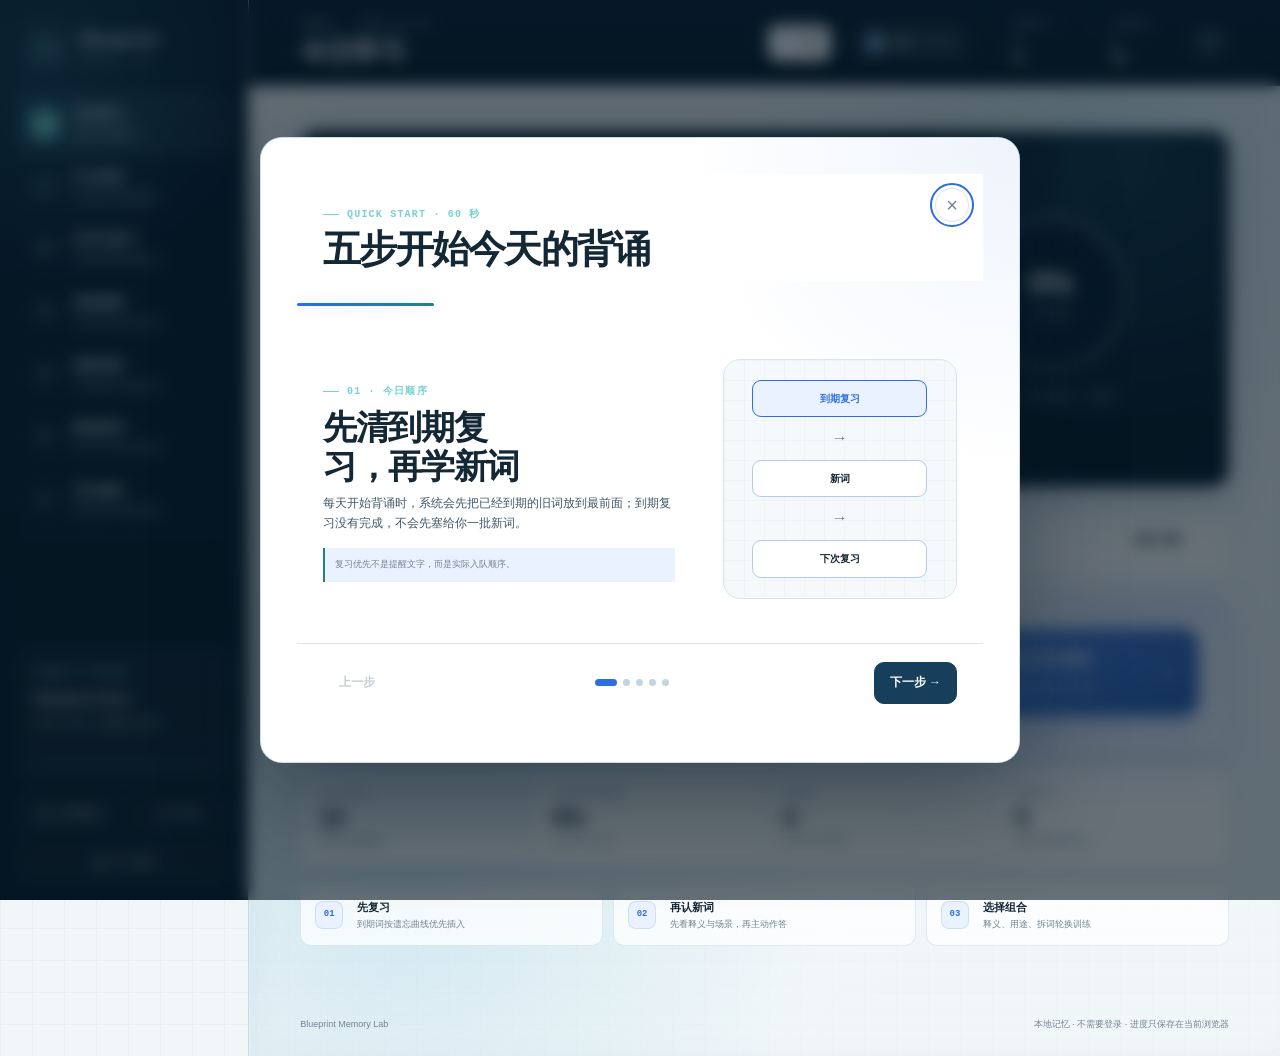
<file: index.html>
<!doctype html>
<html lang="zh-CN">
<head>
  <meta charset="utf-8">
  <meta name="viewport" content="width=device-width, initial-scale=1, viewport-fit=cover">
  <meta name="color-scheme" content="light dark">
  <meta name="theme-color" content="#0b2639">
  <meta name="description" content="UE5 Blueprint 中英词汇、场景逻辑与间隔复习学习网站">
  <title>Blueprint Memory Lab · UE5 蓝图记忆舱</title>
  <link rel="manifest" href="manifest.webmanifest">
  <link rel="icon" type="image/svg+xml" href="assets/app-icon.svg">
  <link rel="stylesheet" href="styles.css?v=1.2.13">
</head>
<body>
  <div class="app-shell">
    <aside class="sidebar" aria-label="主导航">
      <a class="brand" href="#today" data-route="today" aria-label="返回今日学习">
        <span class="brand-mark" aria-hidden="true">
          <svg viewBox="0 0 44 44" role="img">
            <path d="M7 13h10l5 9h10M7 31h10l5-9" fill="none" stroke="currentColor" stroke-width="2.2" stroke-linecap="round"/>
            <circle cx="7" cy="13" r="3.2" fill="currentColor"/>
            <circle cx="7" cy="31" r="3.2" fill="currentColor"/>
            <circle cx="32" cy="22" r="4" fill="none" stroke="currentColor" stroke-width="2.2"/>
          </svg>
        </span>
        <span>
          <strong>Blueprint</strong>
          <small>MEMORY LAB</small>
        </span>
      </a>

      <nav class="primary-nav">
        <button class="nav-item active" type="button" data-route="today">
          <span class="nav-index">01</span>
          <span><strong>今日学习</strong><small>新词与到期复习</small></span>
        </button>
        <button class="nav-item" type="button" data-route="wordlist">
          <span class="nav-index">02</span>
          <span><strong>今日词单</strong><small>今天的词与基础释义</small></span>
        </button>
        <button class="nav-item" type="button" data-route="learned">
          <span class="nav-index">03</span>
          <span><strong>已学与复习</strong><small>记忆档案和到期复习</small></span>
        </button>
        <button class="nav-item" type="button" data-route="library">
          <span class="nav-index">04</span>
          <span><strong>词典搜索</strong><small>中英双向查全部词条</small></span>
        </button>
        <button class="nav-item" type="button" data-route="scenarios">
          <span class="nav-index">05</span>
          <span><strong>场景串联</strong><small>节点因果与功能扩展</small></span>
        </button>
        <button class="nav-item" type="button" data-route="tutorials">
          <span class="nav-index">06</span>
          <span><strong>教程查询</strong><small>Epic 官方资料与跳转</small></span>
        </button>
        <button class="nav-item" type="button" data-route="memory">
          <span class="nav-index">07</span>
          <span><strong>记忆路线</strong><small>遗忘曲线与概念路线</small></span>
        </button>
      </nav>

      <div class="sidebar-note">
        <span class="overline">TODAY'S FOCUS</span>
        <strong id="sidebar-focus">先理解，再记忆</strong>
        <p id="sidebar-queue-copy">加载今日队列中…</p>
        <div class="mini-progress" aria-hidden="true"><span id="sidebar-progress-bar"></span></div>
      </div>

      <div class="sidebar-actions">
        <button class="icon-button" id="open-guide" type="button">
          <span class="guide-icon" aria-hidden="true">?</span>
          <span>使用教程</span>
        </button>
        <button class="icon-button theme-toggle" id="theme-toggle" type="button" aria-label="打开外观设置" aria-haspopup="dialog">
          <span class="theme-icon" aria-hidden="true"></span>
          <span id="theme-label">外观</span>
        </button>
        <button class="icon-button" id="open-settings" type="button">
          <span class="settings-icon" aria-hidden="true"></span>
          <span>学习设置</span>
        </button>
      </div>
    </aside>

    <div class="workspace">
      <header class="topbar">
        <div class="topbar-title">
          <button class="mobile-menu" id="mobile-menu" type="button" aria-label="打开导航" aria-expanded="false">
            <span></span><span></span>
          </button>
          <div>
            <span class="overline" id="page-kicker">TODAY · 2026-10-26</span>
            <h1 id="page-title">今日学习</h1>
          </div>
        </div>
        <div class="topbar-metrics">
          <button class="guide-button" id="guide-button" type="button" data-action="open-guide" aria-label="打开使用教程" aria-haspopup="dialog">
            <span aria-hidden="true">?</span>
            <b>教程</b>
          </button>
          <button class="appearance-quick" id="appearance-quick" type="button" aria-label="打开外观设置" aria-haspopup="dialog">
            <span class="appearance-quick-glyph" aria-hidden="true"></span>
            <span>外观</span>
            <small id="appearance-palette-label">深海蓝图</small>
          </button>
          <div class="top-stat">
            <span>连续学习</span>
            <strong><span id="top-streak">0</span> 天</strong>
          </div>
          <div class="top-stat">
            <span>长期记忆</span>
            <strong><span id="top-mastered">0</span> 词</strong>
          </div>
          <button class="avatar-button" type="button" aria-label="学习设置">BP</button>
        </div>
      </header>

      <main id="view-root" class="view-root" aria-live="polite"></main>
      <footer class="site-footer">
        <span>Blueprint Memory Lab</span>
        <span>本地记忆 · 不需要登录 · 进度只保存在当前浏览器</span>
      </footer>
    </div>
  </div>

  <button class="sidebar-backdrop" id="sidebar-backdrop" type="button" aria-label="关闭导航菜单" tabindex="-1"></button>

  <nav class="mobile-nav" aria-label="移动端主导航">
    <button class="mobile-nav-item active" type="button" data-route="today">
      <svg viewBox="0 0 24 24" aria-hidden="true"><path d="M4 10.5 12 4l8 6.5V20a1 1 0 0 1-1 1h-5v-6h-4v6H5a1 1 0 0 1-1-1z"/></svg>
      <span>今日</span>
    </button>
    <button class="mobile-nav-item" type="button" data-route="wordlist">
      <svg viewBox="0 0 24 24" aria-hidden="true"><path d="M6 4h12v16H6zM9 8h6M9 12h6M9 16h4"/></svg>
      <span>词单</span>
    </button>
    <button class="mobile-nav-item" type="button" data-route="learned">
      <svg viewBox="0 0 24 24" aria-hidden="true"><path d="M6 4h11a2 2 0 0 1 2 2v14H7a2 2 0 0 1-2-2V5a1 1 0 0 1 1-1ZM8 4v16M11 9h5"/></svg>
      <span>已学</span>
    </button>
    <button class="mobile-nav-item" type="button" data-route="library">
      <svg viewBox="0 0 24 24" aria-hidden="true"><circle cx="10.5" cy="10.5" r="5.5"/><path d="m15 15 4.5 4.5"/></svg>
      <span>词典</span>
    </button>
    <button class="mobile-nav-item" id="mobile-more" type="button" aria-label="打开更多栏目">
      <svg viewBox="0 0 24 24" aria-hidden="true"><circle cx="5" cy="12" r="1.5"/><circle cx="12" cy="12" r="1.5"/><circle cx="19" cy="12" r="1.5"/></svg>
      <span>更多</span>
    </button>
  </nav>

  <dialog class="guide-dialog" id="guide-dialog" aria-labelledby="guide-dialog-title">
    <div class="guide-dialog-shell">
      <header class="guide-dialog-head">
        <div>
          <span class="eyebrow">QUICK START · 60 秒</span>
          <h2 id="guide-dialog-title">五步开始今天的背诵</h2>
        </div>
        <button class="dialog-close" id="guide-dialog-close" type="button" aria-label="关闭使用教程">×</button>
      </header>
      <div class="guide-progress" id="guide-progress" aria-hidden="true"></div>
      <div id="guide-dialog-content"></div>
      <footer class="guide-dialog-footer">
        <button class="button button-ghost" type="button" data-guide-prev>上一步</button>
        <div class="guide-dots" id="guide-dots" aria-label="教程步骤"></div>
        <button class="button button-primary" type="button" data-guide-next>下一步</button>
      </footer>
    </div>
  </dialog>

  <dialog class="appearance-dialog" id="appearance-dialog" aria-labelledby="appearance-dialog-title">
    <div class="appearance-dialog-shell">
      <header class="appearance-dialog-head">
        <div>
          <span class="eyebrow">APPEARANCE LAB</span>
          <h2 id="appearance-dialog-title">把界面调成你舒服的样子</h2>
          <p>每套预设会同步调整侧边栏、顶部栏、主视觉与强调色，页面结构保持不变。</p>
        </div>
        <button class="dialog-close" id="appearance-dialog-close" type="button" aria-label="关闭外观设置">×</button>
      </header>

      <div class="appearance-preview" aria-label="当前外观预览">
        <div class="appearance-preview-frame">
          <div class="appearance-preview-nav" aria-hidden="true">
            <i></i><i></i><i></i>
          </div>
          <div class="appearance-preview-content">
            <span class="appearance-preview-kicker">TODAY'S FOCUS</span>
            <strong>Set Simulate Physics</strong>
            <p>设置是否模拟物理</p>
            <div class="appearance-preview-actions">
              <span>开始复习</span>
              <i aria-hidden="true"></i>
            </div>
          </div>
        </div>
        <div class="appearance-preview-meta">
          <span>当前方案</span>
          <strong id="appearance-preview-name">深海蓝图 · 浅色</strong>
          <small id="appearance-preview-glass">无磨砂玻璃</small>
        </div>
      </div>

      <section class="appearance-section" aria-labelledby="appearance-palette-heading">
        <div class="appearance-section-head">
          <div>
            <h3 id="appearance-palette-heading">主题预设</h3>
            <p>整套切换侧边栏、顶部栏、主视觉与强调色。</p>
          </div>
          <span>01</span>
        </div>
        <div class="appearance-palette-grid" id="appearance-palette-grid"></div>
      </section>

      <div class="appearance-two-column">
        <section class="appearance-section" aria-labelledby="appearance-mode-heading">
          <div class="appearance-section-head">
            <div>
              <h3 id="appearance-mode-heading">明暗模式</h3>
              <p>白天清爽，夜间压低亮度。</p>
            </div>
            <span>02</span>
          </div>
          <div class="appearance-segmented" id="appearance-theme-options" role="group" aria-label="明暗模式">
            <button type="button" data-appearance-theme="light">浅色</button>
            <button type="button" data-appearance-theme="dark">深色</button>
          </div>
        </section>

        <section class="appearance-section" aria-labelledby="appearance-glass-heading">
          <div class="appearance-section-head">
            <div>
              <h3 id="appearance-glass-heading">玻璃质感</h3>
              <p>选择普通磨砂强度；液态玻璃在下方单独调节。</p>
            </div>
            <span>03</span>
          </div>
          <div class="appearance-glass-grid" id="appearance-glass-options" role="group" aria-label="玻璃质感">
            <button type="button" data-appearance-glass="off"><i></i><span>关闭</span></button>
            <button type="button" data-appearance-glass="soft"><i></i><span>轻磨砂</span></button>
            <button type="button" data-appearance-glass="strong"><i></i><span>深磨砂</span></button>
          </div>
          <p class="appearance-support-note" id="appearance-support-note" hidden>当前浏览器不支持背景模糊，已自动使用不透明背景。</p>
        </section>
      </div>

      <section class="appearance-section liquid-glass-section" id="liquid-glass-section" aria-labelledby="liquid-glass-heading">
        <div class="appearance-section-head">
          <div>
            <h3 id="liquid-glass-heading">液态玻璃 · 独立控制</h3>
            <p>与普通磨砂分开，可细调折射深度、高光流动和边缘折射。</p>
          </div>
          <span>04</span>
        </div>
        <div class="liquid-glass-console" id="liquid-glass-console">
          <button class="liquid-glass-master" type="button" data-liquid-toggle aria-pressed="false">
            <span class="liquid-glass-orb" aria-hidden="true"><i></i></span>
            <span class="liquid-glass-copy">
              <strong>启用液态玻璃</strong>
              <small id="liquid-glass-summary">平衡折射 · 缓慢流动 · 柔和边缘</small>
            </span>
            <span class="liquid-glass-switch" aria-hidden="true"><i></i></span>
          </button>
          <div class="liquid-glass-options" id="liquid-glass-options">
            <div class="liquid-glass-group">
              <span class="liquid-glass-group-label">折射层次</span>
              <div class="liquid-glass-segmented" role="group" aria-label="液态玻璃折射层次">
                <button type="button" data-liquid-depth="clear" aria-pressed="false"><strong>1×</strong><span>清透</span></button>
                <button type="button" data-liquid-depth="balanced" aria-pressed="false"><strong>2×</strong><span>平衡</span></button>
                <button type="button" data-liquid-depth="deep" aria-pressed="false"><strong>3×</strong><span>深邃</span></button>
              </div>
            </div>
            <div class="liquid-glass-group">
              <span class="liquid-glass-group-label">高光流动</span>
              <div class="liquid-glass-segmented" role="group" aria-label="液态玻璃高光流动">
                <button type="button" data-liquid-flow="still" aria-pressed="false"><strong>—</strong><span>静止</span></button>
                <button type="button" data-liquid-flow="gentle" aria-pressed="false"><strong>≈</strong><span>缓慢</span></button>
                <button type="button" data-liquid-flow="lively" aria-pressed="false"><strong>≋</strong><span>活跃</span></button>
              </div>
            </div>
            <div class="liquid-glass-group">
              <span class="liquid-glass-group-label">边缘折射</span>
              <div class="liquid-glass-segmented is-pair" role="group" aria-label="液态玻璃边缘折射">
                <button type="button" data-liquid-gloss="soft" aria-pressed="false"><strong>○</strong><span>柔光</span></button>
                <button type="button" data-liquid-gloss="bright" aria-pressed="false"><strong>✦</strong><span>晶亮</span></button>
              </div>
            </div>
          </div>
        </div>
      </section>

      <section class="appearance-section appearance-custom-section" id="appearance-custom-row" aria-labelledby="appearance-custom-heading">
        <div class="appearance-section-head">
          <div>
            <h3 id="appearance-custom-heading">自定义主题</h3>
            <p>“全界面联动”会让页面背景、卡片、文字和描边一起跟随；需要保留原有冷色结构时可切到“仅强调色”。</p>
          </div>
          <span>05</span>
        </div>
        <div class="appearance-segmented appearance-custom-scope" role="group" aria-label="自定义主题作用范围">
          <button type="button" data-custom-scope="full" aria-pressed="true">全界面联动</button>
          <button type="button" data-custom-scope="accent" aria-pressed="false">仅强调色与侧边栏</button>
        </div>
        <div class="appearance-custom-controls">
          <label class="appearance-color-control" for="custom-sidebar">
            <span>侧边栏</span>
            <input id="custom-sidebar" type="color" value="#0c2437" aria-label="自定义侧边栏底色">
            <code id="custom-sidebar-value">#0C2437</code>
          </label>
          <label class="appearance-color-control" for="custom-accent">
            <span>主题色</span>
            <input id="custom-accent" type="color" value="#2d6cdf" aria-label="自定义主题色">
            <code id="custom-accent-value">#2D6CDF</code>
          </label>
        </div>
        <div class="appearance-custom-note">
          <span>联动项目</span>
          <p>侧边栏、顶部栏、页面底色、网格、卡片、文字、描边、按钮、进度与专注背诵背景。</p>
        </div>
      </section>

      <footer class="appearance-dialog-footer">
        <p>设置会自动保存在当前设备，不需要登录。</p>
        <button class="button button-ghost" id="appearance-reset" type="button">恢复默认外观</button>
      </footer>
    </div>
  </dialog>

  <dialog class="term-dialog" id="term-dialog" aria-labelledby="term-dialog-title">
    <div class="term-dialog-layout">
      <div class="term-dialog-shell">
        <button class="dialog-close" id="term-dialog-close" type="button" aria-label="关闭词条详情">×</button>
        <div id="term-dialog-content"></div>
      </div>
      <aside class="word-lookup-card" id="word-lookup-card" aria-live="polite" hidden></aside>
    </div>
  </dialog>

  <dialog class="limit-add-dialog" id="limit-add-dialog" aria-labelledby="limit-add-title">
    <div class="limit-add-shell">
      <span class="eyebrow">TODAY LIST · LIMIT</span>
      <h2 id="limit-add-title">今日词单已满</h2>
      <p id="limit-add-copy">请选择本次新词的加入方式。</p>
      <div class="limit-add-options">
        <button class="limit-add-choice is-overflow" type="button" data-action="limit-add-over">
          <span>本次超额加入</span>
          <strong id="limit-add-over-count">多加入 1 个词</strong>
          <small>仅本次任务超过预设上限，不改每日设置</small>
        </button>
        <button class="limit-add-choice is-replace" type="button" data-action="limit-add-replace">
          <span>顶替最后一位</span>
          <strong id="limit-add-replace-word">替换最后一个未完成词</strong>
          <small>被替换的词顺延到明天</small>
        </button>
      </div>
      <button class="limit-add-cancel" type="button" data-action="limit-add-cancel">先不加入</button>
    </div>
  </dialog>

  <aside class="word-lookup-card is-floating" id="floating-word-card" aria-live="polite" hidden></aside>

  <div class="toast-region" id="toast-region" aria-live="polite" aria-atomic="true"></div>

  <script src="data.js?v=1.2.13"></script>
  <script src="data-extensions.js?v=1.2.13"></script>
  <script src="dictionary-reference.js?v=1.2.13"></script>
  <script src="blueprint-api-catalog.js?v=1.2.13"></script>
  <script src="blueprint-class-api-catalog.js?v=1.2.13"></script>
  <script src="app.js?v=1.2.13"></script>
</body>
</html>
</file>
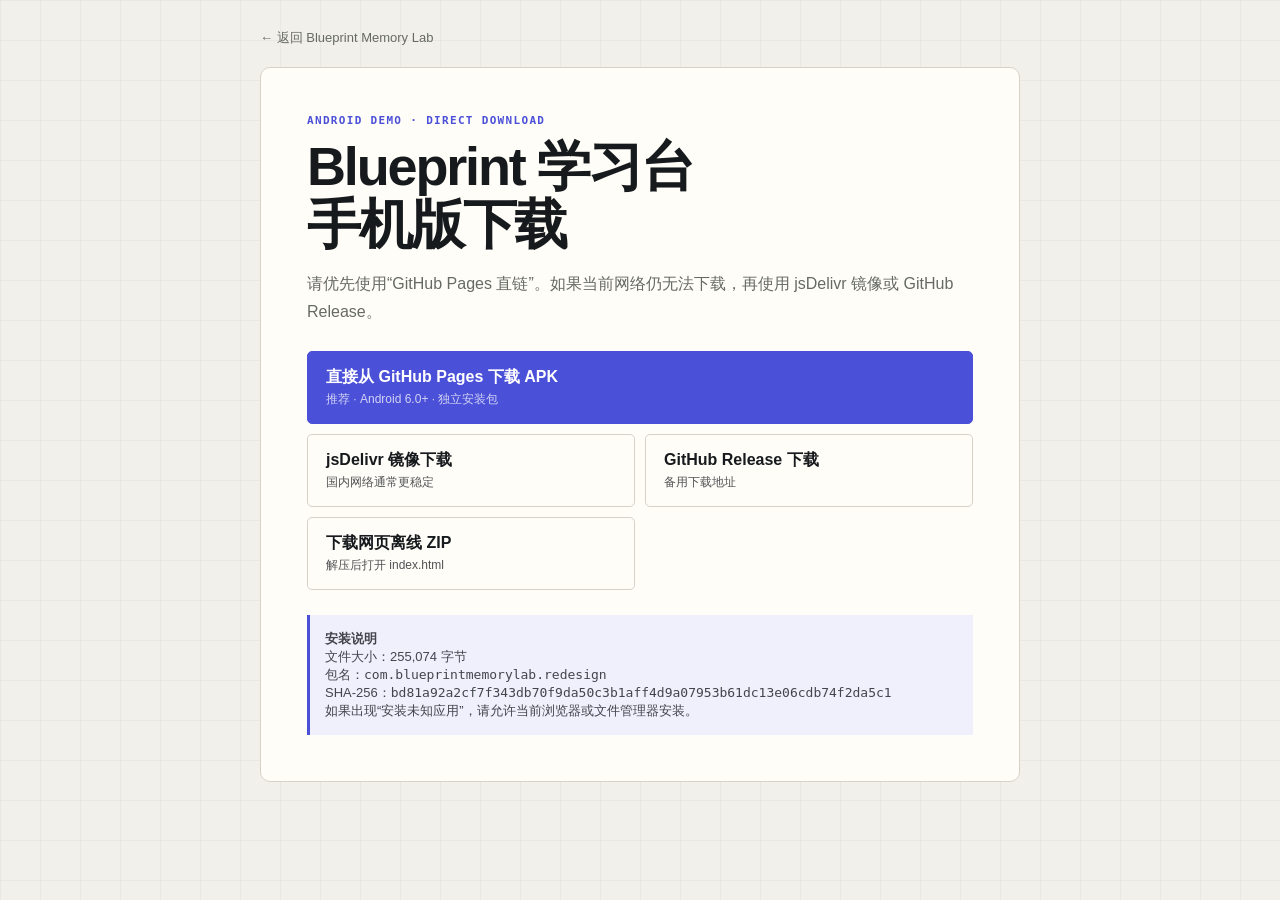
<file: download-demo.html>
<!doctype html>
<html lang="zh-CN">
<head>
  <meta charset="utf-8">
  <meta name="viewport" content="width=device-width, initial-scale=1">
  <meta name="theme-color" content="#141a20">
  <title>下载 Blueprint 学习台 Demo</title>
  <style>
    :root {
      color-scheme: light;
      --bg: #f2f0ea;
      --surface: #fffdf8;
      --ink: #171a1d;
      --muted: #666a65;
      --line: #d7d2c7;
      --accent: #4b50d8;
    }
    * { box-sizing: border-box; }
    body {
      margin: 0;
      min-height: 100vh;
      padding: 28px 18px 50px;
      background:
        linear-gradient(rgba(32,38,42,.045) 1px, transparent 1px),
        linear-gradient(90deg, rgba(32,38,42,.045) 1px, transparent 1px),
        var(--bg);
      background-size: 40px 40px;
      color: var(--ink);
      font-family: "Segoe UI", Roboto, "PingFang SC", "Microsoft YaHei", sans-serif;
    }
    main { width: min(760px, 100%); margin: 0 auto; }
    .back { color: var(--muted); font-size: 13px; text-decoration: none; }
    article {
      margin-top: 20px;
      padding: clamp(24px, 6vw, 46px);
      border: 1px solid var(--line);
      border-radius: 10px;
      background: var(--surface);
    }
    .label {
      margin: 0;
      color: var(--accent);
      font: 700 11px Consolas, monospace;
      letter-spacing: .12em;
    }
    h1 {
      margin: 10px 0 12px;
      font-size: clamp(32px, 8vw, 54px);
      line-height: 1.08;
      letter-spacing: -.04em;
    }
    p { color: var(--muted); line-height: 1.75; }
    .actions { display: grid; gap: 10px; margin: 25px 0; }
    a.button {
      display: block;
      padding: 15px 18px;
      border: 1px solid var(--line);
      border-radius: 5px;
      color: var(--ink);
      text-decoration: none;
    }
    a.primary {
      border-color: var(--accent);
      background: var(--accent);
      color: #fff;
    }
    a.button strong { display: block; font-size: 16px; }
    a.button span { display: block; margin-top: 3px; color: inherit; opacity: .75; font-size: 12px; }
    .facts {
      padding: 15px;
      border-left: 3px solid var(--accent);
      background: #f0effc;
      color: #42464c;
      font-size: 13px;
    }
    code { overflow-wrap: anywhere; }
    @media (min-width: 640px) { .actions { grid-template-columns: 1fr 1fr; } .primary { grid-column: 1 / -1; } }
  </style>
</head>
<body>
  <main>
    <a class="back" href="./">← 返回 Blueprint Memory Lab</a>
    <article>
      <p class="label">ANDROID DEMO · DIRECT DOWNLOAD</p>
      <h1>Blueprint 学习台<br>手机版下载</h1>
      <p>请优先使用“GitHub Pages 直链”。如果当前网络仍无法下载，再使用 jsDelivr 镜像或 GitHub Release。</p>
      <div class="actions">
        <a class="button primary" href="./downloads/Blueprint-Study-Redesign-v1.1.0.apk" download>
          <strong>直接从 GitHub Pages 下载 APK</strong>
          <span>推荐 · Android 6.0+ · 独立安装包</span>
        </a>
        <a class="button" href="https://cdn.jsdelivr.net/gh/hyx3251591466/ue5-blueprint-memory-lab@demo/release/Blueprint-Study-Redesign-v1.1.0.apk">
          <strong>jsDelivr 镜像下载</strong>
          <span>国内网络通常更稳定</span>
        </a>
        <a class="button" href="https://github.com/hyx3251591466/ue5-blueprint-memory-lab/releases/download/demo-v1.1.0/Blueprint-Study-Redesign-v1.1.0.apk">
          <strong>GitHub Release 下载</strong>
          <span>备用下载地址</span>
        </a>
        <a class="button" href="./downloads/Blueprint-Study-Redesign-Web-v1.1.0.zip">
          <strong>下载网页离线 ZIP</strong>
          <span>解压后打开 index.html</span>
        </a>
      </div>
      <div class="facts">
        <strong>安装说明</strong><br>
        文件大小：255,074 字节<br>
        包名：<code>com.blueprintmemorylab.redesign</code><br>
        SHA-256：<code>bd81a92a2cf7f343db70f9da50c3b1aff4d9a07953b61dc13e06cdb74f2da5c1</code><br>
        如果出现“安装未知应用”，请允许当前浏览器或文件管理器安装。
      </div>
    </article>
  </main>
</body>
</html>
</file>
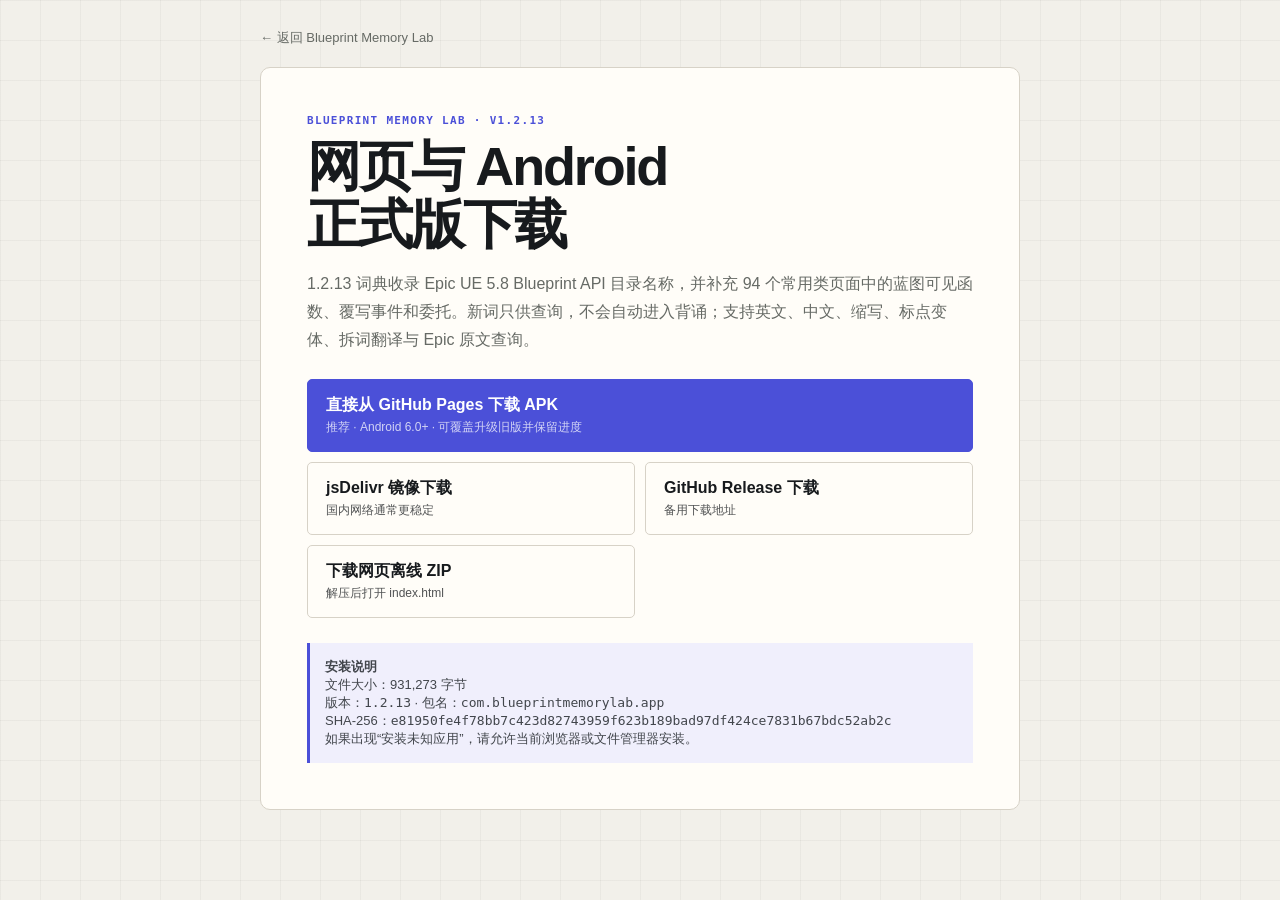
<file: download.html>
<!doctype html>
<html lang="zh-CN">
<head>
  <meta charset="utf-8">
  <meta name="viewport" content="width=device-width, initial-scale=1">
  <meta name="theme-color" content="#141a20">
  <title>下载 Blueprint Memory Lab v1.2.13</title>
  <style>
    :root {
      color-scheme: light;
      --bg: #f2f0ea;
      --surface: #fffdf8;
      --ink: #171a1d;
      --muted: #666a65;
      --line: #d7d2c7;
      --accent: #4b50d8;
    }
    * { box-sizing: border-box; }
    body {
      margin: 0;
      min-height: 100vh;
      padding: 28px 18px 50px;
      background:
        linear-gradient(rgba(32,38,42,.045) 1px, transparent 1px),
        linear-gradient(90deg, rgba(32,38,42,.045) 1px, transparent 1px),
        var(--bg);
      background-size: 40px 40px;
      color: var(--ink);
      font-family: "Segoe UI", Roboto, "PingFang SC", "Microsoft YaHei", sans-serif;
    }
    main { width: min(760px, 100%); margin: 0 auto; }
    .back { color: var(--muted); font-size: 13px; text-decoration: none; }
    article {
      margin-top: 20px;
      padding: clamp(24px, 6vw, 46px);
      border: 1px solid var(--line);
      border-radius: 10px;
      background: var(--surface);
    }
    .label {
      margin: 0;
      color: var(--accent);
      font: 700 11px Consolas, monospace;
      letter-spacing: .12em;
    }
    h1 {
      margin: 10px 0 12px;
      font-size: clamp(32px, 8vw, 54px);
      line-height: 1.08;
      letter-spacing: -.04em;
    }
    p { color: var(--muted); line-height: 1.75; }
    .actions { display: grid; gap: 10px; margin: 25px 0; }
    a.button {
      display: block;
      padding: 15px 18px;
      border: 1px solid var(--line);
      border-radius: 5px;
      color: var(--ink);
      text-decoration: none;
    }
    a.primary {
      border-color: var(--accent);
      background: var(--accent);
      color: #fff;
    }
    a.button strong { display: block; font-size: 16px; }
    a.button span { display: block; margin-top: 3px; color: inherit; opacity: .75; font-size: 12px; }
    .facts {
      padding: 15px;
      border-left: 3px solid var(--accent);
      background: #f0effc;
      color: #42464c;
      font-size: 13px;
    }
    code { overflow-wrap: anywhere; }
    @media (min-width: 640px) { .actions { grid-template-columns: 1fr 1fr; } .primary { grid-column: 1 / -1; } }
  </style>
</head>
<body>
  <main>
    <a class="back" href="./">← 返回 Blueprint Memory Lab</a>
    <article>
      <p class="label">BLUEPRINT MEMORY LAB · V1.2.13</p>
      <h1>网页与 Android<br>正式版下载</h1>
      <p>1.2.13 词典收录 Epic UE 5.8 Blueprint API 目录名称，并补充 94 个常用类页面中的蓝图可见函数、覆写事件和委托。新词只供查询，不会自动进入背诵；支持英文、中文、缩写、标点变体、拆词翻译与 Epic 原文查询。</p>
      <div class="actions">
        <a class="button primary" href="./downloads/Blueprint-Memory-Lab-v1.2.13-universal.apk" download>
          <strong>直接从 GitHub Pages 下载 APK</strong>
          <span>推荐 · Android 6.0+ · 可覆盖升级旧版并保留进度</span>
        </a>
        <a class="button" href="https://cdn.jsdelivr.net/gh/hyx3251591466/ue5-blueprint-memory-lab@main/downloads/Blueprint-Memory-Lab-v1.2.13-universal.apk">
          <strong>jsDelivr 镜像下载</strong>
          <span>国内网络通常更稳定</span>
        </a>
        <a class="button" href="https://github.com/hyx3251591466/ue5-blueprint-memory-lab/releases/download/v1.2.13/Blueprint-Memory-Lab-v1.2.13-universal.apk">
          <strong>GitHub Release 下载</strong>
          <span>备用下载地址</span>
        </a>
        <a class="button" href="./downloads/Blueprint-Memory-Lab-Web-v1.2.13.zip">
          <strong>下载网页离线 ZIP</strong>
          <span>解压后打开 index.html</span>
        </a>
      </div>
      <div class="facts">
        <strong>安装说明</strong><br>
         文件大小：931,273 字节<br>
         版本：<code>1.2.13</code> · 包名：<code>com.blueprintmemorylab.app</code><br>
         SHA-256：<code>e81950fe4f78bb7c423d82743959f623b189bad97df424ce7831b67bdc52ab2c</code><br>
        如果出现“安装未知应用”，请允许当前浏览器或文件管理器安装。
      </div>
    </article>
  </main>
</body>
</html>
</file>
<file: styles.css>
/* Reference dictionary uses the same theme tokens as the learning views. */
.sr-only { position: absolute; width: 1px; height: 1px; padding: 0; margin: -1px; overflow: hidden; clip-path: inset(50%); white-space: nowrap; border: 0; }
.dictionary-scopes {
  display: flex;
  flex-wrap: wrap;
  gap: 8px;
  margin: 18px 0 10px;
}
.dictionary-scope {
  display: inline-flex;
  align-items: center;
  justify-content: center;
  gap: 10px;
  min-height: 44px;
  padding: 10px 16px;
  border: 1px solid var(--line);
  border-radius: 12px;
  color: var(--ink-soft);
  background: var(--surface);
  font: inherit;
  font-size: 12px;
  cursor: pointer;
  transition: background-color 180ms ease, color 180ms ease, border-color 180ms ease;
}
.dictionary-scope span { color: var(--muted); font: 11px var(--font-mono); }
.dictionary-scope.is-active { border-color: var(--blue); color: var(--blue); background: var(--blue-soft); }
.dictionary-scope.is-active span { color: inherit; }
.dictionary-scope:focus-visible { outline: 2px solid var(--blue); outline-offset: 3px; }
.dictionary-coverage { margin: 0 0 18px; color: var(--muted); font-size: 11px; line-height: 1.8; }
.dictionary-official {
  display: flex;
  align-items: center;
  justify-content: space-between;
  gap: 16px;
  margin: 0 0 20px;
  padding: 16px 18px;
  border: 1px solid var(--line);
  border-radius: var(--radius-md);
  background: var(--surface-soft);
}
.dictionary-official div { min-width: 0; }
.dictionary-official strong { display: block; color: var(--ink); font-size: 12px; }
.dictionary-official span { display: block; margin-top: 5px; color: var(--muted); font-size: 11px; line-height: 1.7; overflow-wrap: anywhere; }
.dictionary-official .button { flex-shrink: 0; }
.tag.reference { color: var(--blue); background: var(--blue-soft); }
.dictionary-source p { color: var(--ink-soft); line-height: 1.8; }
@media (max-width: 600px) {
  .dictionary-scopes { display: grid; grid-template-columns: repeat(3, minmax(0, 1fr)); gap: 6px; }
  .dictionary-scope { flex-direction: column; gap: 5px; padding: 10px 5px; font-size: 11px; }
  .dictionary-official { align-items: stretch; flex-direction: column; padding: 14px; gap: 12px; }
  .dictionary-official .button { align-self: flex-start; min-height: 44px; }
}
@media (prefers-reduced-motion: reduce) { .dictionary-scope { transition: none; } }

:root {
  color-scheme: light;
  --font-sans: "Inter", "Segoe UI", "PingFang SC", "Microsoft YaHei", "Noto Sans CJK SC", sans-serif;
  --font-mono: "Cascadia Code", "SFMono-Regular", Consolas, monospace;
  --bg: #f2f6f8;
  --bg-grid: rgba(21, 76, 105, 0.055);
  --surface: #ffffff;
  --surface-soft: #f7fafb;
  --surface-raised: #ffffff;
  --ink: #122333;
  --ink-soft: #3e5364;
  --muted: #6f8290;
  --line: #dce6eb;
  --line-strong: #c7d6df;
  --navy: #0f2c43;
  --navy-2: #173e5b;
  --blue: #2d6cdf;
  --blue-soft: #eaf1ff;
  --teal: #1d8b86;
  --teal-soft: #e7f6f3;
  --amber: #c88727;
  --amber-soft: #fff4df;
  --green: #27855d;
  --green-soft: #e5f6ed;
  --red: #b94c45;
  --red-soft: #fceae8;
  --violet: #7258af;
  --violet-soft: #f0ebfb;
  --shadow-sm: 0 3px 14px rgba(24, 56, 76, 0.055);
  --shadow-md: 0 14px 38px rgba(24, 56, 76, 0.1);
  --radius-sm: 10px;
  --radius-md: 13px;
  --radius-lg: 18px;
  --sidebar-width: 248px;
}

:root[data-theme="dark"] {
  color-scheme: dark;
  --bg: #09131c;
  --bg-grid: rgba(132, 184, 213, 0.06);
  --surface: #10202c;
  --surface-soft: #132735;
  --surface-raised: #162b39;
  --ink: #edf5fa;
  --ink-soft: #b8cad5;
  --muted: #859dac;
  --line: #24404f;
  --line-strong: #355568;
  --navy: #071521;
  --navy-2: #102c41;
  --blue: #71a7ff;
  --blue-soft: #142c4d;
  --teal: #5bd1c8;
  --teal-soft: #113834;
  --amber: #efbd69;
  --amber-soft: #3b2d18;
  --green: #69d49d;
  --green-soft: #133729;
  --red: #ff928a;
  --red-soft: #3d1e20;
  --violet: #b8a0f0;
  --violet-soft: #2b2340;
  --shadow-sm: 0 8px 24px rgba(0, 0, 0, 0.17);
  --shadow-md: 0 18px 55px rgba(0, 0, 0, 0.25);
}

* {
  box-sizing: border-box;
}

html {
  scroll-behavior: auto;
}

body {
  margin: 0;
  min-width: 320px;
  min-height: 100vh;
  background-color: var(--bg);
  background-image:
    linear-gradient(var(--bg-grid) 1px, transparent 1px),
    linear-gradient(90deg, var(--bg-grid) 1px, transparent 1px);
  background-size: 32px 32px;
  color: var(--ink);
  font-family: var(--font-sans);
  line-height: 1.55;
  text-rendering: optimizeLegibility;
}

html.modal-open,
body.modal-open {
  overflow: hidden !important;
  overscroll-behavior: none;
}

button,
input,
select,
textarea {
  font: inherit;
}

button,
a {
  -webkit-tap-highlight-color: transparent;
}

button {
  color: inherit;
}

button:focus-visible,
a:focus-visible,
input:focus-visible,
select:focus-visible,
textarea:focus-visible,
summary:focus-visible {
  outline: 2px solid var(--blue);
  outline-offset: 3px;
}

a {
  color: inherit;
  text-decoration: none;
}

svg {
  display: block;
}

h1,
h2,
h3 {
  text-wrap: balance;
}

::selection {
  background: color-mix(in srgb, var(--blue) 22%, transparent);
}

.app-shell {
  display: grid;
  grid-template-columns: var(--sidebar-width) minmax(0, 1fr);
  min-height: 100vh;
}

.sidebar {
  position: sticky;
  top: 0;
  z-index: 20;
  display: flex;
  flex-direction: column;
  height: 100vh;
  overflow: hidden;
  padding: 24px 18px 18px;
  background:
    radial-gradient(circle at 18% 8%, rgba(72, 163, 199, 0.2), transparent 24%),
    linear-gradient(180deg, #0c2437, #0a1d2d 78%);
  color: #edf7fc;
}

.sidebar::after {
  content: "";
  position: absolute;
  inset: 0;
  pointer-events: none;
  opacity: 0.25;
  background-image:
    linear-gradient(rgba(185, 225, 238, 0.08) 1px, transparent 1px),
    linear-gradient(90deg, rgba(185, 225, 238, 0.08) 1px, transparent 1px);
  background-size: 24px 24px;
  mask-image: linear-gradient(to bottom, black, transparent 65%);
}

.sidebar > * {
  position: relative;
  z-index: 1;
}

.brand {
  display: flex;
  align-items: center;
  gap: 12px;
  min-height: 48px;
  padding: 0 8px;
}

.brand-mark {
  display: grid;
  width: 42px;
  height: 42px;
  flex: 0 0 auto;
  place-items: center;
  border: 1px solid rgba(153, 211, 231, 0.3);
  border-radius: 13px;
  background: rgba(255, 255, 255, 0.06);
  color: #75d4db;
}

.brand-mark svg {
  width: 32px;
  height: 32px;
}

.brand strong {
  display: block;
  font-size: 17px;
  font-weight: 700;
  letter-spacing: 0.02em;
}

.brand small {
  display: block;
  margin-top: 1px;
  color: #7fa1b5;
  font-family: var(--font-mono);
  font-size: 9px;
  letter-spacing: 0.19em;
}

.primary-nav {
  display: grid;
  gap: 3px;
  margin-top: 22px;
  min-height: 0;
  overflow-y: auto;
}

.nav-item {
  display: grid;
  grid-template-columns: 30px 1fr;
  gap: 11px;
  align-items: center;
  width: 100%;
  min-height: 50px;
  padding: 10px 12px;
  border: 1px solid transparent;
  border-radius: 12px;
  background: transparent;
  color: #b7cad6;
  text-align: left;
  cursor: pointer;
  transition: background 160ms ease, color 160ms ease, border-color 160ms ease;
}

.nav-item:hover {
  background: rgba(255, 255, 255, 0.055);
  color: #ffffff;
}

.nav-item.active {
  border-color: rgba(112, 202, 211, 0.22);
  background: linear-gradient(90deg, rgba(54, 142, 166, 0.24), rgba(255, 255, 255, 0.055));
  color: #ffffff;
}

.nav-index {
  display: grid;
  width: 28px;
  height: 28px;
  place-items: center;
  border-radius: 8px;
  background: rgba(255, 255, 255, 0.06);
  color: #72cbd1;
  font-family: var(--font-mono);
  font-size: 10px;
}

.nav-item.active .nav-index {
  background: #44aeb2;
  color: #061925;
}

.nav-item strong,
.nav-item small {
  display: block;
}

.nav-item strong {
  font-size: 13px;
  font-weight: 600;
}

.nav-item small {
  margin-top: 2px;
  color: #7893a4;
  font-size: 10px;
}

.sidebar-note {
  margin-top: auto;
  padding: 16px;
  border: 1px solid rgba(140, 199, 220, 0.16);
  border-radius: 16px;
  background: rgba(255, 255, 255, 0.045);
}

.overline {
  display: block;
  color: var(--muted);
  font-family: var(--font-mono);
  font-size: 10px;
  font-weight: 600;
  letter-spacing: 0.12em;
  text-transform: uppercase;
}

.sidebar-note .overline {
  color: #72cbd1;
}

.sidebar-note strong {
  display: block;
  margin-top: 7px;
  font-size: 13px;
}

.sidebar-note p {
  min-height: 34px;
  margin: 6px 0 12px;
  color: #91a9b8;
  font-size: 11px;
}

.mini-progress {
  height: 4px;
  overflow: hidden;
  border-radius: 999px;
  background: rgba(255, 255, 255, 0.08);
}

.mini-progress span {
  display: block;
  width: 0;
  height: 100%;
  border-radius: inherit;
  background: #61c8c7;
  transition: width 220ms ease;
}

.sidebar-actions {
  display: grid;
  grid-template-columns: 1fr 1fr;
  gap: 8px;
  margin-top: 12px;
}

.icon-button {
  display: flex;
  align-items: center;
  justify-content: center;
  gap: 6px;
  min-height: 40px;
  padding: 8px;
  border: 1px solid rgba(139, 180, 200, 0.16);
  border-radius: 10px;
  background: rgba(255, 255, 255, 0.035);
  color: #aec3cf;
  font-size: 11px;
  cursor: pointer;
}

.icon-button:hover {
  border-color: rgba(139, 205, 219, 0.32);
  background: rgba(255, 255, 255, 0.07);
  color: #ffffff;
}

.theme-icon {
  width: 12px;
  height: 12px;
  border: 1.5px solid currentColor;
  border-radius: 50%;
  box-shadow: 7px -6px 0 -4px currentColor;
}

.settings-icon {
  position: relative;
  width: 13px;
  height: 12px;
  border-top: 1.5px solid currentColor;
  border-bottom: 1.5px solid currentColor;
}

.settings-icon::before,
.settings-icon::after {
  content: "";
  position: absolute;
  left: 3px;
  width: 7px;
  height: 1.5px;
  background: currentColor;
}

.settings-icon::before {
  top: 3px;
}

.settings-icon::after {
  top: 7px;
}

.workspace {
  min-width: 0;
}

.topbar {
  position: sticky;
  top: 0;
  z-index: 15;
  display: flex;
  align-items: center;
  justify-content: space-between;
  min-height: 84px;
  padding: 16px clamp(22px, 4vw, 52px);
  border-bottom: 1px solid color-mix(in srgb, var(--line) 78%, transparent);
  background: var(--bg);
  background: color-mix(in srgb, var(--bg) 88%, transparent);
  backdrop-filter: blur(16px);
}

.topbar-title {
  display: flex;
  align-items: center;
  gap: 12px;
}

.topbar h1 {
  margin: 3px 0 0;
  font-size: clamp(20px, 2.1vw, 27px);
  line-height: 1.2;
  letter-spacing: -0.035em;
}

.topbar-metrics {
  display: flex;
  align-items: center;
  gap: 24px;
}

.top-stat {
  min-width: 76px;
  padding-left: 20px;
  border-left: 1px solid var(--line);
}

.top-stat span,
.top-stat strong {
  display: block;
}

.top-stat span {
  color: var(--muted);
  font-size: 10px;
}

.top-stat strong {
  margin-top: 2px;
  font-size: 13px;
}

.avatar-button {
  display: grid;
  width: 38px;
  height: 38px;
  place-items: center;
  border: 1px solid var(--line);
  border-radius: 50%;
  background: var(--surface);
  color: var(--blue);
  font-family: var(--font-mono);
  font-size: 11px;
  font-weight: 700;
  cursor: pointer;
  box-shadow: var(--shadow-sm);
}

.mobile-menu {
  display: none;
  width: 40px;
  height: 40px;
  border: 1px solid var(--line);
  border-radius: 10px;
  background: var(--surface);
  cursor: pointer;
}

.mobile-menu span {
  display: block;
  width: 16px;
  height: 1.5px;
  margin: 4px auto;
  background: var(--ink);
}

.view-root {
  width: min(100%, 1480px);
  min-height: calc(100vh - 150px);
  margin: 0 auto;
  padding: clamp(24px, 3.5vw, 46px) clamp(22px, 4vw, 52px) 34px;
}

.view-enter {
  animation: view-enter 240ms cubic-bezier(0.22, 1, 0.36, 1) both;
}

@keyframes view-enter {
  from { opacity: 0; transform: translateY(4px); }
  to { opacity: 1; transform: translateY(0); }
}

.page-intro {
  display: flex;
  align-items: flex-end;
  justify-content: space-between;
  gap: 28px;
  margin-bottom: 26px;
}

.page-intro h2 {
  margin: 7px 0 6px;
  font-size: clamp(25px, 3vw, 36px);
  line-height: 1.16;
  letter-spacing: -0.045em;
}

.page-intro p {
  max-width: 680px;
  margin: 0;
  color: var(--muted);
  font-size: 13px;
}

.eyebrow {
  display: inline-flex;
  align-items: center;
  gap: 8px;
  color: var(--teal);
  font-family: var(--font-mono);
  font-size: 10px;
  font-weight: 700;
  letter-spacing: 0.12em;
}

.eyebrow::before {
  content: "";
  width: 16px;
  height: 1px;
  background: currentColor;
}

.button {
  display: inline-flex;
  align-items: center;
  justify-content: center;
  gap: 8px;
  min-height: 42px;
  padding: 9px 15px;
  border: 1px solid var(--line);
  border-radius: 10px;
  background: var(--surface);
  color: var(--ink);
  font-size: 12px;
  font-weight: 600;
  cursor: pointer;
  transition: transform 150ms ease, border-color 150ms ease, background 150ms ease;
}

.button:hover {
  transform: translateY(-1px);
  border-color: var(--line-strong);
  background: var(--surface-soft);
}

.button-primary {
  border-color: var(--navy-2);
  background: var(--navy-2);
  color: #ffffff;
}

.button-primary:hover {
  border-color: var(--navy);
  background: var(--navy);
}

.button-blue {
  border-color: var(--blue);
  background: var(--blue);
  color: #ffffff;
}

.button-blue:hover {
  background: color-mix(in srgb, var(--blue) 88%, #000000);
}

.button-ghost {
  border-color: transparent;
  background: transparent;
  color: var(--muted);
}

.button-soft {
  border-color: color-mix(in srgb, var(--blue) 18%, var(--line));
  background: var(--blue-soft);
  color: var(--blue);
}

.button-danger {
  border-color: color-mix(in srgb, var(--red) 28%, var(--line));
  background: var(--red-soft);
  color: var(--red);
}

.button kbd {
  padding: 1px 5px;
  border: 1px solid color-mix(in srgb, currentColor 24%, transparent);
  border-radius: 4px;
  background: color-mix(in srgb, currentColor 8%, transparent);
  font-family: var(--font-mono);
  font-size: 9px;
  font-weight: 400;
}

.dashboard-hero {
  position: relative;
  display: grid;
  grid-template-columns: minmax(0, 1.4fr) minmax(280px, 0.6fr);
  gap: 28px;
  overflow: hidden;
  padding: clamp(24px, 3vw, 38px);
  border: 1px solid var(--line);
  border-radius: var(--radius-lg);
  background: var(--surface);
  box-shadow: var(--shadow-sm);
}

.dashboard-hero::before {
  content: "";
  position: absolute;
  top: -90px;
  right: 18%;
  width: 230px;
  height: 230px;
  border: 1px solid color-mix(in srgb, var(--teal) 18%, transparent);
  border-radius: 50%;
  box-shadow:
    0 0 0 40px color-mix(in srgb, var(--teal) 4%, transparent),
    0 0 0 80px color-mix(in srgb, var(--teal) 3%, transparent);
}

.dashboard-hero > * {
  position: relative;
  z-index: 1;
}

.dashboard-hero h2 {
  max-width: 680px;
  margin: 10px 0 10px;
  font-size: clamp(28px, 3.6vw, 45px);
  line-height: 1.12;
  letter-spacing: -0.055em;
}

.dashboard-hero h2 em {
  color: var(--teal);
  font-style: normal;
}

.dashboard-hero p {
  max-width: 640px;
  margin: 0;
  color: var(--muted);
  font-size: 13px;
}

.hero-actions {
  display: flex;
  flex-wrap: wrap;
  gap: 10px;
  margin-top: 22px;
}

.hero-pills {
  display: flex;
  flex-wrap: wrap;
  gap: 8px;
  margin-top: 20px;
}

.pill {
  display: inline-flex;
  align-items: center;
  gap: 6px;
  min-height: 28px;
  padding: 5px 10px;
  border: 1px solid var(--line);
  border-radius: 999px;
  background: var(--surface-soft);
  color: var(--ink-soft);
  font-size: 10px;
  white-space: nowrap;
}

.pill strong {
  color: var(--ink);
  font-family: var(--font-mono);
  font-weight: 600;
}

.hero-progress {
  display: flex;
  flex-direction: column;
  align-items: center;
  justify-content: center;
  min-height: 220px;
  border-left: 1px solid var(--line);
}

.ring {
  --value: 0%;
  position: relative;
  display: grid;
  width: 162px;
  height: 162px;
  place-items: center;
  border-radius: 50%;
  background: conic-gradient(var(--teal) var(--value), var(--surface-soft) 0);
}

.ring::after {
  content: "";
  position: absolute;
  inset: 11px;
  border-radius: 50%;
  background: var(--surface);
}

.ring-content {
  position: relative;
  z-index: 1;
  text-align: center;
}

.ring-content strong {
  display: block;
  font-size: 32px;
  line-height: 1;
  letter-spacing: -0.05em;
}

.ring-content span {
  display: block;
  margin-top: 7px;
  color: var(--muted);
  font-size: 10px;
}

.hero-progress > p {
  margin-top: 14px;
  text-align: center;
  font-size: 10px;
}

.metric-strip {
  display: grid;
  grid-template-columns: repeat(4, minmax(0, 1fr));
  margin: 18px 0 24px;
  border: 1px solid var(--line);
  border-radius: var(--radius-md);
  background: var(--surface);
  box-shadow: var(--shadow-sm);
}

.metric {
  position: relative;
  min-height: 92px;
  padding: 16px 18px;
}

.metric + .metric {
  border-left: 1px solid var(--line);
}

.metric span,
.metric strong,
.metric small {
  display: block;
}

.metric span {
  color: var(--muted);
  font-size: 10px;
}

.metric strong {
  margin: 3px 0;
  font-size: 24px;
  line-height: 1.2;
  letter-spacing: -0.04em;
}

.metric small {
  color: var(--muted);
  font-size: 9px;
}

.study-grid {
  display: grid;
  grid-template-columns: minmax(0, 1.6fr) minmax(280px, 0.72fr);
  gap: 20px;
  align-items: start;
}

.flashcard {
  position: relative;
  min-height: 510px;
  overflow: hidden;
  padding: clamp(24px, 3vw, 38px);
  border: 1px solid var(--line);
  border-radius: var(--radius-lg);
  background: var(--surface);
  box-shadow: var(--shadow-md);
}

.flashcard::after {
  content: "";
  position: absolute;
  right: -110px;
  bottom: -150px;
  width: 320px;
  height: 320px;
  border: 1px solid color-mix(in srgb, var(--blue) 13%, transparent);
  border-radius: 50%;
  box-shadow:
    0 0 0 42px color-mix(in srgb, var(--blue) 3%, transparent),
    0 0 0 84px color-mix(in srgb, var(--blue) 2%, transparent);
  pointer-events: none;
}

.flashcard > * {
  position: relative;
  z-index: 1;
}

.flashcard-head {
  display: flex;
  align-items: center;
  justify-content: space-between;
  gap: 16px;
}

.flashcard-meta {
  display: flex;
  align-items: center;
  flex-wrap: wrap;
  gap: 8px;
}

.tag {
  display: inline-flex;
  align-items: center;
  min-height: 25px;
  padding: 4px 8px;
  border-radius: 6px;
  background: var(--surface-soft);
  color: var(--muted);
  font-size: 9px;
  font-weight: 600;
  letter-spacing: 0.02em;
}

.tag.new {
  background: var(--blue-soft);
  color: var(--blue);
}

.tag.review {
  background: var(--amber-soft);
  color: var(--amber);
}

.tag.learning {
  background: var(--blue-soft);
  color: var(--blue);
}

.tag.mastered {
  background: var(--green-soft);
  color: var(--green);
}

.queue-position {
  color: var(--muted);
  font-family: var(--font-mono);
  font-size: 10px;
}

.session-line {
  height: 3px;
  margin-top: 18px;
  border-radius: 999px;
  background: var(--surface-soft);
}

.session-line span {
  display: block;
  height: 100%;
  border-radius: inherit;
  background: var(--teal);
  transition: width 220ms ease;
}

.flash-prompt {
  display: flex;
  min-height: 240px;
  flex-direction: column;
  justify-content: center;
  padding: 22px 0;
}

.term-en {
  min-width: 0;
  margin: 0;
  font-family: var(--font-mono);
  font-size: clamp(34px, 5.4vw, 64px);
  font-weight: 650;
  line-height: 1.07;
  letter-spacing: -0.065em;
  overflow-wrap: anywhere;
}

.term-title-row,
.word-row-title,
.learned-title-row {
  display: flex;
  align-items: flex-start;
  justify-content: space-between;
  gap: 12px;
}

.term-title-row {
  align-items: center;
}

.term-title-row .term-en,
.word-row-title h3,
.learned-title-row h3 {
  min-width: 0;
  flex: 1;
}

.speak-button {
  display: inline-flex;
  min-height: 38px;
  flex: 0 0 auto;
  align-items: center;
  justify-content: center;
  gap: 7px;
  padding: 7px 11px;
  border: 1px solid color-mix(in srgb, var(--teal) 24%, var(--line));
  border-radius: 9px;
  background: var(--teal-soft);
  color: var(--teal);
  font-size: 10px;
  font-weight: 600;
  cursor: pointer;
  transition: background 160ms ease, border-color 160ms ease, transform 160ms ease;
}

.speak-button:hover {
  transform: translateY(-1px);
  border-color: var(--teal);
}

.speak-button.is-compact {
  width: 32px;
  min-height: 32px;
  padding: 0;
  border-radius: 8px;
}

.speak-button.is-speaking {
  background: var(--teal);
  color: #ffffff;
}

.speaker-glyph {
  position: relative;
  display: inline-block;
  width: 14px;
  height: 14px;
}

.speaker-glyph::before {
  content: "";
  position: absolute;
  top: 4px;
  left: 1px;
  width: 4px;
  height: 6px;
  border-radius: 1px;
  background: currentColor;
}

.speaker-glyph::after {
  content: "";
  position: absolute;
  top: 2px;
  left: 4px;
  width: 0;
  height: 0;
  border-top: 5px solid transparent;
  border-right: 7px solid currentColor;
  border-bottom: 5px solid transparent;
}

.term-location-hint {
  max-width: 680px;
  margin: 17px 0 0;
  color: var(--muted);
  font-size: 12px;
}

.term-location-hint code,
code {
  padding: 2px 5px;
  border-radius: 4px;
  background: var(--surface-soft);
  color: var(--ink-soft);
  font-family: var(--font-mono);
  font-size: 0.92em;
}

.answer-block {
  display: grid;
  gap: 15px;
  padding: 20px 0 6px;
  border-top: 1px solid var(--line);
}

.answer-grid {
  display: grid;
  grid-template-columns: 0.82fr 1.18fr;
  gap: 14px;
}

.answer-panel {
  padding: 16px;
  border: 1px solid var(--line);
  border-radius: var(--radius-sm);
  background: var(--surface-soft);
}

.answer-panel.accent {
  border-color: color-mix(in srgb, var(--teal) 21%, var(--line));
  background: var(--teal-soft);
}

.answer-panel-label {
  display: block;
  margin-bottom: 7px;
  color: var(--muted);
  font-family: var(--font-mono);
  font-size: 9px;
  font-weight: 700;
  letter-spacing: 0.09em;
}

.answer-panel strong {
  display: block;
  font-size: 17px;
  line-height: 1.45;
}

.answer-panel p {
  margin: 6px 0 0;
  color: var(--ink-soft);
  font-size: 12px;
}

.answer-tip {
  display: flex;
  align-items: flex-start;
  gap: 8px;
  color: var(--muted);
  font-size: 11px;
}

.phrase-memory {
  margin-top: 13px;
  padding: 13px 14px;
  border-left: 3px solid var(--teal);
  background: color-mix(in srgb, var(--teal-soft) 58%, transparent);
}

.phrase-memory.is-compact {
  margin-top: 9px;
  padding: 8px 10px;
}

.phrase-label {
  display: flex;
  align-items: baseline;
  gap: 8px;
  margin-bottom: 8px;
}

.phrase-label > span {
  color: var(--teal);
  font-family: var(--font-mono);
  font-size: 9px;
  font-weight: 700;
  letter-spacing: 0.08em;
}

.phrase-label small {
  color: var(--muted);
  font-size: 8px;
}

.phrase-parts {
  display: flex;
  flex-wrap: wrap;
  align-items: center;
  gap: 6px;
}

.phrase-fallback {
  border-style: dashed !important;
  background: color-mix(in srgb, var(--surface) 78%, var(--theme-accent-soft)) !important;
}

.phrase-part-group {
  display: inline-flex;
  overflow: hidden;
  align-items: stretch;
  border: 1px solid color-mix(in srgb, var(--teal) 20%, var(--line));
  border-radius: 5px;
  background: var(--surface);
}

.phrase-part {
  display: inline-flex;
  align-items: baseline;
  gap: 5px;
  padding: 4px 7px;
  border: 0;
  border-radius: 0;
  background: transparent;
}

button.phrase-part {
  cursor: pointer;
}

button.phrase-part:hover {
  background: var(--blue-soft);
}

.phrase-part.phrase-external {
  text-decoration: none;
}

.phrase-part.phrase-external:hover {
  background: var(--blue-soft);
}

.phrase-part.phrase-external i {
  color: var(--blue);
}

.phrase-part-group .speak-button.is-compact {
  width: 27px;
  min-height: 100%;
  border: 0;
  border-left: 1px solid color-mix(in srgb, var(--teal) 16%, var(--line));
  border-radius: 0;
  background: transparent;
}

.phrase-part-group .speak-button.is-compact:hover {
  background: var(--blue-soft);
}

.phrase-part-group .speaker-glyph {
  transform: scale(0.78);
}

.phrase-part b {
  color: var(--ink);
  font-family: var(--font-mono);
  font-size: 10px;
  font-weight: 600;
}

.phrase-part i {
  color: var(--muted);
  font-size: 9px;
  font-style: normal;
}

.phrase-plus {
  color: var(--muted);
  font-family: var(--font-mono);
  font-size: 9px;
}

.phrase-combined {
  margin: 9px 0 0;
  color: var(--ink-soft);
  font-size: 10px;
}

.phrase-combined span {
  display: inline-block;
  margin-right: 7px;
  color: var(--muted);
  font-size: 8px;
}

.phrase-memory.is-compact .phrase-label {
  margin-bottom: 5px;
}

.phrase-memory.is-compact .phrase-part {
  padding: 2px 5px;
}

.memory-aid {
  margin-top: 13px;
  overflow: hidden;
  border: 1px solid color-mix(in srgb, var(--violet) 22%, var(--line));
  border-radius: 10px;
  background: var(--surface-soft);
}

.memory-aid summary {
  display: grid;
  grid-template-columns: 30px minmax(0, 1fr) auto;
  gap: 10px;
  align-items: center;
  min-height: 58px;
  padding: 10px 13px;
  list-style: none;
  cursor: pointer;
}

.memory-aid summary::-webkit-details-marker {
  display: none;
}

.memory-aid summary:hover {
  background: var(--violet-soft);
}

.memory-aid-mark {
  display: grid;
  width: 28px;
  height: 28px;
  place-items: center;
  border-radius: 8px;
  background: var(--violet-soft);
  color: var(--violet);
  font-family: var(--font-mono);
  font-size: 10px;
  font-weight: 700;
}

.memory-aid-heading strong,
.memory-aid-heading small {
  display: block;
}

.memory-aid-heading strong {
  font-size: 11px;
}

.memory-aid-heading small {
  margin-top: 2px;
  color: var(--muted);
  font-size: 9px;
}

.memory-aid-toggle {
  color: var(--violet);
  font-size: 9px;
}

.memory-aid[open] .memory-aid-toggle {
  font-size: 0;
}

.memory-aid[open] .memory-aid-toggle::before {
  content: "收起";
  font-size: 9px;
}

.memory-aid-body {
  display: grid;
  gap: 10px;
  padding: 13px;
  border-top: 1px solid var(--line);
}

.memory-aid-item {
  padding: 12px 13px;
  border: 1px solid var(--line);
  border-radius: 8px;
  background: var(--surface);
}

.memory-aid-item.is-check {
  border-color: color-mix(in srgb, var(--amber) 22%, var(--line));
  background: var(--amber-soft);
}

.memory-aid-item > span,
.personal-memory > span {
  display: block;
  margin-bottom: 5px;
  color: var(--muted);
  font-family: var(--font-mono);
  font-size: 8px;
  font-weight: 700;
  letter-spacing: 0.07em;
}

.memory-aid-item p {
  margin: 0;
  color: var(--ink-soft);
  font-size: 11px;
}

.personal-memory {
  display: block;
}

.personal-memory input {
  width: 100%;
  min-height: 38px;
  padding: 8px 10px;
  border: 1px solid var(--line);
  border-radius: 8px;
  outline: none;
  background: var(--surface);
  color: var(--ink);
  font-size: 11px;
}

.personal-memory input:focus {
  border-color: var(--violet);
  box-shadow: 0 0 0 3px color-mix(in srgb, var(--violet) 12%, transparent);
}

.answer-tip::before {
  content: "TIP";
  flex: 0 0 auto;
  margin-top: 1px;
  color: var(--amber);
  font-family: var(--font-mono);
  font-size: 9px;
  font-weight: 700;
}

.flash-actions {
  display: flex;
  flex-wrap: wrap;
  gap: 9px;
  margin-top: 8px;
}

.rating-bar {
  display: grid;
  grid-template-columns: repeat(3, minmax(0, 1fr));
  gap: 10px;
  margin-top: 18px;
  padding-top: 18px;
  border-top: 1px solid var(--line);
}

.rating-button {
  min-height: 58px;
  padding: 8px 10px;
  border: 1px solid var(--line);
  border-radius: 10px;
  background: var(--surface);
  text-align: left;
  cursor: pointer;
  transition: transform 150ms ease, border-color 150ms ease, background 150ms ease;
}

.rating-button:hover {
  transform: translateY(-1px);
  border-color: var(--line-strong);
}

.rating-button strong,
.rating-button small {
  display: block;
}

.rating-button strong {
  font-size: 12px;
}

.rating-button small {
  margin-top: 3px;
  color: var(--muted);
  font-size: 9px;
}

.rating-button.forgot:hover { background: var(--red-soft); }
.rating-button.vague:hover { background: var(--amber-soft); }
.rating-button.known:hover { background: var(--green-soft); }

.side-stack {
  display: grid;
  gap: 16px;
}

.side-card {
  padding: 20px;
  border: 1px solid var(--line);
  border-radius: var(--radius-md);
  background: var(--surface);
  box-shadow: var(--shadow-sm);
}

.side-card-head {
  display: flex;
  align-items: center;
  justify-content: space-between;
  gap: 12px;
  margin-bottom: 14px;
}

.side-card h3 {
  margin: 0;
  font-size: 14px;
}

.side-card p {
  margin: 0;
  color: var(--muted);
  font-size: 11px;
}

.logic-path {
  display: grid;
  gap: 8px;
  margin-top: 14px;
}

.logic-path-item {
  display: grid;
  grid-template-columns: 24px 1fr;
  gap: 10px;
  align-items: start;
  padding: 10px;
  border: 1px solid transparent;
  border-radius: 9px;
  background: var(--surface-soft);
}

.logic-path-item.current {
  border-color: color-mix(in srgb, var(--teal) 24%, var(--line));
  background: var(--teal-soft);
}

.logic-path-index {
  display: grid;
  width: 22px;
  height: 22px;
  place-items: center;
  border-radius: 50%;
  background: var(--surface);
  color: var(--muted);
  font-family: var(--font-mono);
  font-size: 9px;
}

.logic-path-item.current .logic-path-index {
  background: var(--teal);
  color: #ffffff;
}

.logic-path-item strong {
  display: block;
  font-size: 11px;
}

.logic-path-item small {
  display: block;
  margin-top: 2px;
  color: var(--muted);
  font-size: 9px;
}

.term-link-list {
  display: flex;
  flex-wrap: wrap;
  gap: 7px;
}

.term-link {
  padding: 5px 8px;
  border: 1px solid var(--line);
  border-radius: 7px;
  background: var(--surface);
  color: var(--ink-soft);
  font-family: var(--font-mono);
  font-size: 9px;
  cursor: pointer;
}

.term-link:hover {
  border-color: color-mix(in srgb, var(--blue) 28%, var(--line));
  color: var(--blue);
}

.review-bars {
  display: grid;
  grid-template-columns: repeat(7, minmax(0, 1fr));
  gap: 8px;
  align-items: end;
  min-height: 116px;
  margin-top: 12px;
}

.review-bar {
  display: grid;
  height: 100%;
  grid-template-rows: 1fr auto auto;
  gap: 5px;
  align-items: end;
  text-align: center;
}

.review-bar-track {
  display: flex;
  width: 100%;
  height: 72px;
  align-items: end;
  justify-content: center;
  border-radius: 5px;
  background: var(--surface-soft);
}

.review-bar-fill {
  width: 62%;
  min-height: 3px;
  border-radius: 5px 5px 0 0;
  background: var(--teal);
}

.review-bar strong {
  font-family: var(--font-mono);
  font-size: 9px;
}

.review-bar span {
  color: var(--muted);
  font-size: 8px;
}

.completion-card {
  display: flex;
  min-height: 500px;
  flex-direction: column;
  align-items: center;
  justify-content: center;
  padding: 40px;
  border: 1px solid var(--line);
  border-radius: var(--radius-lg);
  background: var(--surface);
  text-align: center;
  box-shadow: var(--shadow-md);
}

.completion-mark {
  position: relative;
  display: grid;
  width: 84px;
  height: 84px;
  place-items: center;
  border-radius: 50%;
  background: var(--green-soft);
  color: var(--green);
  font-size: 28px;
}

.completion-card h3 {
  margin: 22px 0 8px;
  font-size: 25px;
  letter-spacing: -0.035em;
}

.completion-card p {
  max-width: 520px;
  margin: 0;
  color: var(--muted);
  font-size: 12px;
}

.toolbar {
  display: flex;
  flex-wrap: wrap;
  align-items: center;
  gap: 10px;
  margin-bottom: 18px;
  padding: 13px;
  border: 1px solid var(--line);
  border-radius: var(--radius-md);
  background: var(--surface);
}

.search-field {
  position: relative;
  min-width: min(100%, 310px);
  flex: 1 1 310px;
}

.search-field::before {
  content: "";
  position: absolute;
  top: 50%;
  left: 14px;
  width: 12px;
  height: 12px;
  border: 1.5px solid var(--muted);
  border-radius: 50%;
  transform: translateY(-60%);
}

.search-field::after {
  content: "";
  position: absolute;
  top: calc(50% + 5px);
  left: 25px;
  width: 5px;
  height: 1.5px;
  background: var(--muted);
  transform: rotate(45deg);
}

.search-field input,
.select-field select {
  width: 100%;
  min-height: 42px;
  border: 1px solid var(--line);
  border-radius: 9px;
  outline: none;
  background: var(--surface-soft);
  color: var(--ink);
  font-size: 12px;
}

.search-field input {
  padding: 9px 12px 9px 39px;
}

.search-field input:focus,
.select-field select:focus {
  border-color: var(--blue);
  box-shadow: 0 0 0 3px color-mix(in srgb, var(--blue) 12%, transparent);
}

.select-field {
  min-width: 160px;
}

.select-field select {
  padding: 9px 34px 9px 12px;
}

.result-copy {
  margin-left: auto;
  color: var(--muted);
  font-size: 10px;
}

.intro-actions {
  display: flex;
  flex-wrap: wrap;
  gap: 8px;
  flex: 0 0 auto;
}

.learning-steps {
  display: grid;
  grid-template-columns: repeat(3, minmax(0, 1fr));
  gap: 10px;
  margin: -6px 0 20px;
}

.learning-step {
  display: grid;
  grid-template-columns: 32px 1fr;
  gap: 10px;
  align-items: center;
  min-height: 62px;
  padding: 12px 14px;
  border: 1px solid var(--line);
  border-radius: 11px;
  background: var(--surface);
}

.learning-step > span {
  display: grid;
  width: 28px;
  height: 28px;
  place-items: center;
  border-radius: 8px;
  background: var(--teal-soft);
  color: var(--teal);
  font-family: var(--font-mono);
  font-size: 9px;
  font-weight: 700;
}

.learning-step strong,
.learning-step small {
  display: block;
}

.learning-step strong {
  font-size: 11px;
}

.learning-step small {
  margin-top: 2px;
  color: var(--muted);
  font-size: 9px;
}

.wordlist-summary {
  display: grid;
  grid-template-columns: repeat(4, minmax(0, 1fr));
  margin-bottom: 18px;
  border: 1px solid var(--line);
  border-radius: var(--radius-md);
  background: var(--surface);
  box-shadow: var(--shadow-sm);
}

.wordlist-summary > div {
  min-height: 84px;
  padding: 15px 17px;
}

.wordlist-summary > div + div {
  border-left: 1px solid var(--line);
}

.wordlist-summary span,
.wordlist-summary strong,
.wordlist-summary small {
  display: block;
}

.wordlist-summary span {
  color: var(--muted);
  font-size: 9px;
}

.wordlist-summary strong {
  margin-top: 2px;
  font-size: 23px;
  line-height: 1.2;
  letter-spacing: -0.04em;
}

.wordlist-summary small {
  margin-top: 3px;
  color: var(--muted);
  font-size: 9px;
}

.segmented {
  display: inline-flex;
  flex-wrap: wrap;
  gap: 4px;
  width: fit-content;
  margin-bottom: 14px;
  padding: 4px;
  border: 1px solid var(--line);
  border-radius: 10px;
  background: var(--surface);
}

.segmented button {
  min-height: 34px;
  padding: 6px 11px;
  border: 0;
  border-radius: 7px;
  background: transparent;
  color: var(--muted);
  font-size: 10px;
  font-weight: 600;
  cursor: pointer;
}

.segmented button:hover {
  background: var(--surface-soft);
  color: var(--ink);
}

.segmented button.active {
  background: var(--navy-2);
  color: #ffffff;
}

.word-list {
  display: grid;
  overflow: hidden;
  border: 1px solid var(--line);
  border-radius: var(--radius-md);
  background: var(--surface);
  box-shadow: var(--shadow-sm);
}

.word-row {
  display: grid;
  grid-template-columns: 36px minmax(0, 1fr) 235px 128px;
  gap: 16px;
  align-items: center;
  min-height: 132px;
  padding: 16px 18px;
}

.word-row + .word-row {
  border-top: 1px solid var(--line);
}

.word-row.is-complete {
  background: var(--green-soft);
  background: color-mix(in srgb, var(--green-soft) 55%, var(--surface));
}

.word-row-index {
  align-self: start;
  color: var(--muted);
  font-family: var(--font-mono);
  font-size: 9px;
}

.word-row-main h3 {
  margin: 9px 0 3px;
  font-family: var(--font-mono);
  font-size: 17px;
  line-height: 1.25;
  letter-spacing: -0.03em;
  overflow-wrap: anywhere;
}

.word-row-title {
  align-items: center;
  margin-top: 9px;
}

.word-row-title h3 {
  margin: 0;
}

.word-row-meaning {
  margin: 0;
  color: var(--ink);
  font-size: 13px;
  font-weight: 600;
}

.word-row-usage {
  margin: 6px 0 0;
  color: var(--muted);
  font-size: 10px;
}

.word-row-meta {
  min-width: 0;
  padding-left: 15px;
  border-left: 1px solid var(--line);
}

.word-row-meta span,
.word-row-meta strong {
  display: block;
}

.word-row-meta span {
  color: var(--muted);
  font-size: 8px;
}

.word-row-meta strong {
  margin: 2px 0 9px;
  color: var(--ink-soft);
  font-family: var(--font-mono);
  font-size: 9px;
  line-height: 1.5;
  overflow-wrap: anywhere;
}

.word-row-actions {
  display: flex;
  justify-content: flex-end;
}

.word-row-actions .button {
  width: 100%;
}

.learned-toolbar {
  display: flex;
  flex-wrap: wrap;
  align-items: flex-start;
  justify-content: space-between;
  gap: 12px;
  margin-bottom: 14px;
}

.learned-toolbar .segmented {
  margin-bottom: 0;
}

.learned-search {
  max-width: 380px;
}

.learned-grid {
  display: grid;
  grid-template-columns: repeat(3, minmax(0, 1fr));
  gap: 12px;
}

.learned-card {
  display: flex;
  min-height: 232px;
  flex-direction: column;
  padding: 17px;
  border: 1px solid var(--line);
  border-radius: 13px;
  background: var(--surface);
  box-shadow: 0 3px 14px rgba(24, 56, 76, 0.035);
}

.learned-card.is-due {
  border-color: color-mix(in srgb, var(--amber) 30%, var(--line));
  background: var(--amber-soft);
  background: color-mix(in srgb, var(--amber-soft) 34%, var(--surface));
}

.learned-card h3 {
  margin: 13px 0 3px;
  font-family: var(--font-mono);
  font-size: 16px;
  line-height: 1.28;
  letter-spacing: -0.025em;
  overflow-wrap: anywhere;
}

.learned-title-row {
  align-items: center;
  margin-top: 13px;
}

.learned-title-row h3 {
  margin: 0;
}

.learned-meaning {
  margin: 0;
  color: var(--ink);
  font-size: 12px;
  font-weight: 600;
}

.learned-card .term-card-usage {
  margin-top: 8px !important;
}

.learned-meta {
  display: flex;
  flex-wrap: wrap;
  gap: 5px 10px;
  margin-top: auto;
  padding-top: 12px;
  color: var(--muted);
  font-size: 8px;
}

.learned-actions {
  display: grid;
  grid-template-columns: 1fr 1fr;
  gap: 7px;
  margin-top: 12px;
}

.learned-actions .button {
  min-height: 36px;
  padding: 7px 9px;
  font-size: 10px;
}

.term-grid {
  display: grid;
  grid-template-columns: repeat(3, minmax(0, 1fr));
  gap: 12px;
}

.term-card {
  display: flex;
  min-height: 168px;
  flex-direction: column;
  justify-content: space-between;
  overflow: hidden;
  padding: 0;
  border: 1px solid var(--line);
  border-radius: 13px;
  background: var(--surface);
  color: var(--ink);
  text-align: left;
  box-shadow: 0 3px 14px rgba(24, 56, 76, 0.035);
  transition: transform 160ms ease, border-color 160ms ease, box-shadow 160ms ease;
}

.term-card:hover {
  transform: translateY(-2px);
  border-color: color-mix(in srgb, var(--blue) 28%, var(--line));
  box-shadow: var(--shadow-sm);
}

.term-card-body {
  display: flex;
  flex: 1;
  flex-direction: column;
  align-items: stretch;
  width: 100%;
  padding: 17px 17px 12px;
  border: 0;
  background: transparent;
  color: inherit;
  text-align: left;
  cursor: pointer;
}

.term-card-body:focus-visible {
  outline-offset: -4px;
}

.term-card-head,
.term-card-foot {
  display: flex;
  align-items: center;
  justify-content: space-between;
  gap: 10px;
}

.term-card-index {
  color: var(--muted);
  font-family: var(--font-mono);
  font-size: 9px;
}

.term-card h3 {
  margin: 14px 0 4px;
  font-family: var(--font-mono);
  font-size: 16px;
  line-height: 1.28;
  letter-spacing: -0.025em;
  overflow-wrap: anywhere;
}

.term-card p {
  margin: 0;
  color: var(--muted);
  font-size: 11px;
}

.term-card-usage {
  display: -webkit-box;
  overflow: hidden;
  margin-top: 9px !important;
  color: var(--ink-soft) !important;
  -webkit-box-orient: vertical;
  -webkit-line-clamp: 2;
}

.term-card-foot {
  margin-top: 0;
  padding: 10px 14px 13px;
  border-top: 1px solid var(--line);
  color: var(--muted);
  font-size: 9px;
}

.term-card-foot > span {
  min-width: 0;
  overflow-wrap: anywhere;
}

.term-card-foot-actions {
  display: flex;
  flex: 0 0 auto;
  align-items: center;
  gap: 5px;
}

.term-add-button {
  flex: 0 0 auto;
  min-height: 30px;
  padding: 4px 8px;
  border: 1px solid color-mix(in srgb, var(--blue) 24%, var(--line));
  border-radius: 7px;
  background: var(--blue-soft);
  color: var(--blue);
  font-size: 9px;
  font-weight: 700;
  cursor: pointer;
}

.term-add-button:hover {
  border-color: var(--blue);
  background: var(--blue);
  color: #ffffff;
}

.term-add-button:disabled,
.button:disabled {
  cursor: not-allowed;
  opacity: 0.55;
}

.load-more {
  display: flex;
  justify-content: center;
  margin-top: 22px;
}

.empty-state {
  padding: 46px 24px;
  border: 1px dashed var(--line-strong);
  border-radius: var(--radius-md);
  background: var(--surface);
  text-align: center;
}

.empty-state h3 {
  margin: 0 0 7px;
}

.empty-state p {
  margin: 0;
  color: var(--muted);
  font-size: 12px;
}

.tutorial-source-note {
  display: flex;
  flex-wrap: wrap;
  align-items: center;
  gap: 7px 12px;
  margin-bottom: 14px;
  padding: 11px 14px;
  border: 1px solid color-mix(in srgb, var(--blue) 18%, var(--line));
  border-radius: 10px;
  background: var(--blue-soft);
  color: var(--muted);
  font-size: 10px;
}

.tutorial-source-note strong {
  color: var(--blue);
  font-family: var(--font-mono);
  font-size: 9px;
  letter-spacing: 0.04em;
}

.tutorial-tracks {
  display: flex;
  flex-wrap: wrap;
  align-items: center;
  gap: 6px;
  margin-bottom: 13px;
}

.tutorial-tracks > span {
  margin-right: 3px;
  color: var(--muted);
  font-family: var(--font-mono);
  font-size: 8px;
  font-weight: 700;
  letter-spacing: 0.06em;
}

.tutorial-tracks button {
  min-height: 32px;
  padding: 5px 10px;
  border: 1px solid var(--line);
  border-radius: 8px;
  background: var(--surface);
  color: var(--ink-soft);
  font-size: 9px;
  cursor: pointer;
}

.tutorial-tracks button:hover {
  border-color: var(--line-strong);
}

.tutorial-tracks button.active {
  border-color: var(--navy-2);
  background: var(--navy-2);
  color: #ffffff;
}

.tutorial-toolbar {
  margin-bottom: 14px;
}

.tutorial-hints {
  display: flex;
  flex-wrap: wrap;
  align-items: center;
  gap: 6px;
  margin: -4px 0 14px;
}

.tutorial-hints > span {
  margin-right: 3px;
  color: var(--muted);
  font-family: var(--font-mono);
  font-size: 8px;
  font-weight: 700;
  letter-spacing: 0.06em;
}

.tutorial-hints button {
  min-height: 30px;
  padding: 4px 9px;
  border: 1px solid var(--line);
  border-radius: 999px;
  background: var(--surface);
  color: var(--ink-soft);
  font-size: 9px;
  cursor: pointer;
}

.tutorial-hints button:hover {
  border-color: color-mix(in srgb, var(--blue) 30%, var(--line));
  background: var(--blue-soft);
  color: var(--blue);
}

.tutorial-hints button:last-child {
  margin-left: auto;
  border-style: dashed;
  color: var(--muted);
}

.tutorial-list {
  display: grid;
  gap: 9px;
}

.tutorial-card {
  overflow: hidden;
  border: 1px solid var(--line);
  border-radius: 12px;
  background: var(--surface);
  box-shadow: 0 3px 14px rgba(24, 56, 76, 0.03);
}

.tutorial-card summary {
  display: grid;
  grid-template-columns: 92px minmax(0, 1fr) 54px;
  gap: 14px;
  align-items: center;
  min-height: 92px;
  padding: 15px 17px;
  list-style: none;
  cursor: pointer;
}

.tutorial-card summary::-webkit-details-marker {
  display: none;
}

.tutorial-card summary:hover {
  background: var(--surface-soft);
}

.tutorial-type {
  display: inline-flex;
  width: fit-content;
  padding: 5px 7px;
  border-radius: 6px;
  background: var(--teal-soft);
  color: var(--teal);
  font-size: 9px;
  font-weight: 700;
}

.tutorial-summary-main {
  min-width: 0;
}

.tutorial-topline {
  display: flex;
  align-items: baseline;
  justify-content: space-between;
  gap: 12px;
}

.tutorial-topline strong {
  font-size: 14px;
}

.tutorial-topline > span {
  flex: 0 0 auto;
  color: var(--muted);
  font-size: 9px;
}

.tutorial-summary-copy {
  display: block;
  margin-top: 5px;
  color: var(--muted);
  font-size: 10px;
}

.tutorial-expand {
  color: var(--blue);
  font-size: 10px;
  text-align: right;
}

.tutorial-card[open] .tutorial-expand {
  color: var(--muted);
}

.tutorial-card[open] .tutorial-expand::before {
  content: "收起";
}

.tutorial-card[open] .tutorial-expand {
  font-size: 0;
}

.tutorial-card[open] .tutorial-expand::before {
  font-size: 10px;
}

.tutorial-body {
  padding: 17px;
  border-top: 1px solid var(--line);
  background: var(--surface-soft);
}

.tutorial-learn {
  padding: 13px 14px;
  border: 1px solid color-mix(in srgb, var(--teal) 18%, var(--line));
  border-radius: 9px;
  background: var(--teal-soft);
}

.tutorial-prerequisite {
  display: grid;
  grid-template-columns: 64px minmax(0, 1fr);
  gap: 10px;
  margin-bottom: 10px;
  padding: 11px 13px;
  border: 1px solid var(--line);
  border-radius: 8px;
  background: var(--surface);
}

.tutorial-prerequisite span {
  color: var(--muted);
  font-family: var(--font-mono);
  font-size: 8px;
  font-weight: 700;
  letter-spacing: 0.07em;
}

.tutorial-prerequisite p {
  margin: 0;
  color: var(--ink-soft);
  font-size: 10px;
}

.tutorial-learn > span,
.detail-label {
  display: block;
  color: var(--muted);
  font-family: var(--font-mono);
  font-size: 8px;
  font-weight: 700;
  letter-spacing: 0.08em;
}

.tutorial-learn p {
  margin: 5px 0 0;
  color: var(--ink-soft);
  font-size: 11px;
}

.tutorial-detail-grid {
  display: grid;
  grid-template-columns: 1fr 1fr;
  gap: 16px;
  margin-top: 17px;
}

.tutorial-detail-grid .term-link-list {
  margin-top: 8px;
}

.tutorial-muted {
  color: var(--muted);
  font-size: 10px;
}

.tutorial-actions {
  display: flex;
  flex-wrap: wrap;
  align-items: center;
  justify-content: space-between;
  gap: 9px;
  margin-top: 17px;
  padding-top: 14px;
  border-top: 1px solid var(--line);
}

.tutorial-tags {
  display: flex;
  flex-wrap: wrap;
  align-items: center;
  gap: 6px;
  margin-top: 16px;
}

.tutorial-tags > span {
  margin-right: 2px;
  color: var(--muted);
  font-size: 8px;
}

.tutorial-tags button {
  min-height: 27px;
  padding: 3px 7px;
  border: 1px solid var(--line);
  border-radius: 999px;
  background: var(--surface);
  color: var(--ink-soft);
  font-size: 8px;
  cursor: pointer;
}

.tutorial-tags button:hover {
  border-color: color-mix(in srgb, var(--blue) 30%, var(--line));
  color: var(--blue);
}

.tutorial-actions > span {
  color: var(--muted);
  font-size: 8px;
}

.scenario-tutorials {
  display: grid;
  grid-template-columns: repeat(2, minmax(0, 1fr));
  gap: 9px;
  margin-top: 14px;
}

.scenario-tutorial-link {
  display: block;
  padding: 13px;
  border: 1px solid var(--line);
  border-radius: 10px;
  background: var(--surface-soft);
}

.scenario-tutorial-link:hover {
  border-color: color-mix(in srgb, var(--blue) 28%, var(--line));
  background: var(--blue-soft);
}

.scenario-tutorial-link > span {
  display: block;
  color: var(--blue);
  font-size: 8px;
}

.scenario-tutorial-link strong {
  display: block;
  margin-top: 4px;
  font-size: 11px;
}

.scenario-tutorial-link small {
  display: -webkit-box;
  overflow: hidden;
  margin-top: 5px;
  color: var(--muted);
  font-size: 9px;
  -webkit-box-orient: vertical;
  -webkit-line-clamp: 2;
}

.scenario-tutorial-link em {
  display: block;
  margin-top: 7px;
  color: var(--blue);
  font-size: 9px;
  font-style: normal;
}

.scenario-layout {
  display: grid;
  grid-template-columns: 280px minmax(0, 1fr);
  gap: 18px;
  align-items: start;
}

.scenario-list {
  display: grid;
  gap: 7px;
}

.scenario-list-button {
  display: grid;
  grid-template-columns: 30px 1fr;
  gap: 11px;
  width: 100%;
  padding: 13px;
  border: 1px solid var(--line);
  border-radius: 11px;
  background: var(--surface);
  text-align: left;
  cursor: pointer;
}

.scenario-list-button:hover {
  border-color: var(--line-strong);
}

.scenario-list-button.active {
  border-color: color-mix(in srgb, var(--teal) 30%, var(--line));
  background: var(--teal-soft);
}

.scenario-list-index {
  display: grid;
  width: 28px;
  height: 28px;
  place-items: center;
  border-radius: 8px;
  background: var(--surface-soft);
  color: var(--muted);
  font-family: var(--font-mono);
  font-size: 9px;
}

.scenario-list-button.active .scenario-list-index {
  background: var(--teal);
  color: #ffffff;
}

.scenario-list-button strong,
.scenario-list-button small {
  display: block;
}

.scenario-list-button strong {
  font-size: 12px;
}

.scenario-list-button small {
  margin-top: 3px;
  color: var(--muted);
  font-size: 9px;
  line-height: 1.45;
}

.scenario-panel {
  overflow: hidden;
  border: 1px solid var(--line);
  border-radius: var(--radius-lg);
  background: var(--surface);
  box-shadow: var(--shadow-sm);
}

.scenario-hero {
  padding: clamp(22px, 3vw, 34px);
  border-bottom: 1px solid var(--line);
  background:
    linear-gradient(135deg, var(--surface), var(--surface-soft));
}

.scenario-hero h2 {
  margin: 8px 0 9px;
  font-size: clamp(25px, 3vw, 36px);
  line-height: 1.16;
  letter-spacing: -0.045em;
}

.scenario-hero p {
  max-width: 820px;
  margin: 0;
  color: var(--muted);
  font-size: 12px;
}

.scenario-result {
  display: flex;
  align-items: flex-start;
  gap: 10px;
  margin-top: 18px;
  padding: 13px 15px;
  border: 1px solid color-mix(in srgb, var(--blue) 17%, var(--line));
  border-radius: 10px;
  background: var(--blue-soft);
  color: var(--ink-soft);
  font-size: 11px;
}

.scenario-result span {
  flex: 0 0 auto;
  color: var(--blue);
  font-family: var(--font-mono);
  font-size: 9px;
  font-weight: 700;
}

.scenario-body {
  padding: clamp(20px, 3vw, 32px);
}

.scenario-body h3 {
  margin: 0;
  font-size: 14px;
}

.chain {
  display: grid;
  gap: 10px;
  margin-top: 16px;
}

.chain-node {
  display: grid;
  grid-template-columns: 38px minmax(120px, 0.4fr) minmax(0, 1fr) 26px;
  gap: 12px;
  align-items: center;
  width: 100%;
  padding: 13px 14px;
  border: 1px solid var(--line);
  border-radius: 11px;
  background: var(--surface);
  text-align: left;
  cursor: pointer;
  transition: border-color 150ms ease, transform 150ms ease;
}

.chain-node:hover {
  transform: translateX(2px);
  border-color: color-mix(in srgb, var(--blue) 28%, var(--line));
}

.chain-step {
  display: grid;
  width: 30px;
  height: 30px;
  place-items: center;
  border-radius: 50%;
  background: var(--navy-2);
  color: #ffffff;
  font-family: var(--font-mono);
  font-size: 9px;
}

.chain-node strong {
  display: block;
  font-family: var(--font-mono);
  font-size: 11px;
  overflow-wrap: anywhere;
}

.chain-node small {
  display: block;
  margin-top: 2px;
  color: var(--muted);
  font-size: 9px;
}

.chain-note {
  color: var(--ink-soft);
  font-size: 11px;
}

.chain-arrow {
  color: var(--muted);
  text-align: center;
}

.extension-section {
  margin-top: 28px;
  padding-top: 24px;
  border-top: 1px solid var(--line);
}

.extension-grid {
  display: grid;
  grid-template-columns: repeat(2, minmax(0, 1fr));
  gap: 10px;
  margin-top: 14px;
}

.extension-card {
  padding: 14px;
  border: 1px solid var(--line);
  border-radius: 10px;
  background: var(--surface-soft);
  cursor: pointer;
  text-align: left;
}

.extension-card strong {
  display: block;
  font-family: var(--font-mono);
  font-size: 11px;
}

.extension-card p {
  margin: 5px 0 0;
  color: var(--muted);
  font-size: 10px;
}

.memory-layout {
  display: grid;
  grid-template-columns: minmax(0, 1.25fr) minmax(280px, 0.75fr);
  gap: 18px;
  align-items: start;
}

.memory-card {
  padding: clamp(20px, 3vw, 30px);
  border: 1px solid var(--line);
  border-radius: var(--radius-md);
  background: var(--surface);
  box-shadow: var(--shadow-sm);
}

.memory-card h3 {
  margin: 7px 0 8px;
  font-size: clamp(20px, 2.2vw, 28px);
  line-height: 1.22;
  letter-spacing: -0.035em;
}

.memory-card > p {
  margin: 0;
  color: var(--muted);
  font-size: 12px;
}

.interval-track {
  display: grid;
  grid-template-columns: repeat(9, minmax(0, 1fr));
  gap: 7px;
  margin-top: 26px;
}

.interval-step {
  position: relative;
  display: grid;
  min-height: 96px;
  place-items: center;
  padding: 10px 5px;
  border: 1px solid var(--line);
  background: var(--surface-soft);
  text-align: center;
}

.interval-step:first-child { border-radius: 11px 0 0 11px; }
.interval-step:last-child { border-radius: 0 11px 11px 0; }

.interval-step::after {
  content: "";
  position: absolute;
  top: 50%;
  right: -8px;
  width: 8px;
  height: 1px;
  background: var(--line-strong);
}

.interval-step:last-child::after { display: none; }

.interval-step strong {
  display: block;
  font-family: var(--font-mono);
  font-size: 15px;
  white-space: nowrap;
}

.interval-step span {
  display: block;
  color: var(--muted);
  font-size: 9px;
}

.memory-rules {
  display: grid;
  grid-template-columns: repeat(3, minmax(0, 1fr));
  gap: 10px;
  margin-top: 20px;
}

.memory-rule {
  padding: 14px;
  border: 1px solid var(--line);
  border-radius: 10px;
  background: var(--surface-soft);
}

.memory-rule strong {
  display: block;
  font-size: 11px;
}

.memory-rule p {
  margin: 5px 0 0;
  color: var(--muted);
  font-size: 10px;
}

.route-map {
  display: grid;
  gap: 14px;
  margin-top: 18px;
}

.route-band {
  display: grid;
  grid-template-columns: 100px minmax(0, 1fr);
  gap: 13px;
  padding-top: 14px;
  border-top: 1px solid var(--line);
}

.route-band:first-child {
  padding-top: 0;
  border-top: 0;
}

.route-phase {
  color: var(--muted);
  font-family: var(--font-mono);
  font-size: 10px;
  font-weight: 600;
}

.route-cards {
  display: flex;
  flex-wrap: wrap;
  gap: 7px;
}

.route-card {
  display: flex;
  align-items: center;
  gap: 7px;
  padding: 7px 9px;
  border: 1px solid var(--line);
  border-radius: 8px;
  background: var(--surface);
  font-size: 10px;
  cursor: pointer;
}

.route-card:hover {
  border-color: var(--line-strong);
}

.route-card span {
  color: var(--muted);
  font-family: var(--font-mono);
  font-size: 8px;
}

.settings-panel {
  display: grid;
  gap: 13px;
}

.setting-row {
  display: flex;
  align-items: center;
  justify-content: space-between;
  gap: 16px;
  padding: 13px 0;
  border-bottom: 1px solid var(--line);
}

.setting-row:last-child {
  border-bottom: 0;
}

.setting-row strong,
.setting-row small {
  display: block;
}

.setting-row strong {
  font-size: 11px;
}

.setting-row small {
  max-width: 250px;
  margin-top: 2px;
  color: var(--muted);
  font-size: 9px;
}

.setting-row select {
  min-width: 88px;
  min-height: 36px;
  padding: 6px 9px;
  border: 1px solid var(--line);
  border-radius: 8px;
  background: var(--surface-soft);
  color: var(--ink);
}

.setting-row select#speech-voice {
  max-width: 190px;
}

.speech-switch {
  display: inline-flex;
  flex: 0 0 auto;
  align-items: center;
  gap: 7px;
  cursor: pointer;
}

.speech-switch input {
  position: relative;
  width: 34px;
  height: 20px;
  margin: 0;
  appearance: none;
  border: 1px solid var(--line-strong);
  border-radius: 999px;
  background: var(--surface-soft);
  cursor: pointer;
  transition: background 160ms ease, border-color 160ms ease;
}

.speech-switch input::before {
  content: "";
  position: absolute;
  top: 2px;
  left: 2px;
  width: 14px;
  height: 14px;
  border-radius: 50%;
  background: var(--muted);
  transition: transform 160ms ease, background 160ms ease;
}

.speech-switch input:checked {
  border-color: var(--teal);
  background: var(--teal-soft);
}

.speech-switch input:checked::before {
  background: var(--teal);
  transform: translateX(14px);
}

.speech-switch b {
  min-width: 34px;
  color: var(--muted);
  font-size: 9px;
  font-weight: 600;
}

.profile-actions {
  display: flex;
  flex-wrap: wrap;
  gap: 8px;
  margin-top: 14px;
}

.memory-stats {
  display: grid;
  grid-template-columns: repeat(2, minmax(0, 1fr));
  gap: 9px;
  margin-top: 18px;
}

.memory-stat {
  padding: 12px;
  border: 1px solid var(--line);
  border-radius: 9px;
  background: var(--surface-soft);
}

.memory-stat span,
.memory-stat strong {
  display: block;
}

.memory-stat span {
  color: var(--muted);
  font-size: 9px;
}

.memory-stat strong {
  margin-top: 2px;
  font-size: 18px;
}

.term-dialog {
  width: min(840px, calc(100vw - 30px));
  max-height: min(88vh, 850px);
  padding: 0;
  border: 1px solid var(--line);
  border-radius: 20px;
  background: var(--surface);
  color: var(--ink);
  box-shadow: 0 30px 100px rgba(0, 0, 0, 0.28);
}

.term-dialog::backdrop {
  background: rgba(4, 17, 26, 0.58);
  backdrop-filter: blur(4px);
}

.term-dialog-shell {
  position: relative;
  overflow: auto;
  max-height: inherit;
  padding: clamp(24px, 4vw, 38px);
}

.dialog-close {
  position: absolute;
  top: 14px;
  right: 14px;
  display: grid;
  width: 34px;
  height: 34px;
  place-items: center;
  border: 1px solid var(--line);
  border-radius: 50%;
  background: var(--surface);
  color: var(--muted);
  font-size: 20px;
  cursor: pointer;
}

.term-detail-head {
  padding-right: 44px;
}

.term-detail-head h2 {
  margin: 8px 0 4px;
  padding-right: 18px;
  font-family: var(--font-mono);
  font-size: clamp(26px, 4vw, 42px);
  line-height: 1.12;
  letter-spacing: -0.05em;
  overflow-wrap: anywhere;
}

.term-detail-head p {
  margin: 0;
  color: var(--muted);
  font-size: 13px;
}

.detail-grid {
  display: grid;
  grid-template-columns: repeat(2, minmax(0, 1fr));
  gap: 11px;
  margin-top: 22px;
}

.detail-block {
  padding: 15px;
  border: 1px solid var(--line);
  border-radius: 11px;
  background: var(--surface-soft);
}

.detail-block.wide {
  grid-column: 1 / -1;
}

.detail-block span {
  display: block;
  margin-bottom: 6px;
  color: var(--muted);
  font-family: var(--font-mono);
  font-size: 9px;
  font-weight: 700;
  letter-spacing: 0.08em;
}

.detail-block p {
  margin: 0;
  color: var(--ink-soft);
  font-size: 12px;
}

.detail-section {
  margin-top: 24px;
  padding-top: 20px;
  border-top: 1px solid var(--line);
}

.detail-section h3 {
  margin: 0 0 10px;
  font-size: 13px;
}

.scenario-link-grid {
  display: grid;
  grid-template-columns: repeat(2, minmax(0, 1fr));
  gap: 8px;
}

.scenario-link {
  padding: 10px;
  border: 1px solid var(--line);
  border-radius: 9px;
  background: var(--surface-soft);
  text-align: left;
  cursor: pointer;
}

.scenario-link strong {
  display: block;
  font-size: 11px;
}

.scenario-link small {
  display: block;
  margin-top: 3px;
  color: var(--muted);
  font-size: 9px;
}

.detail-actions {
  display: flex;
  flex-wrap: wrap;
  gap: 8px;
  margin-top: 22px;
}

.toast-region {
  position: fixed;
  right: 22px;
  bottom: 22px;
  z-index: 100;
  display: grid;
  gap: 8px;
  pointer-events: none;
}

.toast {
  display: flex;
  align-items: center;
  justify-content: space-between;
  gap: 14px;
  min-width: 220px;
  padding: 11px 14px;
  border: 1px solid var(--line);
  border-radius: 11px;
  background: var(--surface-raised);
  color: var(--ink);
  font-size: 11px;
  box-shadow: var(--shadow-md);
  animation: toast-in 180ms ease both;
  pointer-events: auto;
}

.toast-action {
  flex: 0 0 auto;
  padding: 4px 8px;
  border: 1px solid color-mix(in srgb, var(--blue) 28%, var(--line));
  border-radius: 6px;
  background: var(--blue-soft);
  color: var(--blue);
  font-size: 10px;
  font-weight: 700;
  cursor: pointer;
}

@keyframes toast-in {
  from { opacity: 0; transform: translateY(8px); }
  to { opacity: 1; transform: translateY(0); }
}

.site-footer {
  display: flex;
  justify-content: space-between;
  gap: 20px;
  padding: 18px clamp(22px, 4vw, 52px) 24px;
  color: var(--muted);
  font-size: 9px;
}

.mobile-nav {
  display: none;
}

@media (max-width: 1100px) {
  :root { --sidebar-width: 220px; }
  .study-grid { grid-template-columns: 1fr; }
  .side-stack { grid-template-columns: repeat(2, minmax(0, 1fr)); }
  .term-grid { grid-template-columns: repeat(2, minmax(0, 1fr)); }
  .learned-grid { grid-template-columns: repeat(2, minmax(0, 1fr)); }
  .word-row { grid-template-columns: 34px minmax(0, 1fr) 190px 120px; }
  .memory-layout { grid-template-columns: 1fr; }
}

@media (max-width: 860px) {
  .app-shell { display: block; }
  .sidebar {
    position: fixed;
    inset: 0 auto 0 0;
    width: min(82vw, 300px);
    transform: translateX(-105%);
    transition: transform 220ms ease;
    box-shadow: 24px 0 60px rgba(0, 0, 0, 0.25);
  }
  .sidebar.open { transform: translateX(0); }
  .mobile-menu { display: block; }
  .topbar { min-height: 74px; padding: 12px 18px; }
  .topbar-metrics { gap: 10px; }
  .top-stat { display: none; }
  .view-root { padding: 24px 18px 88px; }
  .site-footer { display: none; }
  .mobile-nav {
    position: fixed;
    right: 12px;
    bottom: 12px;
    left: 12px;
    z-index: 30;
    display: grid;
    grid-template-columns: repeat(5, 1fr);
    padding: 7px 7px max(7px, env(safe-area-inset-bottom));
    border-radius: 20px;
    padding: 7px;
    border: 1px solid var(--line);
    border-radius: 15px;
    background: var(--surface);
    background: color-mix(in srgb, var(--surface) 92%, transparent);
    box-shadow: var(--shadow-md);
    backdrop-filter: blur(16px);
  }
  .mobile-nav-item {
    display: grid;
    gap: 3px;
    min-height: 52px;
    place-items: center;
    border: 0;
    border-radius: 10px;
    background: transparent;
    color: var(--muted);
    font-size: 10px;
    cursor: pointer;
  }

  .mobile-nav-item svg {
    width: 20px;
    height: 20px;
    fill: none;
    stroke: currentColor;
    stroke-width: 1.8;
    stroke-linecap: round;
    stroke-linejoin: round;
  }

  .mobile-nav-item span {
    font-family: var(--font-sans);
    font-size: 9px;
    font-weight: 600;
  }
  .mobile-nav-item.active {
    background: var(--teal-soft);
    background: color-mix(in srgb, var(--teal-soft) 86%, transparent);
    color: var(--teal);
  }
  .dashboard-hero { grid-template-columns: 1fr; }
  .hero-progress {
    min-height: 210px;
    border-top: 1px solid var(--line);
    border-left: 0;
    padding-top: 23px;
  }
  .metric-strip { grid-template-columns: repeat(2, 1fr); }
  .metric:nth-child(3) { border-left: 0; border-top: 1px solid var(--line); }
  .metric:nth-child(4) { border-top: 1px solid var(--line); }
  .scenario-layout { grid-template-columns: 1fr; }
  .word-row {
    grid-template-columns: 32px minmax(0, 1fr) 120px;
  }
  .word-row-meta {
    grid-column: 2 / -1;
    padding-top: 10px;
    padding-left: 0;
    border-top: 1px solid var(--line);
    border-left: 0;
  }
  .word-row-actions {
    grid-column: 3;
    grid-row: 1;
  }
  .scenario-list {
    grid-template-columns: repeat(2, minmax(0, 1fr));
  }
  .chain-node {
    grid-template-columns: 34px 1fr 20px;
  }
  .chain-note {
    grid-column: 2 / -1;
    margin-top: -3px;
  }
  .memory-rules { grid-template-columns: 1fr; }
  .toast-region { right: 14px; bottom: 82px; left: 14px; }
  .toast { min-width: 0; }
}

@media (max-width: 620px) {
  body {
    background-color: #f4f8fa;
    overscroll-behavior-y: none;
  }

  .topbar {
    min-height: 64px;
    padding: max(8px, env(safe-area-inset-top)) 15px 8px;
    border-bottom-color: color-mix(in srgb, var(--line) 60%, transparent);
    background: var(--surface);
    background: color-mix(in srgb, var(--surface) 94%, transparent);
  }

  .topbar h1 {
    font-size: 18px;
    letter-spacing: -0.02em;
  }

  .topbar .overline {
    font-size: 8px;
  }

  .avatar-button {
    width: 36px;
    height: 36px;
  }

  .view-root {
    padding: 15px 14px calc(100px + env(safe-area-inset-bottom));
  }

  .page-intro { align-items: flex-start; flex-direction: column; gap: 14px; }
  .intro-actions { width: 100%; }
  .intro-actions .button { flex: 1 1 160px; }
  .dashboard-hero {
    gap: 18px;
    padding: 21px 18px;
    border-color: rgba(110, 204, 208, 0.16);
    border-radius: 22px;
    background:
      radial-gradient(circle at 88% 8%, rgba(91, 202, 205, 0.2), transparent 30%),
      linear-gradient(145deg, #0d3048, #0a2133);
    box-shadow: 0 16px 34px rgba(10, 38, 56, 0.18);
  }

  .dashboard-hero::before {
    opacity: 0.28;
  }

  .dashboard-hero h2 {
    margin-top: 8px;
    color: #f7fcff;
    font-size: 29px;
    line-height: 1.15;
  }

  .dashboard-hero h2 em {
    color: #67d8d2;
  }

  .dashboard-hero p {
    color: #a8bfcb;
    font-size: 11px;
  }

  .dashboard-hero .eyebrow {
    color: #78d8d2;
  }

  .dashboard-hero .button-primary {
    border-color: #65d5d0;
    background: #65d5d0;
    color: #082030;
  }

  .dashboard-hero .button:not(.button-primary) {
    border-color: rgba(207, 234, 241, 0.22);
    background: rgba(255, 255, 255, 0.07);
    color: #e8f5f8;
  }

  .dashboard-hero .pill {
    border-color: rgba(194, 225, 235, 0.16);
    background: rgba(255, 255, 255, 0.07);
    color: #c8dce4;
  }

  .dashboard-hero .pill strong {
    color: #ffffff;
  }

  .hero-progress {
    min-height: 178px;
    border-top-color: rgba(203, 231, 239, 0.14);
    padding-top: 16px;
  }

  .ring {
    width: 132px;
    height: 132px;
    background: conic-gradient(#65d5d0 var(--value), rgba(255, 255, 255, 0.09) 0);
  }

  .ring::after {
    inset: 9px;
    background: #0d3048;
  }

  .ring-content strong {
    color: #ffffff;
    font-size: 27px;
  }

  .ring-content span,
  .hero-progress > p {
    color: #99b3c0;
  }

  .metric-strip { grid-template-columns: 1fr 1fr; }
  .metric-strip {
    overflow: hidden;
    margin: 13px 0 16px;
    border-radius: 15px;
  }
  .metric { min-height: 80px; padding: 12px 14px; }
  .metric strong { font-size: 20px; }
  .side-stack { grid-template-columns: 1fr; }
  .learning-steps {
    display: flex;
    gap: 8px;
    overflow-x: auto;
    margin-bottom: 16px;
    padding-bottom: 4px;
    scroll-snap-type: x proximity;
    scrollbar-width: none;
  }
  .learning-steps::-webkit-scrollbar {
    display: none;
  }
  .learning-step {
    min-height: 58px;
    flex: 0 0 72%;
    scroll-snap-align: start;
    padding: 10px 12px;
    border-radius: 12px;
  }
  .wordlist-summary { grid-template-columns: repeat(2, 1fr); }
  .wordlist-summary > div:nth-child(3) { border-top: 1px solid var(--line); border-left: 0; }
  .wordlist-summary > div:nth-child(4) { border-top: 1px solid var(--line); }
  .word-row {
    grid-template-columns: 26px minmax(0, 1fr);
    gap: 10px;
    padding: 15px;
  }
  .word-row-main { min-width: 0; }
  .word-row-meta { grid-column: 2; }
  .word-row-actions { grid-column: 2; grid-row: auto; justify-content: stretch; }
  .flashcard {
    min-height: 0;
    padding: 19px 16px;
    border-radius: 20px;
    box-shadow: 0 10px 28px rgba(24, 56, 76, 0.08);
  }
  .flashcard::after {
    opacity: 0.45;
  }
  .flash-prompt {
    min-height: 172px;
    padding: 17px 0;
  }
  .term-en {
    font-size: clamp(32px, 12vw, 46px);
    letter-spacing: -0.05em;
  }
  .term-location-hint {
    margin-top: 12px;
  }
  .side-card,
  .memory-card {
    border-radius: 15px;
    padding: 16px;
  }
  .answer-grid { grid-template-columns: 1fr; }
  .rating-bar { grid-template-columns: 1fr; }
  .rating-button { min-height: 52px; }
  .term-grid { grid-template-columns: 1fr; }
  .learned-grid { grid-template-columns: 1fr; }
  .learned-toolbar { display: block; }
  .learned-search { max-width: none; margin-top: 10px; }
  .segmented { width: 100%; }
  .segmented button { flex: 1 1 auto; }
  .toolbar { padding: 10px; }
  .select-field { min-width: calc(50% - 5px); flex: 1 1 140px; }
  .result-copy { width: 100%; margin-left: 0; }
  .scenario-list { grid-template-columns: 1fr; }
  .tutorial-card summary { grid-template-columns: 78px minmax(0, 1fr) 42px; }
  .chain-node { grid-template-columns: 31px 1fr; }
  .chain-arrow { display: none; }
  .chain-node strong { font-size: 10px; }
  .extension-grid { grid-template-columns: 1fr; }
  .tutorial-card summary {
    grid-template-columns: 1fr auto;
    gap: 8px 12px;
    align-items: start;
    padding: 14px;
  }
  .tutorial-type { grid-column: 1; }
  .tutorial-summary-main { grid-column: 1 / -1; grid-row: 2; }
  .tutorial-expand { grid-column: 2; grid-row: 1; }
  .tutorial-topline { align-items: flex-start; flex-direction: column; gap: 3px; }
  .tutorial-detail-grid { grid-template-columns: 1fr; }
  .tutorial-actions { align-items: flex-start; flex-direction: column; }
  .scenario-tutorials { grid-template-columns: 1fr; }
  .interval-track {
    grid-template-columns: repeat(4, minmax(0, 1fr));
  }
  .interval-step { border-radius: 9px !important; }
  .interval-step::after { display: none; }
  .route-band { grid-template-columns: 1fr; gap: 7px; }
  .memory-stats { grid-template-columns: 1fr 1fr; }
  .setting-row { align-items: flex-start; flex-direction: column; }
  .setting-row select { width: 100%; }
  .detail-grid { grid-template-columns: 1fr; }
  .detail-block.wide { grid-column: auto; }
  .scenario-link-grid { grid-template-columns: 1fr; }
  .term-dialog {
    width: calc(100vw - 18px);
    max-height: calc(100dvh - 18px);
    border-radius: 18px;
  }
  .term-detail-head h2 { font-size: 28px; }

  .mobile-nav {
    right: 0;
    bottom: 0;
    left: 0;
    padding: 7px 8px max(7px, env(safe-area-inset-bottom));
    border-right: 0;
    border-bottom: 0;
    border-left: 0;
    border-radius: 0;
    background: var(--surface);
    background: color-mix(in srgb, var(--surface) 96%, transparent);
    box-shadow: 0 -8px 30px rgba(20, 48, 65, 0.1);
  }
  .mobile-nav-item {
    min-height: 50px;
    border-radius: 12px;
  }
  .mobile-nav-item.active {
    background: transparent;
    color: var(--teal);
  }
  .mobile-nav-item.active svg {
    filter: drop-shadow(0 4px 8px color-mix(in srgb, var(--teal) 30%, transparent));
  }
  .mobile-nav-item.active span {
    font-weight: 700;
  }
  .toast-region {
    bottom: calc(78px + env(safe-area-inset-bottom));
  }
}

.appearance-dialog {
  isolation: isolate;
}

.appearance-dialog-shell {
  position: relative;
  isolation: isolate;
}

.appearance-dialog .appearance-dialog-head {
  top: -1px;
  z-index: 100;
  background: var(--surface) !important;
  box-shadow:
    0 10px 18px var(--surface),
    0 12px 24px color-mix(in srgb, var(--surface) 92%, transparent);
}

@media (max-width: 360px) {
  .term-title-row {
    flex-wrap: wrap;
  }

  .term-en {
    flex-basis: 100%;
    font-size: 30px;
    overflow-wrap: normal;
    word-break: normal;
  }

  .term-title-row .speak-button {
    margin-left: auto;
  }

  .topbar {
    padding-right: 12px;
    padding-left: 12px;
  }

  .view-root {
    padding-right: 11px;
    padding-left: 11px;
  }
}

/* Full custom themes must repaint the same surfaces as the presets. */
:root[data-palette="custom"][data-custom-scope="full"] body {
  background-color: var(--bg);
  background-image:
    linear-gradient(var(--bg-grid) 1px, transparent 1px),
    linear-gradient(90deg, var(--bg-grid) 1px, transparent 1px);
}

:root[data-palette="custom"][data-custom-scope="full"] .workspace {
  border-left-color: var(--line);
  background:
    linear-gradient(
      180deg,
      color-mix(in srgb, var(--surface) 76%, var(--bg)),
      color-mix(in srgb, var(--surface) 36%, var(--bg))
    );
  box-shadow:
    inset 10px 0 30px color-mix(in srgb, var(--theme-accent) 5%, transparent),
    inset 1px 0 0 color-mix(in srgb, var(--surface) 72%, transparent);
}

:root[data-palette="custom"][data-custom-scope="full"] .topbar {
  border-bottom-color: var(--line);
  background: color-mix(in srgb, var(--surface) 88%, transparent);
}

:root[data-palette="custom"][data-custom-scope="full"] .mobile-nav {
  border-color: var(--line);
  background: color-mix(in srgb, var(--surface) 94%, transparent);
  box-shadow:
    0 0 0 1px color-mix(in srgb, var(--theme-accent) 8%, transparent),
    0 -10px 30px color-mix(in srgb, var(--ink) 10%, transparent);
}

:root[data-palette="custom"][data-custom-scope="full"] .dashboard-hero {
  border-color: var(--cool-border);
  background:
    radial-gradient(circle at 90% 7%, color-mix(in srgb, var(--theme-accent) 12%, transparent), transparent 28%),
    var(--surface);
}

:root[data-palette="custom"][data-custom-scope="full"] .metric-strip > :first-child,
:root[data-palette="custom"][data-custom-scope="full"] .wordlist-summary > :first-child {
  background:
    linear-gradient(
      180deg,
      color-mix(in srgb, var(--theme-accent-soft) 62%, var(--surface)),
      transparent
    );
}

:root[data-palette="custom"][data-custom-scope="full"] .learning-step {
  border-color: var(--cool-border);
  background: color-mix(in srgb, var(--surface) 78%, var(--bg));
}

:root[data-palette="custom"][data-custom-scope="full"] .flashcard {
  border-color: var(--cool-border-strong);
  background:
    radial-gradient(circle at 92% 4%, color-mix(in srgb, var(--theme-accent) 7%, transparent), transparent 30%),
    linear-gradient(
      180deg,
      color-mix(in srgb, var(--surface) 99%, var(--bg)),
      color-mix(in srgb, var(--surface-soft) 96%, var(--bg))
    );
}

:root[data-palette="custom"][data-custom-scope="full"] .side-card,
:root[data-palette="custom"][data-custom-scope="full"] .memory-card,
:root[data-palette="custom"][data-custom-scope="full"] .learned-card,
:root[data-palette="custom"][data-custom-scope="full"] .tutorial-card,
:root[data-palette="custom"][data-custom-scope="full"] .scenario-panel,
:root[data-palette="custom"][data-custom-scope="full"] .term-card,
:root[data-palette="custom"][data-custom-scope="full"] .focus-card,
:root[data-palette="custom"][data-custom-scope="full"] .focus-setup-card,
:root[data-palette="custom"][data-custom-scope="full"] .focus-complete-card {
  border-color: var(--line);
  background-color: var(--surface);
}

:root[data-palette="custom"][data-custom-scope="full"] .focus-stage {
  color: var(--ink);
}

:root[data-palette="custom"][data-custom-scope="full"] .nav-item small {
  color: color-mix(in srgb, var(--theme-accent) 28%, #a9bec9);
}

:root[data-palette="custom"][data-custom-scope="full"] .sidebar-note {
  border-color: color-mix(in srgb, var(--theme-accent) 22%, transparent);
  background: color-mix(in srgb, var(--theme-accent) 6%, transparent);
}

.appearance-custom-scope {
  width: 100%;
  margin-top: 16px;
}

.appearance-custom-controls {
  flex-wrap: wrap;
  margin-top: 10px;
}

.appearance-custom-note {
  display: grid;
  grid-template-columns: auto minmax(0, 1fr);
  gap: 10px;
  margin-top: 12px;
  padding: 11px 12px;
  border: 1px solid var(--line);
  border-radius: 10px;
  background: var(--surface-soft);
}

.appearance-custom-note span {
  color: var(--theme-accent-strong);
  font-family: var(--font-mono);
  font-size: 8px;
  font-weight: 700;
}

.appearance-custom-note p {
  margin: 0;
  color: var(--muted);
  font-size: 8px;
  line-height: 1.55;
}

@media (max-width: 620px) {
  .appearance-custom-controls {
    display: grid;
    grid-template-columns: 1fr;
  }

  .appearance-color-control {
    justify-content: space-between;
  }
}

@media (prefers-reduced-motion: reduce) {
  *,
  *::before,
  *::after {
    scroll-behavior: auto !important;
    animation-duration: 0.01ms !important;
    animation-iteration-count: 1 !important;
    transition-duration: 0.01ms !important;
  }
}

.focus-attempt {
  padding: 4px 8px;
  border: 1px solid var(--line);
  border-radius: 99px;
  background: var(--surface-soft);
  color: var(--ink-soft);
  font-family: var(--font-mono);
  font-size: 8px;
  font-weight: 700;
}

.focus-repeat-cue {
  margin-top: 12px;
  padding: 10px 12px;
  border: 1px solid color-mix(in srgb, var(--amber) 26%, var(--line));
  border-radius: 9px;
  background: color-mix(in srgb, var(--amber-soft) 60%, var(--surface));
  color: var(--ink-soft);
  font-size: 9px;
}

.focus-repeat-cue.is-complete {
  border-color: color-mix(in srgb, var(--teal) 25%, var(--line));
  background: color-mix(in srgb, var(--teal-soft) 56%, var(--surface));
}

/* Mobile navigation drawer and search/filter ergonomics. */
.sidebar-backdrop {
  display: none;
}

.library-filter-field .field-caption {
  display: none;
}

@media (max-width: 860px) {
  .sidebar {
    z-index: 72;
    height: 100vh;
    height: 100dvh;
    max-height: 100dvh;
    visibility: hidden;
    pointer-events: none;
    overscroll-behavior: contain;
    transform: translateX(-105%);
    transition:
      transform 260ms cubic-bezier(0.22, 1, 0.36, 1),
      visibility 0s linear 260ms;
    box-shadow: 28px 0 80px rgba(0, 20, 34, 0.34);
  }

  .sidebar.open {
    z-index: 72;
    visibility: visible;
    pointer-events: auto;
    transform: translateX(0);
    transition:
      transform 260ms cubic-bezier(0.22, 1, 0.36, 1),
      visibility 0s linear 0s;
  }

  .sidebar-backdrop {
    position: fixed;
    z-index: 71;
    inset: 0;
    display: block;
    width: 100%;
    height: 100%;
    padding: 0;
    border: 0;
    background: rgba(3, 18, 29, 0.5);
    opacity: 0;
    pointer-events: none;
    cursor: pointer;
    -webkit-backdrop-filter: blur(4px);
    backdrop-filter: blur(4px);
    transition: opacity 180ms ease;
  }

  html.sidebar-open .sidebar-backdrop {
    opacity: 1;
    pointer-events: auto;
  }

  html.sidebar-open,
  body.sidebar-open {
    overflow: hidden !important;
    overscroll-behavior: none;
  }

  .mobile-nav {
    z-index: 30;
  }

  .library-toolbar {
    display: grid;
    grid-template-columns: repeat(2, minmax(0, 1fr));
    gap: 9px;
    padding: 12px;
  }

  .library-search-field {
    grid-column: 1 / -1;
    min-width: 0;
    flex: none;
  }

  .library-filter-field {
    min-width: 0;
    padding: 0;
    border: 0;
    background: transparent;
  }

  .library-filter-field .field-caption {
    display: block;
    margin: 0 0 5px 2px;
    color: var(--muted);
    font-size: 8px;
    font-weight: 650;
  }

  .library-toolbar .search-field input {
    min-height: 48px;
    padding-left: 42px;
    border-radius: 11px;
    background: var(--surface-soft);
    font-size: 12px;
  }

  .library-toolbar .select-field select {
    min-height: 44px;
    border-radius: 10px;
    background-color: var(--surface-soft);
    font-size: 10px;
  }

  .library-toolbar .result-copy {
    grid-column: 1 / -1;
    width: fit-content;
    margin: 2px 0 0;
    padding: 5px 8px;
    border-radius: 99px;
    background: var(--blue-soft);
    color: var(--blue);
    font-size: 8px;
  }
}

@media (max-width: 360px) {
  .library-toolbar {
    grid-template-columns: 1fr;
  }

  .library-search-field,
  .library-toolbar .result-copy {
    grid-column: 1;
  }
}

.term-dialog,
.appearance-dialog,
.guide-dialog {
  animation: dialog-surface-in 220ms cubic-bezier(0.22, 1, 0.36, 1) both;
}

.term-dialog::backdrop,
.appearance-dialog::backdrop,
.guide-dialog::backdrop {
  animation: dialog-backdrop-in 170ms ease both;
}

@keyframes dialog-surface-in {
  from {
    opacity: 0;
    transform: translateY(10px) scale(0.985);
  }
  to {
    opacity: 1;
    transform: none;
  }
}

@keyframes dialog-backdrop-in {
  from { opacity: 0; }
  to { opacity: 1; }
}

@media (prefers-reduced-motion: reduce) {
  .term-dialog,
  .appearance-dialog,
  .guide-dialog,
  .term-dialog::backdrop,
  .appearance-dialog::backdrop,
  .guide-dialog::backdrop {
    animation: none;
  }
}

.backup-card > p {
  margin: 0;
  color: var(--muted);
  font-size: 10px;
}

.backup-summary {
  display: grid;
  grid-template-columns: 1fr 1fr;
  gap: 7px;
  margin: 13px 0 10px;
}

.backup-summary span {
  padding: 9px;
  border: 1px solid var(--line);
  border-radius: 8px;
  background: var(--surface-soft);
  color: var(--muted);
  font-size: 8px;
  text-align: center;
}

.backup-summary strong {
  display: block;
  color: var(--ink);
  font-size: 18px;
}

.backup-actions {
  display: grid;
  grid-template-columns: 1fr 1fr;
  gap: 7px;
}

.backup-actions .button {
  min-height: 38px;
  padding: 7px 8px;
  font-size: 9px;
}

.backup-card > small {
  display: block;
  margin-top: 9px;
  color: var(--muted);
  font-size: 7px;
}

.guide-backup-file {
  display: grid;
  gap: 8px;
  width: 100%;
  padding: 18px;
  border: 1px solid var(--line);
  border-radius: 13px;
  background: var(--surface);
  box-shadow: var(--shadow-sm);
}

.guide-backup-file > span {
  width: max-content;
  padding: 4px 7px;
  border-radius: 5px;
  background: var(--teal-soft);
  color: var(--teal);
  font: 750 8px var(--font-mono);
}

.guide-backup-file strong {
  font-family: var(--font-mono);
  font-size: 10px;
  overflow-wrap: anywhere;
}

.guide-backup-file small {
  color: var(--muted);
  font-size: 8px;
}

@media (max-width: 420px) {
  .backup-actions {
    grid-template-columns: 1fr;
  }
}

.limit-add-dialog {
  width: min(520px, calc(100vw - 24px));
  max-width: none;
  padding: 0;
  overflow: visible;
  border: 0;
  background: transparent;
  color: var(--ink);
}

.limit-add-dialog::backdrop {
  background: rgba(4, 18, 28, 0.48);
  -webkit-backdrop-filter: blur(7px);
  backdrop-filter: blur(7px);
  animation: limit-backdrop-in 180ms ease both;
}

.limit-add-shell {
  padding: clamp(22px, 4vw, 30px);
  border: 1px solid color-mix(in srgb, var(--blue) 22%, var(--line));
  border-radius: 18px;
  background:
    radial-gradient(circle at 95% 4%, color-mix(in srgb, var(--blue) 11%, transparent), transparent 35%),
    var(--surface);
  box-shadow: 0 28px 90px rgba(3, 21, 33, 0.34);
  animation: limit-card-in 240ms cubic-bezier(0.22, 1, 0.36, 1) both;
}

.limit-add-dialog.is-closing .limit-add-shell {
  animation: limit-card-out 170ms ease both;
}

.limit-add-shell h2 {
  margin: 7px 0 7px;
  font-size: clamp(26px, 5vw, 38px);
  letter-spacing: -0.045em;
}

.limit-add-shell > p {
  margin: 0;
  color: var(--muted);
  font-size: 11px;
}

.limit-add-options {
  display: grid;
  gap: 8px;
  margin-top: 20px;
}

.limit-add-choice {
  display: grid;
  grid-template-columns: minmax(0, 1fr) auto;
  gap: 3px 12px;
  padding: 13px 14px;
  border: 1px solid var(--line);
  border-radius: 11px;
  background: var(--surface-soft);
  color: var(--ink);
  text-align: left;
  cursor: pointer;
}

.limit-add-choice span,
.limit-add-choice strong,
.limit-add-choice small {
  display: block;
}

.limit-add-choice span {
  font-size: 11px;
  font-weight: 750;
}

.limit-add-choice strong {
  grid-column: 2;
  grid-row: 1 / 3;
  align-self: center;
  color: var(--blue);
  font-size: 9px;
}

.limit-add-choice small {
  color: var(--muted);
  font-size: 8px;
}

.limit-add-choice.is-replace {
  border-color: color-mix(in srgb, var(--blue) 36%, var(--line));
  background: var(--blue-soft);
}

.limit-add-choice:hover:not(:disabled) {
  border-color: var(--blue);
}

.limit-add-choice:disabled {
  cursor: not-allowed;
  opacity: 0.46;
}

.limit-add-cancel {
  display: block;
  margin: 14px auto -5px;
  padding: 7px 12px;
  border: 0;
  background: transparent;
  color: var(--muted);
  font-size: 9px;
  cursor: pointer;
}

@keyframes limit-card-in {
  from {
    opacity: 0;
    transform: translateY(16px) rotate(-1.4deg) scale(0.96);
  }
  to {
    opacity: 1;
    transform: none;
  }
}

@keyframes limit-card-out {
  from {
    opacity: 1;
    transform: none;
  }
  to {
    opacity: 0;
    transform: translateY(10px) rotate(1deg) scale(0.97);
  }
}

@keyframes limit-backdrop-in {
  from { opacity: 0; }
  to { opacity: 1; }
}

@media (max-width: 620px) {
  .limit-add-dialog {
    width: calc(100vw - 18px);
  }

  .limit-add-shell {
    padding: 20px 16px 18px;
    border-radius: 16px;
  }

  .limit-add-choice {
    grid-template-columns: 1fr;
  }

  .limit-add-choice strong {
    grid-column: 1;
    grid-row: auto;
  }
}

@media (prefers-reduced-motion: reduce) {
  .limit-add-shell,
  .limit-add-dialog.is-closing .limit-add-shell,
  .limit-add-dialog::backdrop {
    animation: none;
  }
}

/* Theme changes use a crossfade where supported, with restrained fallbacks. */
.sidebar,
.topbar,
.workspace,
.mobile-nav,
.dashboard-hero,
.focus-card,
.focus-setup-card,
.focus-complete-card,
.term-dialog,
.appearance-dialog,
.guide-dialog,
.side-card,
.metric-strip,
.wordlist-summary,
.memory-card,
.learned-card,
.term-card,
.tutorial-card,
.scenario-panel,
.search-field,
.segmented,
.button,
.icon-button,
.nav-item,
.mobile-nav-item {
  transition-property: background-color, color, border-color, box-shadow, fill, stroke;
  transition-duration: 260ms;
  transition-timing-function: ease;
}

::view-transition-old(root) {
  animation: appearance-old 180ms ease both;
}

::view-transition-new(root) {
  animation: appearance-new 300ms cubic-bezier(0.22, 1, 0.36, 1) both;
}

@keyframes appearance-old {
  to {
    opacity: 0.35;
    filter: saturate(0.82);
  }
}

@keyframes appearance-new {
  from {
    opacity: 0.45;
    filter: saturate(0.88) blur(1.5px);
  }
  to {
    opacity: 1;
    filter: none;
  }
}

@media (prefers-reduced-motion: reduce) {
  ::view-transition-old(root),
  ::view-transition-new(root) {
    animation: none;
  }

  .sidebar,
  .topbar,
  .workspace,
  .mobile-nav,
  .dashboard-hero,
  .focus-card,
  .focus-setup-card,
  .focus-complete-card,
  .term-dialog,
  .appearance-dialog,
  .guide-dialog,
  .side-card,
  .metric-strip,
  .wordlist-summary,
  .memory-card,
  .learned-card,
  .term-card,
  .tutorial-card,
  .scenario-panel,
  .search-field,
  .segmented,
  .button,
  .icon-button,
  .nav-item,
  .mobile-nav-item {
    transition: none;
  }
}

.focus-pass-guide {
  display: grid;
  grid-template-columns: minmax(0, 1fr) auto minmax(0, 1fr);
  gap: 10px;
  align-items: center;
  margin-top: 18px;
  padding: 10px;
  border: 1px solid var(--line);
  border-radius: 12px;
  background: color-mix(in srgb, var(--surface-soft) 86%, transparent);
}

.focus-pass-guide > div {
  display: grid;
  grid-template-columns: 26px minmax(0, 1fr);
  gap: 1px 8px;
  align-items: center;
}

.focus-pass-guide > div > span {
  grid-row: 1 / 3;
  display: grid;
  width: 26px;
  height: 26px;
  place-items: center;
  border-radius: 8px;
  background: var(--theme-accent-soft);
  color: var(--theme-accent-strong);
  font: 700 8px var(--font-mono);
}

.focus-pass-guide strong {
  font-size: 9px;
}

.focus-pass-guide small {
  color: var(--muted);
  font-size: 7px;
}

.focus-pass-guide > i {
  color: var(--theme-accent-strong);
  font-style: normal;
}

@media (max-width: 620px) {
  .focus-pass-guide {
    grid-template-columns: 1fr;
  }

  .focus-pass-guide > i {
    display: none;
  }
}

/* ------------------------------------------------
   Guided focus session
   ------------------------------------------------ */

.guide-button {
  display: inline-flex;
  min-height: 36px;
  align-items: center;
  gap: 6px;
  padding: 6px 10px;
  border: 1px solid var(--line-strong);
  border-radius: 9px;
  background: var(--surface);
  color: var(--ink-soft);
  cursor: pointer;
}

.guide-button span {
  display: grid;
  width: 17px;
  height: 17px;
  place-items: center;
  border-radius: 50%;
  background: var(--theme-accent-soft);
  color: var(--theme-accent-display, var(--theme-accent-strong));
  font: 800 10px var(--font-mono);
}

.guide-button b {
  font-size: 9px;
}

.guide-spotlight {
  display: grid;
  grid-template-columns: 44px minmax(0, 1fr) auto;
  gap: 14px;
  align-items: center;
  margin-top: 18px;
  padding: 14px 16px;
  border: 1px solid var(--theme-accent-border);
  border-radius: 14px;
  background:
    linear-gradient(100deg, var(--theme-accent-soft), color-mix(in srgb, var(--surface) 78%, transparent));
}

.guide-spotlight-mark {
  display: grid;
  width: 38px;
  height: 38px;
  place-items: center;
  border-radius: 12px;
  background: var(--theme-accent-strong);
  color: #fff;
  font: 800 19px var(--font-mono);
}

.guide-spotlight strong,
.guide-spotlight p {
  display: block;
  margin: 0;
}

.guide-spotlight strong {
  font-size: 12px;
}

.guide-spotlight p {
  margin-top: 2px;
  color: var(--muted);
  font-size: 9px;
}

.focus-launch {
  display: grid;
  grid-template-columns: minmax(0, 1.25fr) minmax(260px, 0.75fr);
  gap: 20px 28px;
  align-items: center;
  margin-top: 18px;
  padding: clamp(22px, 4vw, 38px);
  overflow: hidden;
  border: 1px solid color-mix(in srgb, var(--theme-accent-strong) 28%, var(--line));
  border-radius: 20px;
  background:
    radial-gradient(circle at 94% 7%, var(--theme-hero-tint), transparent 31%),
    linear-gradient(135deg, color-mix(in srgb, var(--theme-accent-soft) 68%, var(--surface)), var(--surface) 63%);
  box-shadow: var(--shadow-sm);
}

.focus-launch-copy h2 {
  margin: 7px 0 8px;
  font-size: clamp(28px, 3.4vw, 46px);
  line-height: 1.08;
  letter-spacing: -0.045em;
}

.focus-launch-copy h2 em {
  color: var(--theme-accent-display, var(--theme-accent-strong));
  font-style: normal;
}

.focus-launch-copy p {
  margin: 0;
  color: var(--ink-soft);
  font-size: 11px;
}

.focus-launch-stats {
  display: grid;
  grid-template-columns: 1fr auto 1fr 1.15fr;
  align-items: stretch;
  overflow: hidden;
  border: 1px solid var(--line);
  border-radius: 13px;
  background: color-mix(in srgb, var(--surface) 82%, transparent);
}

.focus-launch-stats > div {
  display: grid;
  gap: 2px;
  place-content: center;
  min-height: 76px;
  padding: 10px;
  text-align: center;
}

.focus-launch-stats i {
  align-self: center;
  color: var(--theme-accent-strong);
  font-style: normal;
}

.focus-launch-stats span {
  color: var(--muted);
  font-size: 8px;
}

.focus-launch-stats strong {
  font-size: 22px;
}

.focus-launch-stats .focus-launch-total {
  border-left: 1px solid var(--line);
  background: var(--theme-accent-soft);
}

.focus-enter-button {
  display: grid;
  grid-template-columns: 1fr auto;
  gap: 1px 12px;
  align-items: center;
  padding: 14px 17px;
  border: 0;
  border-radius: 12px;
  background: var(--theme-accent-strong);
  color: #fff;
  text-align: left;
  cursor: pointer;
  box-shadow: 0 10px 24px color-mix(in srgb, var(--theme-accent-strong) 22%, transparent);
}

.focus-enter-button span,
.focus-enter-button small {
  display: block;
}

.focus-enter-button span {
  font-size: 13px;
  font-weight: 750;
}

.focus-enter-button small {
  color: rgba(255, 255, 255, 0.74);
  font-size: 8px;
}

.focus-enter-button b {
  grid-column: 2;
  grid-row: 1 / 3;
  font-size: 24px;
}

.focus-enter-button:disabled {
  cursor: not-allowed;
  opacity: 0.5;
}

:root[data-view="study"] .app-shell {
  display: block;
}

:root[data-view="study"] .sidebar,
:root[data-view="study"] .topbar,
:root[data-view="study"] .mobile-nav,
:root[data-view="study"] .site-footer {
  display: none;
}

:root[data-view="study"] .workspace,
:root[data-view="study"] .view-root {
  min-height: 100dvh;
  padding: 0;
}

:root[data-view="study"] .view-root {
  background:
    radial-gradient(ellipse at 84% 8%, var(--theme-hero-tint), transparent 31%),
    radial-gradient(ellipse at 12% 88%, var(--theme-sidebar-glow), transparent 38%),
    var(--bg);
}

.focus-setup-page,
.focus-page,
.focus-complete-page {
  width: min(980px, 100%);
  min-height: 100dvh;
  margin: 0 auto;
  padding: 26px clamp(16px, 4vw, 40px) 50px;
}

.focus-setup-head {
  display: flex;
  align-items: center;
  justify-content: space-between;
  gap: 16px;
}

.focus-exit {
  min-height: 38px;
  padding: 7px 11px;
  border: 1px solid var(--line);
  border-radius: 9px;
  background: var(--surface);
  color: var(--ink-soft);
  font-size: 10px;
  cursor: pointer;
}

.focus-setup-card {
  width: min(790px, 100%);
  margin: 26px auto 0;
  padding: clamp(24px, 4vw, 42px);
  border: 1px solid var(--line);
  border-radius: 22px;
  background: color-mix(in srgb, var(--surface) 90%, transparent);
  box-shadow: var(--shadow-md);
  backdrop-filter: blur(18px);
}

.focus-setup-card > h2 {
  margin: 8px 0 8px;
  font-size: clamp(34px, 5vw, 58px);
  line-height: 1.02;
  letter-spacing: -0.05em;
}

.focus-setup-card > p {
  max-width: 600px;
  margin: 0;
  color: var(--muted);
  font-size: 11px;
}

.resume-session-card {
  max-width: 720px;
  border-color: color-mix(in srgb, var(--theme-accent-strong) 24%, var(--line));
}

.resume-session-summary {
  display: grid;
  grid-template-columns: repeat(4, minmax(0, 1fr));
  gap: 8px;
  margin-top: 24px;
}

.resume-session-summary > div {
  padding: 13px 12px;
  border: 1px solid var(--line);
  border-radius: 11px;
  background: var(--surface-soft);
}

.resume-session-summary span,
.resume-session-summary strong {
  display: block;
}

.resume-session-summary span {
  color: var(--muted);
  font-size: 8px;
}

.resume-session-summary strong {
  margin-top: 4px;
  color: var(--theme-accent-display, var(--theme-accent-strong));
  font-family: var(--font-mono);
  font-size: 16px;
}

.resume-session-actions {
  display: flex;
  flex-wrap: wrap;
  gap: 9px;
  margin-top: 18px;
}

.resume-session-actions .button-primary {
  min-width: 180px;
}

.focus-setup-block {
  margin-top: 26px;
}

.focus-setup-label {
  display: flex;
  flex-wrap: wrap;
  align-items: baseline;
  justify-content: space-between;
  gap: 5px 16px;
  margin-bottom: 9px;
}

.focus-setup-label strong {
  font-size: 12px;
}

.focus-setup-label small {
  color: var(--muted);
  font-size: 8px;
}

.focus-limit-grid {
  display: grid;
  grid-template-columns: repeat(5, minmax(0, 1fr));
  gap: 7px;
}

.focus-limit-grid button {
  display: grid;
  min-height: 58px;
  gap: 2px;
  place-content: center;
  border: 1px solid var(--line);
  border-radius: 9px;
  background: var(--surface-soft);
  color: var(--muted);
  cursor: pointer;
}

.focus-limit-grid button.active {
  border-color: var(--theme-accent-strong);
  background: var(--theme-accent-soft);
  color: var(--theme-accent-strong);
  box-shadow: inset 0 0 0 1px var(--theme-accent-border);
}

.focus-limit-grid strong {
  font-size: 16px;
}

.focus-limit-grid span {
  font-size: 8px;
}

.focus-mode-grid {
  display: grid;
  grid-template-columns: repeat(3, minmax(0, 1fr));
  gap: 8px;
}

.focus-mode-grid button {
  display: grid;
  grid-template-columns: 26px minmax(0, 1fr);
  gap: 8px;
  align-items: center;
  min-height: 66px;
  padding: 10px;
  border: 1px solid var(--line);
  border-radius: 10px;
  background: var(--surface-soft);
  color: var(--ink);
  text-align: left;
  cursor: pointer;
}

.focus-mode-grid button.active {
  border-color: var(--theme-accent-border);
  background: var(--theme-accent-soft);
}

.focus-mode-grid button > span {
  display: grid;
  width: 24px;
  height: 24px;
  place-items: center;
  border: 1px solid var(--line-strong);
  border-radius: 7px;
  color: var(--muted);
  font-size: 12px;
}

.focus-mode-grid button.active > span {
  border-color: var(--theme-accent-strong);
  background: var(--theme-accent-strong);
  color: #fff;
}

.focus-mode-grid strong,
.focus-mode-grid small {
  display: block;
}

.focus-mode-grid strong {
  font-size: 10px;
}

.focus-mode-grid small {
  margin-top: 2px;
  color: var(--muted);
  font-size: 8px;
  line-height: 1.4;
}

.focus-plan-preview {
  display: grid;
  grid-template-columns: 1fr auto 1fr 1.2fr;
  gap: 4px;
  align-items: center;
  margin-top: 24px;
  padding: 12px;
  border: 1px solid var(--line);
  border-radius: 12px;
  background: var(--surface-soft);
}

.focus-plan-preview > div {
  text-align: center;
}

.focus-plan-preview span,
.focus-plan-preview strong {
  display: block;
}

.focus-plan-preview span {
  color: var(--muted);
  font-size: 8px;
}

.focus-plan-preview strong {
  font-size: 20px;
}

.focus-plan-preview i {
  color: var(--theme-accent-strong);
  font-style: normal;
}

.focus-plan-preview .is-total {
  padding-left: 12px;
  border-left: 1px solid var(--line);
  color: var(--theme-accent-strong);
}

.focus-start-button {
  width: 100%;
  min-height: 54px;
  margin-top: 14px;
  font-size: 14px;
}

.focus-start-button span {
  margin-left: 8px;
  font-size: 10px;
  opacity: 0.78;
}

.focus-page {
  width: min(860px, 100%);
  padding: 0 clamp(16px, 5vw, 42px) 52px;
}

.focus-header {
  position: sticky;
  top: 0;
  z-index: 10;
  display: grid;
  grid-template-columns: auto minmax(0, 1fr) auto;
  gap: 7px 15px;
  align-items: center;
  padding: 14px 0 55px;
  background: linear-gradient(to bottom, var(--bg) 72%, transparent);
}

.focus-session-title {
  min-width: 0;
}

.focus-session-title span,
.focus-session-title strong {
  display: block;
  overflow: hidden;
  text-overflow: ellipsis;
  white-space: nowrap;
}

.focus-session-title span {
  color: var(--muted);
  font: 700 8px var(--font-mono);
  letter-spacing: 0.1em;
}

.focus-session-title strong {
  font-size: 12px;
}

.focus-counter {
  display: flex;
  align-items: baseline;
  gap: 3px;
}

.focus-counter strong {
  font-size: 18px;
}

.focus-counter span {
  color: var(--muted);
  font-size: 9px;
}

.focus-counter small {
  display: inline-block;
  margin-right: 2px;
  color: var(--muted);
  font-size: 7px;
}

.focus-progress {
  grid-column: 1 / -1;
  height: 4px;
  overflow: hidden;
  border-radius: 99px;
  background: color-mix(in srgb, var(--line) 68%, transparent);
}

.focus-progress span {
  display: block;
  height: 100%;
  border-radius: inherit;
  background: var(--theme-accent-strong);
  transition: width 240ms ease;
}

.focus-stage {
  display: grid;
  min-height: calc(100dvh - 150px);
  place-items: center;
}

.focus-card {
  width: min(720px, 100%);
  padding: clamp(25px, 5vw, 48px);
  border: 1px solid var(--line);
  border-radius: 24px;
  background: color-mix(in srgb, var(--surface) 94%, transparent);
  box-shadow: 0 24px 70px rgba(20, 61, 83, 0.13);
  backdrop-filter: blur(22px);
  touch-action: pan-y;
  user-select: none;
  will-change: transform, opacity;
}

.focus-card.is-dragging {
  cursor: grabbing;
}

.focus-swipe-hint,
.focus-history-hint {
  margin: 12px auto 0;
  color: var(--muted);
  font-size: 8px;
  text-align: center;
  letter-spacing: 0.03em;
}

.focus-history-header .focus-session-title span {
  color: var(--amber);
}

.is-history-view .focus-card {
  border-style: dashed;
  box-shadow:
    0 20px 60px rgba(15, 55, 75, 0.1),
    inset 0 1px 0 rgba(255, 255, 255, 0.62);
}

.is-history-view .focus-card button {
  cursor: default;
}

.is-history-view .focus-card [data-speak] {
  cursor: pointer;
  opacity: 1;
}

.is-history-view.can-resume .focus-card button[data-study-answer] {
  cursor: pointer;
  opacity: 1;
}

.is-history-view.can-resume .focus-history-hint {
  color: var(--blue);
  font-weight: 650;
}

.focus-card-meta {
  display: flex;
  flex-wrap: wrap;
  align-items: center;
  gap: 7px;
  color: var(--muted);
  font-size: 9px;
}

.focus-badge {
  padding: 4px 8px;
  border: 1px solid var(--theme-accent-border);
  border-radius: 99px;
  background: var(--theme-accent-soft);
  color: var(--theme-accent-strong);
  font-weight: 700;
}

.focus-kicker {
  margin: 28px 0 8px;
  color: var(--muted);
  font-size: 11px;
}

.focus-word-row {
  display: flex;
  align-items: center;
  justify-content: space-between;
  gap: 16px;
}

.focus-word-row h2 {
  margin: 0;
  font-family: var(--font-mono);
  font-size: clamp(32px, 6vw, 60px);
  line-height: 1.08;
  letter-spacing: -0.06em;
  overflow-wrap: anywhere;
}

.focus-question-helper {
  margin: 13px 0 22px;
  color: var(--muted);
  font-size: 10px;
}

.focus-answer-grid {
  display: grid;
  grid-template-columns: repeat(2, minmax(0, 1fr));
  gap: 9px;
}

.focus-answer-grid button {
  display: grid;
  grid-template-columns: 30px minmax(0, 1fr);
  gap: 10px;
  align-items: start;
  min-height: 76px;
  padding: 13px;
  border: 1px solid var(--line);
  border-radius: 12px;
  background: var(--surface-soft);
  color: var(--ink);
  text-align: left;
  cursor: pointer;
}

.focus-answer-grid button:hover {
  border-color: var(--theme-accent-border);
  background: var(--theme-accent-soft);
}

.focus-answer-grid button > span {
  display: grid;
  width: 28px;
  height: 28px;
  place-items: center;
  border-radius: 8px;
  background: var(--surface);
  color: var(--muted);
  font: 700 10px var(--font-mono);
}

.focus-answer-grid button strong {
  padding-top: 4px;
  font-size: 11px;
  line-height: 1.55;
}

.focus-key-hint {
  margin: 14px 0 0;
  color: var(--muted);
  font-size: 8px;
  text-align: center;
}

.focus-learn-grid,
.focus-explanation-grid {
  display: grid;
  grid-template-columns: 0.72fr 1.28fr;
  gap: 10px;
  margin-top: 24px;
}

.focus-learn-grid > div,
.focus-explanation-grid > div {
  padding: 15px;
  border: 1px solid var(--line);
  border-radius: 11px;
  background: var(--surface-soft);
}

.focus-learn-grid span,
.focus-explanation-grid span {
  display: block;
  color: var(--muted);
  font-size: 8px;
}

.focus-learn-grid strong {
  display: block;
  margin-top: 5px;
  font-size: 25px;
}

.focus-learn-grid p,
.focus-explanation-grid p {
  margin: 5px 0 0;
  color: var(--ink-soft);
  font-size: 11px;
}

.focus-card .phrase-memory {
  margin-top: 15px;
}

.focus-learn-tip {
  display: grid;
  grid-template-columns: auto minmax(0, 1fr);
  gap: 10px;
  margin-top: 15px;
  padding: 12px 14px;
  border-left: 3px solid var(--theme-accent-strong);
  background: color-mix(in srgb, var(--theme-accent-soft) 62%, var(--surface));
}

.focus-learn-tip span {
  color: var(--theme-accent-strong);
  font-size: 9px;
  font-weight: 700;
}

.focus-learn-tip p {
  margin: 0;
  font-size: 10px;
}

.focus-primary-action {
  width: 100%;
  min-height: 52px;
  margin-top: 20px;
  font-size: 13px;
}

.focus-result-mark {
  display: grid;
  width: 46px;
  height: 46px;
  place-items: center;
  border-radius: 50%;
  font-size: 22px;
  font-weight: 800;
}

.focus-feedback-card.is-correct .focus-result-mark {
  background: var(--teal-soft);
  color: var(--teal);
}

.focus-feedback-card.is-wrong .focus-result-mark {
  background: var(--red-soft);
  color: var(--red);
}

.focus-feedback-card h2 {
  margin: 3px 0 18px;
  font-family: var(--font-mono);
  font-size: clamp(28px, 5vw, 48px);
  overflow-wrap: anywhere;
}

.focus-result-answer {
  padding: 13px 15px;
  border: 1px solid var(--line);
  border-radius: 11px;
  background: var(--surface-soft);
}

.focus-result-answer span {
  display: block;
  margin-top: 8px;
  color: var(--muted);
  font-size: 8px;
}

.focus-result-answer span:first-child {
  margin-top: 0;
}

.focus-result-answer p {
  margin: 3px 0 0;
  font-size: 12px;
}

.focus-result-answer p.is-correct {
  color: var(--teal);
  font-weight: 700;
}

.focus-detail-drawer {
  margin-top: 13px;
  border: 1px solid var(--line);
  border-radius: 11px;
  background: var(--surface-soft);
}

.focus-detail-drawer summary {
  display: flex;
  align-items: center;
  justify-content: space-between;
  padding: 12px 14px;
  font-size: 10px;
  font-weight: 650;
  cursor: pointer;
}

.focus-detail-drawer summary span {
  color: var(--theme-accent-strong);
  font-size: 8px;
}

.focus-detail-drawer > div {
  padding: 0 12px 12px;
}

.focus-next-row {
  display: grid;
  grid-template-columns: minmax(0, 1fr) auto;
  gap: 9px;
  margin-top: 18px;
}

.focus-next-row .focus-primary-action {
  margin-top: 0;
}

.focus-complete-page {
  display: grid;
  place-items: center;
}

.focus-complete-card {
  width: min(620px, 100%);
  padding: clamp(28px, 5vw, 52px);
  border: 1px solid var(--line);
  border-radius: 24px;
  background: var(--surface);
  text-align: center;
  box-shadow: var(--shadow-md);
}

.focus-complete-check {
  display: grid;
  width: 60px;
  height: 60px;
  margin: 0 auto 18px;
  place-items: center;
  border-radius: 50%;
  background: var(--teal-soft);
  color: var(--teal);
  font-size: 28px;
  font-weight: 800;
}

.focus-complete-card h2 {
  margin: 9px 0;
  font-size: clamp(32px, 5vw, 52px);
}

.focus-complete-card > p {
  margin: 0 auto;
  max-width: 470px;
  color: var(--muted);
  font-size: 11px;
}

.focus-complete-stats {
  display: grid;
  grid-template-columns: repeat(3, 1fr);
  margin: 26px 0;
  overflow: hidden;
  border: 1px solid var(--line);
  border-radius: 12px;
}

.focus-complete-stats div {
  padding: 14px 8px;
  border-left: 1px solid var(--line);
}

.focus-complete-stats div:first-child {
  border-left: 0;
}

.focus-complete-stats strong,
.focus-complete-stats span {
  display: block;
}

.focus-complete-stats strong {
  font-size: 24px;
}

.focus-complete-stats span {
  color: var(--muted);
  font-size: 8px;
}

.focus-complete-actions {
  display: flex;
  justify-content: center;
  gap: 9px;
}

/* Guided tutorial */
.guide-dialog {
  width: min(760px, calc(100vw - 28px));
  max-width: none;
  max-height: min(88dvh, 760px);
  overflow: hidden;
  padding: 0;
  border: 1px solid var(--line-strong);
  border-radius: 22px;
  background: var(--surface);
  color: var(--ink);
  box-shadow: 0 34px 100px rgba(2, 20, 32, 0.34);
}

.guide-dialog::backdrop {
  background: rgba(3, 19, 30, 0.6);
  backdrop-filter: blur(9px);
}

.guide-dialog-shell {
  max-height: min(88dvh, 760px);
  overflow-y: auto;
  overscroll-behavior: contain;
}

.guide-dialog-head {
  display: flex;
  align-items: flex-start;
  justify-content: space-between;
  gap: 20px;
  padding: 24px 26px 14px;
}

.guide-dialog-head h2 {
  margin: 6px 0 0;
  font-size: clamp(25px, 4vw, 38px);
}

.guide-progress {
  height: 3px;
  margin: 0 26px;
  overflow: hidden;
  border-radius: 99px;
  background: var(--line);
}

.guide-progress::after {
  content: "";
  display: block;
  width: var(--guide-progress, 25%);
  height: 100%;
  border-radius: inherit;
  background: var(--theme-accent-strong);
  transition: width 180ms ease;
}

.guide-slide {
  display: grid;
  grid-template-columns: minmax(0, 1.05fr) minmax(220px, 0.95fr);
  gap: 26px;
  align-items: center;
  min-height: 330px;
  padding: 28px 26px;
}

.guide-slide-copy h3 {
  margin: 9px 0;
  font-size: clamp(24px, 4vw, 38px);
  line-height: 1.14;
}

.guide-slide-copy p {
  margin: 0;
  color: var(--ink-soft);
  font-size: 12px;
}

.guide-slide-copy small {
  display: block;
  margin-top: 17px;
  padding: 10px 12px;
  border-left: 3px solid var(--theme-accent-strong);
  background: var(--theme-accent-soft);
  color: var(--theme-accent-display, var(--theme-accent-strong));
  font-size: 9px;
}

.guide-slide-visual {
  display: grid;
  min-height: 210px;
  place-items: center;
  padding: 20px;
  border: 1px solid var(--line);
  border-radius: 16px;
  background:
    linear-gradient(var(--bg-grid) 1px, transparent 1px),
    linear-gradient(90deg, var(--bg-grid) 1px, transparent 1px),
    var(--surface-soft);
  background-size: 20px 20px;
}

.guide-mini-flow {
  display: grid;
  gap: 8px;
  width: 100%;
  text-align: center;
}

.guide-mini-flow span,
.guide-mini-modes span {
  padding: 9px;
  border: 1px solid var(--theme-accent-border);
  border-radius: 8px;
  background: var(--theme-accent-soft);
  color: var(--theme-accent-strong);
  font-size: 9px;
  font-weight: 700;
}

.guide-mini-flow i {
  color: var(--muted);
  font-style: normal;
}

.guide-mini-card {
  display: grid;
  gap: 9px;
  width: 100%;
  padding: 20px;
  border: 1px solid var(--line);
  border-radius: 13px;
  background: var(--surface);
  box-shadow: var(--shadow-sm);
}

.guide-mini-card small {
  color: var(--muted);
  font: 700 8px var(--font-mono);
}

.guide-mini-card strong {
  font: 700 clamp(18px, 3vw, 28px) var(--font-mono);
}

.guide-mini-card span {
  color: var(--muted);
  font-size: 9px;
}

.guide-mini-modes {
  display: grid;
  gap: 8px;
  width: 100%;
}

.guide-mini-curve {
  display: flex;
  align-items: end;
  gap: 7px;
  width: 100%;
  height: 150px;
}

.guide-mini-curve i {
  flex: 1;
  height: var(--h);
  border-radius: 5px 5px 1px 1px;
  background: linear-gradient(var(--theme-accent), var(--theme-accent-strong));
}

.guide-dialog-footer {
  display: flex;
  align-items: center;
  justify-content: space-between;
  gap: 14px;
  padding: 14px 26px 22px;
  border-top: 1px solid var(--line);
}

.guide-dots {
  display: flex;
  align-items: center;
  gap: 6px;
}

.guide-dots button {
  width: 7px;
  height: 7px;
  padding: 0;
  border: 0;
  border-radius: 50%;
  background: var(--line-strong);
  cursor: pointer;
}

.guide-dots button.active {
  width: 20px;
  border-radius: 99px;
  background: var(--theme-accent-strong);
}

@media (max-width: 760px) {
  .guide-button b {
    display: none;
  }

  .guide-button {
    width: 36px;
    padding: 0;
    justify-content: center;
  }

  .guide-spotlight {
    grid-template-columns: 38px minmax(0, 1fr);
  }

  .guide-spotlight .button {
    grid-column: 1 / -1;
    width: 100%;
  }

  .focus-launch {
    grid-template-columns: 1fr;
    gap: 16px;
    padding: 22px 18px;
  }

  .focus-launch-stats {
    grid-template-columns: 1fr auto 1fr 1.15fr;
  }

  .focus-setup-page,
  .focus-page,
  .focus-complete-page {
    padding: max(14px, env(safe-area-inset-top)) 14px max(24px, env(safe-area-inset-bottom));
  }

  .focus-setup-card {
    margin-top: 16px;
    padding: 22px 16px;
  }

  .focus-setup-card > h2 {
    font-size: 38px;
  }

  .focus-limit-grid {
    grid-template-columns: repeat(5, minmax(0, 1fr));
    gap: 4px;
  }

  .focus-limit-grid button {
    min-height: 52px;
  }

  .focus-limit-grid strong {
    font-size: 13px;
  }

  .focus-mode-grid {
    grid-template-columns: 1fr;
  }

  .focus-mode-grid button {
    min-height: 58px;
  }

  .focus-page {
    padding-right: 12px;
    padding-left: 12px;
  }

  .focus-header {
    padding-top: max(10px, env(safe-area-inset-top));
  }

  .focus-stage {
    min-height: calc(100dvh - 126px);
  }

  .focus-card {
    padding: 22px 16px;
    border-radius: 18px;
  }

  .focus-word-row {
    align-items: flex-start;
  }

  .focus-word-row h2 {
    font-size: clamp(30px, 9vw, 46px);
  }

  .focus-answer-grid {
    grid-template-columns: 1fr;
  }

  .focus-answer-grid button {
    min-height: 62px;
  }

  .focus-learn-grid,
  .focus-explanation-grid {
    grid-template-columns: 1fr;
  }

  .focus-next-row {
    grid-template-columns: 1fr;
  }

  .guide-dialog {
    width: calc(100vw - 16px);
    max-height: calc(100dvh - 16px);
    border-radius: 17px;
  }

  .guide-dialog-shell {
    max-height: calc(100dvh - 16px);
  }

  .guide-dialog-head {
    padding: 18px 16px 12px;
  }

  .guide-progress {
    margin: 0 16px;
  }

  .guide-slide {
    grid-template-columns: 1fr;
    gap: 18px;
    min-height: 0;
    padding: 20px 16px;
  }

  .guide-slide-visual {
    min-height: 150px;
  }

  .guide-dialog-footer {
    position: sticky;
    bottom: 0;
    padding: 11px 16px max(12px, env(safe-area-inset-bottom));
    background: var(--surface);
  }

  .guide-dialog-footer .button {
    padding: 9px 12px;
  }
}

@media (max-width: 380px) {
  .focus-limit-grid strong {
    font-size: 12px;
  }

  .focus-limit-grid span {
    font-size: 7px;
  }

  .focus-plan-preview {
    grid-template-columns: 1fr auto 1fr;
  }

  .focus-plan-preview .is-total {
    grid-column: 1 / -1;
    padding-top: 8px;
    padding-left: 0;
    border-top: 1px solid var(--line);
    border-left: 0;
  }
}

/* Keep the immersive study canvas filled across dynamic mobile viewports. */
html[data-view="study"] {
  min-height: 100%;
  min-height: 100lvh;
  background: var(--bg);
}

html[data-view="study"] body {
  min-height: 100vh;
  min-height: 100svh;
  min-height: 100dvh;
  min-height: 100lvh;
  background-color: var(--bg);
  background-image:
    radial-gradient(ellipse at 84% 8%, var(--theme-hero-tint, rgba(68, 162, 187, 0.18)), transparent 34%),
    radial-gradient(ellipse at 12% 88%, var(--theme-sidebar-glow, rgba(72, 163, 199, 0.2)), transparent 40%),
    linear-gradient(var(--bg-grid) 1px, transparent 1px),
    linear-gradient(90deg, var(--bg-grid) 1px, transparent 1px);
  background-repeat: no-repeat, no-repeat, repeat, repeat;
  background-size: 100% 100%, 100% 100%, 32px 32px, 32px 32px;
}

html[data-view="study"] .app-shell,
html[data-view="study"] .workspace,
html[data-view="study"] .view-root,
html[data-view="study"] .focus-page,
html[data-view="study"] .focus-setup-page,
html[data-view="study"] .focus-complete-page {
  min-height: 100vh;
  min-height: 100svh;
  min-height: 100dvh;
  min-height: 100lvh;
}

html[data-view="study"] .workspace {
  background: transparent;
}

html[data-view="study"] .view-root {
  background: transparent;
}

html[data-view="study"] .focus-stage {
  min-height: calc(100vh - 125px);
  min-height: calc(100svh - 125px);
  min-height: calc(100dvh - 125px);
  min-height: calc(100lvh - 125px);
}

/* Word lookup opens as a separate glass card and returns without losing context. */
.term-dialog {
  overflow: visible;
  transition: width 260ms cubic-bezier(0.22, 1, 0.36, 1);
}

.term-dialog-layout {
  position: relative;
  display: grid;
  max-height: inherit;
  grid-template-columns: minmax(0, 1fr);
}

.term-dialog.has-word-card {
  width: min(1180px, calc(100vw - 30px));
}

.term-dialog.has-word-card .term-dialog-layout {
  grid-template-columns: minmax(0, 1fr) 340px;
}

.word-lookup-card {
  --word-card-enter-x: 48px;
  --word-card-enter-y: 16px;
  position: relative;
  z-index: 6;
  min-width: 0;
  max-height: inherit;
  overflow: auto;
  padding: 22px;
  border: 1px solid color-mix(in srgb, var(--blue) 24%, var(--line));
  border-radius: 16px;
  background:
    radial-gradient(circle at 88% 3%, color-mix(in srgb, var(--blue) 13%, transparent), transparent 34%),
    color-mix(in srgb, var(--surface) 98%, transparent);
  color: var(--ink);
  box-shadow:
    -18px 18px 50px rgba(10, 42, 61, 0.18),
    inset 0 1px 0 rgba(255, 255, 255, 0.68);
  opacity: 0;
  transform: translate(var(--word-card-enter-x), var(--word-card-enter-y)) rotate(3.2deg) scale(0.955);
  transform-origin: 88% 18%;
  transition:
    opacity 220ms ease,
    transform 280ms cubic-bezier(0.22, 1, 0.36, 1);
  will-change: transform, opacity;
}

#word-lookup-card:not([hidden]) {
  margin: 12px 12px 12px 0;
}

.word-lookup-card.is-open {
  opacity: 1;
  transform: translate(0, 0) rotate(0) scale(1);
}

.word-lookup-card.is-closing {
  opacity: 0;
  transform: translate(36px, 12px) rotate(2.4deg) scale(0.97);
  transition-duration: 190ms;
}

.word-lookup-card.is-floating {
  position: fixed;
  top: 0;
  right: auto;
  z-index: 65;
  width: min(380px, calc(100vw - 36px));
  max-height: min(82dvh, 760px);
  border-color: color-mix(in srgb, var(--blue) 30%, var(--line));
  -webkit-backdrop-filter: blur(20px) saturate(1.08);
  backdrop-filter: blur(20px) saturate(1.08);
}

.word-lookup-card.is-floating.is-dragging {
  transition: none;
  will-change: left, top;
}

.appearance-dialog-head,
.guide-dialog-head {
  position: sticky;
  top: -1px;
  z-index: 20;
  padding-bottom: 10px;
  background: color-mix(in srgb, var(--surface) 96%, transparent);
  -webkit-backdrop-filter: blur(18px);
  backdrop-filter: blur(18px);
}

.word-lookup-card-head {
  display: flex;
  align-items: center;
  justify-content: space-between;
  gap: 12px;
  cursor: grab;
  touch-action: none;
  user-select: none;
}

.word-lookup-card.is-dragging .word-lookup-card-head {
  cursor: grabbing;
}

.word-lookup-card-heading {
  display: flex;
  min-width: 0;
  flex-wrap: wrap;
  align-items: center;
  gap: 7px 10px;
}

.word-lookup-drag-hint {
  color: var(--muted);
  font-size: 8px;
  letter-spacing: 0.04em;
}

.word-lookup-card-close {
  display: grid;
  width: 30px;
  height: 30px;
  flex: 0 0 auto;
  place-items: center;
  border: 1px solid var(--line);
  border-radius: 50%;
  background: var(--surface);
  color: var(--muted);
  font-size: 18px;
  cursor: pointer;
}

.word-lookup-card-close:hover {
  border-color: var(--blue);
  color: var(--blue);
}

.word-lookup-title {
  display: flex;
  align-items: flex-start;
  justify-content: space-between;
  gap: 12px;
  margin-top: 22px;
}

.word-lookup-title h2 {
  margin: 0;
  font-family: var(--font-mono);
  font-size: clamp(27px, 4vw, 40px);
  line-height: 1.08;
  overflow-wrap: anywhere;
}

.word-lookup-title p {
  margin: 6px 0 0;
  color: var(--ink-soft);
  font-size: 13px;
}

.word-lookup-note {
  margin-top: 18px;
  padding: 13px;
  border-left: 3px solid var(--teal);
  background: color-mix(in srgb, var(--teal-soft) 62%, transparent);
}

.word-lookup-note span,
.word-lookup-examples h3 {
  color: var(--muted);
  font-size: 8px;
  font-weight: 700;
  letter-spacing: 0.06em;
}

.word-lookup-note p {
  margin: 5px 0 0;
  color: var(--ink-soft);
  font-size: 10px;
}

.word-lookup-examples {
  margin-top: 20px;
}

.word-lookup-examples h3 {
  margin: 0 0 8px;
}

.word-lookup-card-actions {
  display: grid;
  grid-template-columns: 1fr 1fr;
  gap: 7px;
  margin-top: 20px;
  padding-top: 15px;
  border-top: 1px solid var(--line);
}

.word-lookup-card-actions .button {
  justify-content: center;
  min-height: 38px;
  padding: 7px 9px;
  font-size: 9px;
  text-align: center;
}

.word-lookup-card-actions .button:last-child {
  grid-column: 1 / -1;
}

@media (min-width: 1100px) {
  html.word-card-visible .focus-stage {
    transform: translateX(-92px);
    transition: transform 260ms cubic-bezier(0.22, 1, 0.36, 1);
  }
}

@media (max-width: 960px) {
  .term-dialog.has-word-card {
    width: calc(100vw - 18px);
  }

  .term-dialog.has-word-card .term-dialog-layout {
    display: block;
  }

  .term-dialog .word-lookup-card:not(.is-floating) {
    position: absolute;
    inset: 10px;
    z-index: 12;
    width: auto;
    max-height: calc(88dvh - 20px);
    margin: 0;
    border-radius: 16px;
  }
}

@media (max-width: 620px) {
  .word-lookup-card.is-floating {
    top: 0;
    right: auto;
    width: min(340px, calc(100vw - 20px));
    max-height: min(72dvh, calc(100dvh - 112px));
    padding: 18px 15px;
    border-radius: 16px;
  }

  .word-lookup-title h2 {
    font-size: 28px;
  }
}

@media (prefers-reduced-motion: reduce) {
  .word-lookup-card {
    transition: none;
  }

  .word-lookup-card,
  .word-lookup-card.is-open,
  .word-lookup-card.is-closing {
    opacity: 1;
    transform: none;
  }
}

/* ------------------------------------------------
   Cool Continuity refinement
   Keep the white-and-blue identity while removing
   every warm accent from study and review surfaces.
   ------------------------------------------------ */

:root {
  --bg: #f1f6f8;
  --bg-grid: rgba(35, 91, 119, 0.045);
  --surface: #ffffff;
  --surface-soft: #f5f9fb;
  --surface-raised: #ffffff;
  --ink: #142735;
  --ink-soft: #405667;
  --muted: #718492;
  --line: #d9e5ea;
  --line-strong: #c3d5de;
  --navy: #1c3b4e;
  --navy-2: #2a536a;
  --blue: #2f6fdd;
  --blue-soft: #eaf2ff;
  --teal: #247f86;
  --teal-soft: #e7f4f4;
  --amber: #527b98;
  --amber-soft: #eaf3f8;
  --green: #287a5b;
  --green-soft: #e7f4ed;
  --red: #a9545d;
  --red-soft: #f8ebed;
  --violet: #6b6fbd;
  --violet-soft: #efeffb;
  --cool-border: #c8dce5;
  --cool-border-strong: #aecbd8;
  --cool-glow: rgba(51, 119, 149, 0.075);
  --shadow-sm: 0 4px 18px rgba(35, 83, 105, 0.05);
  --shadow-md: 0 15px 42px rgba(35, 83, 105, 0.09);
}

:root[data-theme="dark"] {
  --bg: #0c1720;
  --bg-grid: rgba(139, 193, 218, 0.055);
  --surface: #122430;
  --surface-soft: #172c38;
  --surface-raised: #19313e;
  --ink: #edf5f8;
  --ink-soft: #b8cbd4;
  --muted: #819aa6;
  --line: #294553;
  --line-strong: #3b5c6c;
  --navy: #102c3d;
  --navy-2: #254e64;
  --blue: #80adff;
  --blue-soft: #173554;
  --teal: #77c7ce;
  --teal-soft: #143a3d;
  --amber: #8fb9d2;
  --amber-soft: #1a3443;
  --green: #73c49f;
  --green-soft: #153a2d;
  --red: #e298a0;
  --red-soft: #3c2329;
  --violet: #aaaee8;
  --violet-soft: #292d4b;
  --cool-border: #36576a;
  --cool-border-strong: #4b7082;
  --cool-glow: rgba(75, 150, 184, 0.09);
  --shadow-sm: 0 8px 24px rgba(0, 0, 0, 0.16);
  --shadow-md: 0 18px 55px rgba(0, 0, 0, 0.24);
}

body {
  background-color: var(--bg);
  background-image:
    linear-gradient(var(--bg-grid) 1px, transparent 1px),
    linear-gradient(90deg, var(--bg-grid) 1px, transparent 1px);
}

.sidebar {
  background:
    radial-gradient(circle at 17% 7%, rgba(100, 170, 194, 0.15), transparent 28%),
    linear-gradient(180deg, #284a5c 0%, #234253 62%, #203b4b 100%);
  color: #edf5f7;
}

.sidebar::after {
  opacity: 0.16;
  background-image:
    linear-gradient(rgba(200, 226, 236, 0.07) 1px, transparent 1px),
    linear-gradient(90deg, rgba(200, 226, 236, 0.07) 1px, transparent 1px);
}

.brand-mark {
  border-color: rgba(142, 207, 222, 0.28);
  background: rgba(255, 255, 255, 0.055);
  color: #83d5dc;
}

.brand small {
  color: #9fbac5;
}

.nav-item {
  color: #c7d9df;
}

.nav-item:hover {
  background: rgba(227, 242, 247, 0.055);
  color: #ffffff;
}

.nav-item.active {
  border-color: rgba(128, 205, 217, 0.2);
  background: linear-gradient(90deg, rgba(83, 165, 187, 0.2), rgba(255, 255, 255, 0.05));
  color: #ffffff;
}

.nav-index {
  background: rgba(255, 255, 255, 0.055);
  color: #7dd1d5;
}

.nav-item.active .nav-index {
  background: #57bcc1;
  color: #102d3c;
}

.nav-item small {
  color: #9bb3be;
}

.nav-item.active small {
  color: #c6dbe1;
}

.sidebar-note {
  border-color: rgba(159, 210, 224, 0.17);
  background: rgba(255, 255, 255, 0.045);
}

.sidebar-note .overline {
  color: #7dd1d5;
}

.sidebar-note p {
  color: #a8bec7;
}

.mini-progress {
  background: rgba(255, 255, 255, 0.09);
}

.mini-progress span {
  background: #5fc4c9;
}

.icon-button {
  border-color: rgba(166, 207, 220, 0.16);
  background: rgba(255, 255, 255, 0.035);
  color: #c0d3da;
}

.icon-button:hover {
  border-color: rgba(137, 209, 220, 0.3);
  background: rgba(255, 255, 255, 0.07);
  color: #ffffff;
}

.workspace {
  border-left: 1px solid rgba(173, 205, 219, 0.36);
  background:
    linear-gradient(180deg, rgba(247, 251, 252, 0.72), rgba(240, 247, 249, 0.5));
  box-shadow:
    inset 10px 0 30px rgba(43, 105, 132, 0.028),
    inset 1px 0 0 rgba(255, 255, 255, 0.72);
}

.topbar {
  border-bottom-color: rgba(198, 218, 226, 0.74);
  background: rgba(244, 249, 251, 0.9);
}

.avatar-button {
  border-color: var(--cool-border);
  color: var(--blue);
  box-shadow:
    0 0 0 1px rgba(83, 146, 175, 0.045),
    0 5px 16px rgba(44, 105, 132, 0.055);
}

.dashboard-hero,
.metric-strip,
.wordlist-summary,
.side-card,
.memory-card,
.scenario-panel,
.term-card,
.learned-card,
.tutorial-card,
.flashcard {
  border-color: var(--line);
  box-shadow:
    0 0 0 1px rgba(108, 158, 181, 0.035),
    0 8px 28px rgba(38, 98, 124, 0.045);
}

.dashboard-hero {
  border-color: var(--cool-border);
  background:
    radial-gradient(circle at 90% 7%, rgba(89, 171, 191, 0.1), transparent 27%),
    var(--surface);
  box-shadow:
    0 0 0 1px rgba(105, 163, 186, 0.045),
    0 16px 44px rgba(38, 98, 124, 0.07);
}

.dashboard-hero::before {
  border-color: rgba(77, 151, 177, 0.18);
  box-shadow:
    0 0 0 40px rgba(77, 151, 177, 0.03),
    0 0 0 80px rgba(77, 151, 177, 0.02);
}

.metric-strip,
.wordlist-summary {
  border-color: var(--cool-border);
}

.metric-strip > :first-child,
.wordlist-summary > :first-child {
  background: linear-gradient(180deg, rgba(234, 244, 248, 0.72), rgba(255, 255, 255, 0));
}

.learning-step {
  border-color: var(--cool-border);
  background: rgba(249, 252, 253, 0.76);
}

.learning-step > span {
  border: 1px solid rgba(87, 151, 176, 0.2);
  background: var(--blue-soft);
  color: var(--blue);
}

.flashcard {
  border-color: var(--cool-border-strong);
  background:
    linear-gradient(180deg, rgba(255, 255, 255, 0.99), rgba(247, 251, 253, 0.99));
  box-shadow:
    0 0 0 1px rgba(73, 139, 168, 0.08),
    0 16px 40px rgba(35, 91, 120, 0.08);
}

.flashcard::after {
  border-color: rgba(66, 139, 169, 0.12);
  box-shadow:
    0 0 0 42px rgba(66, 139, 169, 0.025),
    0 0 0 84px rgba(66, 139, 169, 0.016);
}

.answer-panel.accent,
.learned-card.is-due,
.memory-aid-item {
  border-color: rgba(96, 158, 184, 0.24);
  background: var(--amber-soft);
}

.learned-card.is-due {
  border-color: var(--cool-border-strong);
  background:
    linear-gradient(180deg, rgba(248, 252, 254, 0.98), rgba(237, 246, 249, 0.98));
  box-shadow:
    0 0 0 1px rgba(68, 139, 167, 0.1),
    0 12px 30px rgba(40, 104, 133, 0.08);
}

.tag.review,
.tag.learning {
  border: 1px solid rgba(84, 151, 177, 0.15);
  background: var(--blue-soft);
  color: #4d7890;
}

.phrase-memory {
  border-left-color: rgba(65, 147, 174, 0.5);
  background: rgba(234, 245, 248, 0.7);
}

.phrase-label > span,
.flash-memory-rule,
.term-location-hint code,
.flash-tip {
  color: #4f7f95;
}

.rating-button.vague:hover {
  background: var(--blue-soft);
}

.word-row:not(.is-complete) {
  box-shadow: inset 3px 0 0 rgba(70, 138, 166, 0.36);
}

.word-row:not(.is-complete) .word-row-index {
  display: grid;
  width: 27px;
  height: 27px;
  place-items: center;
  border: 1px solid rgba(78, 145, 172, 0.16);
  border-radius: 8px;
  background: var(--blue-soft);
  color: #4f7890;
}

.segmented button.active {
  border-color: rgba(75, 137, 163, 0.18);
  background: #eef5fa;
  color: #315f78;
}

@media (max-width: 860px) {
  .workspace {
    border-left: 0;
    box-shadow: none;
  }

  .mobile-nav {
    border-color: var(--cool-border);
    background: rgba(255, 255, 255, 0.96);
    box-shadow:
      0 0 0 1px rgba(80, 145, 171, 0.05),
      0 -10px 30px rgba(34, 87, 110, 0.08);
  }

  .mobile-nav-item.active {
    background: rgba(232, 243, 250, 0.88);
    color: #36718e;
  }
}

@media (max-width: 620px) {
  body {
    background-color: var(--bg);
  }

  .topbar {
    background: rgba(255, 255, 255, 0.95);
  }

  .dashboard-hero {
    border-color: rgba(121, 189, 207, 0.22);
    background:
      radial-gradient(circle at 88% 8%, rgba(91, 202, 205, 0.2), transparent 30%),
      linear-gradient(145deg, #10354d, #0b293e);
  }

  .learned-card.is-due {
    background: linear-gradient(180deg, #f8fcfe, #edf6fa);
  }
}

:root[data-theme="dark"] .workspace {
  border-left-color: #274554;
  background:
    linear-gradient(180deg, rgba(13, 27, 36, 0.88), rgba(12, 23, 32, 0.72));
  box-shadow: inset 10px 0 30px rgba(75, 150, 184, 0.035);
}

:root[data-theme="dark"] .topbar {
  background: rgba(12, 23, 32, 0.92);
}

:root[data-theme="dark"] .metric-strip > :first-child,
:root[data-theme="dark"] .wordlist-summary > :first-child {
  background: linear-gradient(180deg, rgba(31, 62, 78, 0.6), rgba(18, 36, 48, 0));
}

:root[data-theme="dark"] .learning-step {
  background: rgba(23, 44, 56, 0.7);
}

:root[data-theme="dark"] .phrase-memory {
  border-left-color: #477f99;
  background: rgba(25, 55, 69, 0.72);
}

:root[data-theme="dark"] .flashcard {
  border-color: #365868;
  background: linear-gradient(180deg, #132632, #11222d);
}

:root[data-theme="dark"] .learned-card.is-due {
  background: linear-gradient(180deg, #16303d, #142b36);
}

:root[data-theme="dark"] .segmented button.active {
  background: #1b3545;
  color: #a9cbdc;
}

:root[data-theme="dark"] .mobile-nav {
  border-color: var(--line);
  background: rgba(18, 36, 48, 0.96);
}

/* ------------------------------------------------
   Deep Blue integration
   Use the original sidebar color as a shared frame:
   dark navigation, top bar, and primary daily panel.
   ------------------------------------------------ */

:root {
  --navy: #0f2c43;
  --navy-2: #173e5b;
  --deep-blue: #0c2437;
  --deep-blue-2: #0a1d2d;
  --deep-blue-line: rgba(124, 184, 207, 0.2);
}

.sidebar {
  background:
    radial-gradient(circle at 18% 8%, rgba(72, 163, 199, 0.2), transparent 24%),
    linear-gradient(180deg, var(--deep-blue), var(--deep-blue-2) 78%);
}

.workspace {
  border-left-color: rgba(68, 121, 148, 0.24);
  background:
    linear-gradient(180deg, rgba(245, 250, 252, 0.86), rgba(239, 247, 249, 0.7));
  box-shadow:
    inset 10px 0 30px rgba(19, 66, 88, 0.035),
    inset 1px 0 0 rgba(255, 255, 255, 0.65);
}

.topbar {
  color: #f3f9fb;
  border-bottom-color: var(--deep-blue-line);
  background: linear-gradient(180deg, var(--deep-blue), var(--deep-blue-2));
  box-shadow: 0 1px 0 rgba(255, 255, 255, 0.025);
}

.topbar h1 {
  color: #f3f9fb;
}

.topbar .overline,
.top-stat span {
  color: #98b4c1;
}

.top-stat {
  border-left-color: rgba(148, 192, 208, 0.16);
}

.top-stat strong {
  color: #dcebf0;
}

.avatar-button {
  border-color: rgba(127, 185, 205, 0.3);
  background: rgba(255, 255, 255, 0.06);
  color: #9ed8e2;
  box-shadow: none;
}

.mobile-menu {
  border-color: rgba(154, 199, 215, 0.26);
  background: rgba(255, 255, 255, 0.05);
}

.mobile-menu span {
  background: #dbe9ee;
}

.dashboard-hero {
  color: #f3f9fb;
  border-color: rgba(113, 178, 202, 0.22);
  background:
    radial-gradient(circle at 90% 8%, rgba(68, 162, 187, 0.18), transparent 30%),
    linear-gradient(145deg, var(--deep-blue), var(--deep-blue-2));
  box-shadow:
    0 0 0 1px rgba(94, 166, 193, 0.08),
    0 18px 44px rgba(18, 55, 77, 0.16);
}

.dashboard-hero h2 {
  color: #f4f9fb;
}

.dashboard-hero h2 em,
.dashboard-hero .eyebrow {
  color: #75d2d2;
}

.dashboard-hero p {
  color: #aac2ce;
}

.dashboard-hero .button:not(.button-primary) {
  border-color: rgba(188, 220, 231, 0.22);
  background: rgba(255, 255, 255, 0.075);
  color: #edf7fa;
}

.dashboard-hero .button-ghost {
  border-color: transparent;
  background: transparent;
  color: #abc5d0;
}

.dashboard-hero .pill {
  border-color: rgba(166, 210, 226, 0.2);
  background: rgba(255, 255, 255, 0.06);
  color: #c3d7df;
}

.dashboard-hero .pill strong {
  color: #ffffff;
}

.hero-progress {
  border-left-color: rgba(150, 200, 217, 0.2);
}

.ring {
  background: conic-gradient(#74cfd0 var(--value), rgba(255, 255, 255, 0.1) 0);
}

.ring::after {
  background: var(--deep-blue);
}

.ring-content strong {
  color: #ffffff;
}

.ring-content span,
.hero-progress > p {
  color: #a8c0cb;
}

.metric-strip,
.wordlist-summary {
  border-color: rgba(92, 151, 177, 0.22);
}

.metric-strip > :first-child,
.wordlist-summary > :first-child {
  background: linear-gradient(180deg, #e4f1f6, #f9fcfd);
}

.learning-step {
  border-color: rgba(94, 151, 176, 0.18);
  background: rgba(255, 255, 255, 0.74);
}

.learned-card.is-due {
  border-color: rgba(49, 111, 143, 0.26);
  background: linear-gradient(180deg, #fafdfe, #edf7fa);
  box-shadow:
    0 0 0 1px rgba(39, 105, 138, 0.1),
    0 12px 30px rgba(33, 89, 114, 0.09);
}

@media (max-width: 860px) {
  .workspace {
    border-left: 0;
    box-shadow: none;
  }

  .mobile-nav {
    border-color: rgba(89, 147, 172, 0.2);
    background: rgba(250, 253, 254, 0.97);
    box-shadow:
      0 0 0 1px rgba(57, 116, 142, 0.04),
      0 -10px 30px rgba(18, 64, 85, 0.1);
  }

  .mobile-nav-item.active {
    background: #e5f1f7;
    color: #185f7c;
  }
}

@media (max-width: 620px) {
  .topbar {
    background: linear-gradient(180deg, var(--deep-blue), var(--deep-blue-2));
  }

  .dashboard-hero {
    background:
      radial-gradient(circle at 88% 8%, rgba(91, 202, 205, 0.2), transparent 30%),
      linear-gradient(145deg, var(--deep-blue), var(--deep-blue-2));
  }
}

:root[data-theme="dark"] .topbar {
  background: linear-gradient(180deg, var(--deep-blue), var(--deep-blue-2));
}

:root[data-theme="dark"] .dashboard-hero {
  background:
    radial-gradient(circle at 90% 8%, rgba(68, 162, 187, 0.14), transparent 30%),
    linear-gradient(145deg, var(--deep-blue), var(--deep-blue-2));
}

/* ------------------------------------------------
   Appearance system
   Palette presets change accents, not the dark frame.
   Glass modes are opt-in and keep reading surfaces legible.
   ------------------------------------------------ */

:root,
:root[data-palette="blueprint"] {
  --deep-blue: #0c2437;
  --deep-blue-2: #0a1d2d;
  --theme-accent: #75d2d2;
  --theme-accent-strong: #2d6cdf;
  --theme-accent-soft: #eaf2ff;
  --theme-accent-border: #c8dce5;
  --theme-accent-contrast: #0b2639;
  --theme-sidebar-glow: rgba(72, 163, 199, 0.2);
  --theme-hero-tint: rgba(68, 162, 187, 0.18);
  --workspace-sheen: rgba(255, 255, 255, 0.26);
  --glass-surface:
    linear-gradient(135deg, rgba(255, 255, 255, 0.72), rgba(230, 245, 250, 0.48));
  --glass-surface-strong:
    linear-gradient(135deg, rgba(255, 255, 255, 0.54), rgba(214, 238, 247, 0.34));
  --glass-border: rgba(175, 213, 227, 0.58);
  --glass-shadow: rgba(20, 72, 96, 0.15);
  --glass-blur: 20px;
}

:root[data-palette="glacier"] {
  --deep-blue: #0b3647;
  --deep-blue-2: #082936;
  --theme-accent: #57cbe0;
  --theme-accent-strong: #2389a5;
  --theme-accent-soft: #e9f7fa;
  --theme-accent-border: #bddde7;
  --theme-accent-contrast: #0b3140;
  --theme-sidebar-glow: rgba(58, 167, 190, 0.22);
  --theme-hero-tint: rgba(62, 178, 201, 0.18);
}

:root[data-palette="jade"] {
  --deep-blue: #143b32;
  --deep-blue-2: #0d2923;
  --theme-accent: #73d0ae;
  --theme-accent-strong: #2b8168;
  --theme-accent-soft: #e8f6ef;
  --theme-accent-border: #c3e2d5;
  --theme-accent-contrast: #0c352a;
  --theme-sidebar-glow: rgba(54, 167, 137, 0.2);
  --theme-hero-tint: rgba(71, 181, 150, 0.17);
}

:root[data-palette="iris"] {
  --deep-blue: #24223f;
  --deep-blue-2: #17162e;
  --theme-accent: #b3a8ff;
  --theme-accent-strong: #7066d8;
  --theme-accent-soft: #efedff;
  --theme-accent-border: #d5d0f2;
  --theme-accent-contrast: #262357;
  --theme-sidebar-glow: rgba(128, 119, 217, 0.2);
  --theme-hero-tint: rgba(130, 120, 221, 0.18);
}

:root[data-palette="graphite"] {
  --deep-blue: #27343a;
  --deep-blue-2: #192529;
  --theme-accent: #a8c1cd;
  --theme-accent-strong: #506d7c;
  --theme-accent-soft: #edf3f6;
  --theme-accent-border: #ccdbe2;
  --theme-accent-contrast: #17313d;
  --theme-sidebar-glow: rgba(127, 164, 182, 0.16);
  --theme-hero-tint: rgba(122, 164, 184, 0.16);
}

:root[data-palette="custom"] {
  --deep-blue: #0c2437;
  --deep-blue-2: #071725;
  --theme-accent: #75d2d2;
  --theme-accent-strong: #2d6cdf;
  --theme-accent-soft: #eaf2ff;
  --theme-accent-border: #c8dce5;
  --theme-accent-contrast: #0b2639;
  --theme-sidebar-glow: rgba(72, 163, 199, 0.2);
  --theme-hero-tint: rgba(68, 162, 187, 0.18);
}

:root[data-theme="dark"][data-palette="blueprint"] {
  --theme-accent-soft: #142c4d;
  --theme-accent-border: #34526a;
}

:root[data-theme="dark"][data-palette="glacier"] {
  --theme-accent-soft: #163743;
  --theme-accent-border: #2f5f70;
}

:root[data-theme="dark"][data-palette="jade"] {
  --theme-accent-soft: #18362f;
  --theme-accent-border: #315b4e;
}

:root[data-theme="dark"][data-palette="iris"] {
  --theme-accent-soft: #282544;
  --theme-accent-border: #4a446d;
}

:root[data-theme="dark"][data-palette="graphite"] {
  --theme-accent-soft: #21363c;
  --theme-accent-border: #3d555d;
}

:root[data-theme="dark"] {
  --workspace-sheen: rgba(210, 235, 244, 0.035);
  --glass-surface:
    linear-gradient(135deg, rgba(28, 53, 66, 0.78), rgba(15, 35, 47, 0.56));
  --glass-surface-strong:
    linear-gradient(135deg, rgba(30, 58, 72, 0.66), rgba(13, 32, 43, 0.42));
  --glass-border: rgba(112, 158, 178, 0.3);
  --glass-shadow: rgba(0, 0, 0, 0.24);
}

:root[data-liquid="on"] {
  --liquid-glass-surface:
    radial-gradient(ellipse at 14% 0%, rgba(255, 255, 255, 0.46) 0, rgba(255, 255, 255, 0.08) 28%, transparent 52%),
    radial-gradient(ellipse at 94% 92%, rgba(116, 190, 214, 0.09), transparent 42%),
    linear-gradient(
      132deg,
      rgba(255, 255, 255, 0.34),
      rgba(236, 248, 251, 0.15) 38%,
      rgba(255, 255, 255, 0.24) 62%,
      rgba(219, 242, 248, 0.1)
    );
  --liquid-glass-border: rgba(148, 194, 211, 0.38);
  --liquid-glass-shadow: rgba(16, 66, 86, 0.12);
  --liquid-glass-highlight: rgba(255, 255, 255, 0.48);
  --liquid-glass-blur: 22px;
  --liquid-glass-saturation: 116%;
  --liquid-glass-contrast: 1;
  --liquid-flow-duration: 11s;
}

:root[data-liquid="on"][data-liquid-depth="clear"] {
  --liquid-glass-surface:
    radial-gradient(ellipse at 12% 0%, rgba(255, 255, 255, 0.3), transparent 42%),
    linear-gradient(132deg, rgba(255, 255, 255, 0.22), rgba(239, 250, 252, 0.1) 56%, rgba(229, 245, 250, 0.07));
  --liquid-glass-blur: 13px;
  --liquid-glass-saturation: 107%;
  --liquid-glass-contrast: 1;
  --liquid-glass-shadow: rgba(16, 66, 86, 0.08);
}

:root[data-liquid="on"][data-liquid-depth="deep"] {
  --liquid-glass-surface:
    radial-gradient(ellipse at 10% 0%, rgba(255, 255, 255, 0.5), transparent 38%),
    radial-gradient(ellipse at 88% 18%, rgba(116, 190, 214, 0.12), transparent 34%),
    radial-gradient(ellipse at 96% 96%, rgba(131, 207, 232, 0.08), transparent 46%),
    linear-gradient(132deg, rgba(255, 255, 255, 0.36), rgba(231, 245, 249, 0.19) 38%, rgba(255, 255, 255, 0.26) 65%, rgba(205, 234, 244, 0.12));
  --liquid-glass-blur: 30px;
  --liquid-glass-saturation: 122%;
  --liquid-glass-contrast: 1.01;
  --liquid-glass-shadow: rgba(10, 50, 68, 0.15);
}

:root[data-liquid-gloss="bright"] {
  --liquid-glass-border: rgba(118, 186, 208, 0.58);
  --liquid-glass-highlight: rgba(255, 255, 255, 0.66);
  --liquid-glass-glow: rgba(82, 189, 224, 0.1);
}

:root[data-liquid-flow="still"] {
  --liquid-flow-duration: 0s;
}

:root[data-liquid-flow="lively"] {
  --liquid-flow-duration: 5.5s;
}

:root[data-theme="dark"][data-liquid="on"] {
  --liquid-glass-surface:
    radial-gradient(ellipse at 12% 0%, rgba(207, 244, 255, 0.08) 0, rgba(207, 244, 255, 0.02) 27%, transparent 50%),
    radial-gradient(ellipse at 96% 94%, rgba(100, 188, 216, 0.11), transparent 42%),
    linear-gradient(
      132deg,
      rgba(30, 57, 70, 0.48),
      rgba(13, 31, 42, 0.3) 39%,
      rgba(21, 46, 58, 0.42) 63%,
      rgba(8, 23, 33, 0.26)
    );
  --liquid-glass-border: rgba(114, 172, 192, 0.22);
  --liquid-glass-shadow: rgba(0, 8, 14, 0.28);
  --liquid-glass-highlight: rgba(226, 250, 255, 0.1);
  --liquid-glass-saturation: 106%;
  --liquid-glass-contrast: 1;
}

:root[data-theme="dark"][data-liquid="on"][data-liquid-depth="clear"] {
  --liquid-glass-surface:
    radial-gradient(ellipse at 12% 0%, rgba(213, 247, 255, 0.05), transparent 44%),
    linear-gradient(132deg, rgba(29, 53, 65, 0.34), rgba(12, 30, 41, 0.2) 58%, rgba(19, 42, 54, 0.28));
  --liquid-glass-border: rgba(100, 156, 176, 0.15);
  --liquid-glass-shadow: rgba(0, 8, 14, 0.16);
}

:root[data-theme="dark"][data-liquid="on"][data-liquid-depth="deep"] {
  --liquid-glass-surface:
    radial-gradient(ellipse at 10% 0%, rgba(220, 252, 255, 0.1), transparent 40%),
    radial-gradient(ellipse at 86% 20%, rgba(100, 188, 216, 0.15), transparent 36%),
    radial-gradient(ellipse at 98% 96%, rgba(93, 193, 222, 0.07), transparent 48%),
    linear-gradient(132deg, rgba(37, 70, 84, 0.58), rgba(12, 31, 42, 0.44) 42%, rgba(25, 55, 68, 0.5) 68%, rgba(7, 21, 30, 0.38));
  --liquid-glass-border: rgba(132, 194, 214, 0.32);
  --liquid-glass-shadow: rgba(0, 4, 9, 0.36);
}

:root[data-theme="dark"][data-liquid-gloss="bright"] {
  --liquid-glass-border: rgba(132, 205, 228, 0.4);
  --liquid-glass-highlight: rgba(225, 252, 255, 0.18);
  --liquid-glass-glow: rgba(71, 190, 223, 0.09);
}

.sidebar {
  background:
    radial-gradient(circle at 18% 8%, var(--theme-sidebar-glow), transparent 24%),
    linear-gradient(180deg, var(--deep-blue), var(--deep-blue-2) 78%);
}

.workspace {
  position: relative;
  isolation: isolate;
}

.workspace::before {
  content: "";
  position: absolute;
  inset: 0;
  z-index: 0;
  pointer-events: none;
  background:
    radial-gradient(ellipse at 82% 12%, var(--theme-hero-tint), transparent 30%),
    radial-gradient(ellipse at 16% 82%, var(--theme-sidebar-glow), transparent 34%),
    linear-gradient(120deg, transparent 28%, var(--workspace-sheen) 52%, transparent 76%);
}

.view-root,
.site-footer {
  position: relative;
  z-index: 1;
}

.brand-mark,
.sidebar-note .overline {
  color: var(--theme-accent-display, var(--theme-accent));
}

.nav-item.active .nav-index {
  background: var(--theme-accent);
  color: var(--theme-accent-contrast);
}

.mini-progress span {
  background: var(--theme-accent);
}

.topbar .avatar-button {
  color: var(--theme-accent-display, var(--theme-accent));
}

.eyebrow,
.dashboard-hero h2 em,
.dashboard-hero .eyebrow {
  color: var(--theme-accent-display, var(--theme-accent));
}

.dashboard-hero {
  background:
    radial-gradient(circle at 90% 8%, var(--theme-hero-tint), transparent 30%),
    linear-gradient(145deg, var(--deep-blue), var(--deep-blue-2));
}

.ring {
  background: conic-gradient(var(--theme-accent) var(--value), rgba(255, 255, 255, 0.1) 0);
}

.button-blue,
.word-row-actions .button-blue {
  border-color: var(--theme-accent-strong);
  background: var(--theme-accent-strong);
}

.button-blue:hover,
.word-row-actions .button-blue:hover {
  border-color: var(--theme-accent-strong);
  background: var(--theme-accent-strong);
  filter: brightness(0.9);
}

.button-soft,
.answer-panel.accent,
.memory-aid-item,
.tag.review,
.tag.learning {
  border-color: var(--theme-accent-border);
  background: var(--theme-accent-soft);
}

.button-soft,
.speak-button,
.phrase-label > span,
.flash-memory-rule,
.term-location-hint code,
.flash-tip {
  color: var(--theme-accent-display, var(--theme-accent-strong));
}

:root[data-theme="dark"] [data-action="hide-new-answer"] {
  border-color: var(--theme-accent-strong);
  background: var(--theme-accent-strong);
  color: #ffffff;
  box-shadow: 0 5px 16px color-mix(in srgb, var(--theme-accent-strong) 26%, transparent);
}

:root[data-theme="dark"] [data-action="hide-new-answer"]:hover {
  border-color: color-mix(in srgb, var(--theme-accent-strong) 88%, #000000);
  background: color-mix(in srgb, var(--theme-accent-strong) 88%, #000000);
  color: #ffffff;
}

.phrase-memory {
  border-left-color: var(--theme-accent-strong);
  background: var(--theme-accent-soft);
}

.learned-card.is-due {
  border-color: var(--theme-accent-border);
  background: linear-gradient(180deg, var(--surface), var(--theme-accent-soft));
  box-shadow:
    0 0 0 1px var(--theme-accent-border),
    0 12px 30px var(--cool-glow);
}

.tutorial-type,
.tutorial-learn,
.scenario-result,
.review-bar-fill {
  background: var(--theme-accent-soft);
  color: var(--theme-accent-strong);
}

.review-bar-fill {
  background: var(--theme-accent-strong);
}

.segmented button.active {
  border-color: var(--theme-accent-border);
  background: var(--theme-accent-soft);
  color: var(--theme-accent-contrast);
}

.mobile-nav-item.active {
  background: var(--theme-accent-soft);
  color: var(--theme-accent-strong);
}

button:focus-visible,
a:focus-visible,
input:focus-visible,
select:focus-visible,
textarea:focus-visible,
summary:focus-visible {
  outline-color: var(--theme-accent-strong);
}

:root[data-glass="soft"] .topbar,
:root[data-glass="soft"] .mobile-nav,
:root[data-glass="soft"] .dashboard-hero,
:root[data-glass="soft"] .metric-strip,
:root[data-glass="soft"] .wordlist-summary,
:root[data-glass="soft"] .side-card,
:root[data-glass="soft"] .memory-card,
:root[data-glass="soft"] .flashcard,
:root[data-glass="soft"] .learned-card,
:root[data-glass="soft"] .term-card,
:root[data-glass="soft"] .tutorial-card,
:root[data-glass="soft"] .scenario-panel,
:root[data-glass="soft"] .segmented,
:root[data-glass="soft"] .search-field {
  -webkit-backdrop-filter: blur(var(--glass-blur)) saturate(155%) contrast(1.03);
  backdrop-filter: blur(var(--glass-blur)) saturate(155%) contrast(1.03);
}

:root[data-glass="soft"] .metric-strip,
:root[data-glass="soft"] .wordlist-summary,
:root[data-glass="soft"] .side-card,
:root[data-glass="soft"] .memory-card,
:root[data-glass="soft"] .flashcard,
:root[data-glass="soft"] .learned-card,
:root[data-glass="soft"] .term-card,
:root[data-glass="soft"] .tutorial-card,
:root[data-glass="soft"] .scenario-panel,
:root[data-glass="soft"] .segmented,
:root[data-glass="soft"] .search-field {
  border-color: var(--glass-border);
  background: var(--glass-surface) !important;
  box-shadow:
    inset 0 1px 0 rgba(255, 255, 255, 0.6),
    inset 0 -1px 0 rgba(151, 195, 212, 0.08),
    0 18px 44px var(--glass-shadow);
}

:root[data-glass="soft"] .learned-card.is-due {
  background:
    linear-gradient(180deg, rgba(248, 252, 254, 0.84), rgba(225, 242, 249, 0.7)) !important;
}

:root[data-glass="soft"] .topbar {
  background: var(--deep-blue) !important;
  background: color-mix(in srgb, var(--deep-blue) 78%, transparent) !important;
}

:root[data-glass="soft"] .dashboard-hero {
  background:
    radial-gradient(circle at 90% 8%, var(--theme-hero-tint), transparent 30%),
    linear-gradient(
      145deg,
      color-mix(in srgb, var(--deep-blue) 88%, transparent),
      color-mix(in srgb, var(--deep-blue-2) 82%, transparent)
    ) !important;
  box-shadow:
    inset 0 1px 0 rgba(255, 255, 255, 0.1),
    0 18px 44px rgba(8, 35, 51, 0.16);
}

:root[data-glass="soft"] .mobile-nav {
  background: rgba(250, 253, 254, 0.8) !important;
}

:root[data-glass="strong"] {
  --glass-blur: 32px;
}

:root[data-glass="strong"] .topbar,
:root[data-glass="strong"] .mobile-nav,
:root[data-glass="strong"] .dashboard-hero,
:root[data-glass="strong"] .metric-strip,
:root[data-glass="strong"] .wordlist-summary,
:root[data-glass="strong"] .side-card,
:root[data-glass="strong"] .memory-card,
:root[data-glass="strong"] .flashcard,
:root[data-glass="strong"] .learned-card,
:root[data-glass="strong"] .term-card,
:root[data-glass="strong"] .tutorial-card,
:root[data-glass="strong"] .scenario-panel,
:root[data-glass="strong"] .segmented,
:root[data-glass="strong"] .search-field {
  -webkit-backdrop-filter: blur(var(--glass-blur)) saturate(178%) contrast(1.06);
  backdrop-filter: blur(var(--glass-blur)) saturate(178%) contrast(1.06);
}

:root[data-glass="strong"] .metric-strip,
:root[data-glass="strong"] .wordlist-summary,
:root[data-glass="strong"] .side-card,
:root[data-glass="strong"] .memory-card,
:root[data-glass="strong"] .flashcard,
:root[data-glass="strong"] .learned-card,
:root[data-glass="strong"] .term-card,
:root[data-glass="strong"] .tutorial-card,
:root[data-glass="strong"] .scenario-panel,
:root[data-glass="strong"] .segmented,
:root[data-glass="strong"] .search-field {
  border-color: var(--glass-border);
  background: var(--glass-surface-strong) !important;
  box-shadow:
    inset 0 1px 0 rgba(255, 255, 255, 0.68),
    inset 0 -1px 0 rgba(151, 195, 212, 0.11),
    0 24px 54px var(--glass-shadow);
}

:root[data-glass="strong"] .learned-card.is-due {
  background:
    linear-gradient(180deg, rgba(244, 251, 254, 0.68), rgba(216, 238, 247, 0.6)) !important;
}

:root[data-glass="strong"] .topbar {
  background: var(--deep-blue) !important;
  background: color-mix(in srgb, var(--deep-blue) 68%, transparent) !important;
}

:root[data-glass="strong"] .dashboard-hero {
  background:
    radial-gradient(circle at 90% 8%, var(--theme-hero-tint), transparent 30%),
    linear-gradient(
      145deg,
      color-mix(in srgb, var(--deep-blue) 72%, transparent),
      color-mix(in srgb, var(--deep-blue-2) 66%, transparent)
    ) !important;
}

:root[data-glass="strong"] .mobile-nav {
  background: rgba(250, 253, 254, 0.7) !important;
}

:root[data-liquid="on"] .topbar,
:root[data-liquid="on"] .mobile-nav,
:root[data-liquid="on"] .dashboard-hero,
:root[data-liquid="on"] .metric-strip,
:root[data-liquid="on"] .wordlist-summary,
:root[data-liquid="on"] .side-card,
:root[data-liquid="on"] .memory-card,
:root[data-liquid="on"] .flashcard,
:root[data-liquid="on"] .learned-card,
:root[data-liquid="on"] .term-card,
:root[data-liquid="on"] .tutorial-card,
:root[data-liquid="on"] .scenario-panel,
:root[data-liquid="on"] .segmented,
:root[data-liquid="on"] .search-field,
:root[data-liquid="on"] .appearance-preview-content {
  -webkit-backdrop-filter: blur(var(--liquid-glass-blur)) saturate(var(--liquid-glass-saturation)) contrast(var(--liquid-glass-contrast));
  backdrop-filter: blur(var(--liquid-glass-blur)) saturate(var(--liquid-glass-saturation)) contrast(var(--liquid-glass-contrast));
}

:root[data-liquid="on"] .metric-strip,
:root[data-liquid="on"] .wordlist-summary,
:root[data-liquid="on"] .side-card,
:root[data-liquid="on"] .memory-card,
:root[data-liquid="on"] .flashcard,
:root[data-liquid="on"] .learned-card,
:root[data-liquid="on"] .term-card,
:root[data-liquid="on"] .tutorial-card,
:root[data-liquid="on"] .scenario-panel,
:root[data-liquid="on"] .segmented,
:root[data-liquid="on"] .search-field,
:root[data-liquid="on"] .appearance-preview-content {
  border-color: var(--liquid-glass-border);
  background: var(--liquid-glass-surface) !important;
  background-size: 160% 160% !important;
  box-shadow:
    inset 0 1px 0 var(--liquid-glass-highlight),
    inset 0 -1px 0 rgba(150, 214, 234, 0.1),
    0 0 0 1px var(--liquid-glass-glow, transparent),
    0 14px 30px var(--liquid-glass-shadow);
  animation: liquid-glass-flow var(--liquid-flow-duration) ease-in-out infinite alternate;
}

:root[data-liquid="on"] .topbar {
  border-bottom-color: var(--liquid-glass-border);
  background:
    radial-gradient(ellipse at 12% 0%, rgba(221, 253, 255, 0.14), transparent 42%),
    linear-gradient(112deg, rgba(12, 36, 55, 0.72), rgba(10, 29, 45, 0.62)) !important;
  background:
    radial-gradient(ellipse at 12% 0%, rgba(221, 253, 255, 0.14), transparent 42%),
    linear-gradient(
      112deg,
      color-mix(in srgb, var(--deep-blue) 72%, transparent),
      color-mix(in srgb, var(--deep-blue-2) 62%, transparent)
    ) !important;
  background-size: 160% 160% !important;
  box-shadow:
    inset 0 1px 0 rgba(235, 255, 255, 0.14),
    0 16px 38px rgba(7, 32, 47, 0.2);
  animation: liquid-glass-flow var(--liquid-flow-duration) ease-in-out infinite alternate;
}

:root[data-liquid="on"] .dashboard-hero {
  background:
    radial-gradient(ellipse at 90% 6%, rgba(217, 251, 255, 0.12), transparent 31%),
    radial-gradient(ellipse at 10% 104%, rgba(116, 190, 214, 0.14), transparent 38%),
    linear-gradient(145deg, rgba(12, 36, 55, 0.76), rgba(10, 29, 45, 0.64)) !important;
  background:
    radial-gradient(ellipse at 90% 6%, rgba(217, 251, 255, 0.12), transparent 31%),
    radial-gradient(ellipse at 10% 104%, color-mix(in srgb, var(--theme-accent) 14%, transparent), transparent 38%),
    linear-gradient(
      145deg,
      color-mix(in srgb, var(--deep-blue) 76%, transparent),
      color-mix(in srgb, var(--deep-blue-2) 64%, transparent)
    ) !important;
  background-size: 160% 160% !important;
  box-shadow:
    inset 0 1px 0 rgba(232, 255, 255, 0.16),
    inset 0 -1px 0 rgba(126, 201, 222, 0.12),
    0 24px 56px rgba(6, 30, 44, 0.22);
  animation: liquid-glass-flow var(--liquid-flow-duration) ease-in-out infinite alternate;
}

:root[data-liquid="on"] .learned-card.is-due {
  border-color: rgba(45, 108, 223, 0.42);
  border-color: color-mix(in srgb, var(--theme-accent) 42%, var(--liquid-glass-border));
  background:
    radial-gradient(ellipse at 8% 0%, var(--liquid-glass-highlight), transparent 38%),
    linear-gradient(145deg, rgba(247, 253, 255, 0.62), rgba(219, 241, 249, 0.38)) !important;
}

:root[data-theme="dark"][data-liquid="on"] .learned-card.is-due {
  background:
    radial-gradient(ellipse at 8% 0%, rgba(216, 249, 255, 0.16), transparent 38%),
    linear-gradient(145deg, rgba(34, 69, 82, 0.84), rgba(17, 41, 54, 0.72)) !important;
}

:root[data-theme="dark"][data-liquid="on"] .mobile-nav {
  background:
    radial-gradient(ellipse at 12% 0%, rgba(206, 248, 255, 0.16), transparent 42%),
    linear-gradient(120deg, rgba(31, 62, 76, 0.88), rgba(12, 34, 47, 0.76)) !important;
}

@keyframes liquid-glass-flow {
  from {
    background-position: 0% 0%, 100% 100%, 50% 50%;
  }
  to {
    background-position: 8% 5%, 92% 95%, 45% 50%;
  }
}

:root[data-liquid-flow="still"] .topbar,
:root[data-liquid-flow="still"] .dashboard-hero,
:root[data-liquid-flow="still"] .metric-strip,
:root[data-liquid-flow="still"] .wordlist-summary,
:root[data-liquid-flow="still"] .side-card,
:root[data-liquid-flow="still"] .memory-card,
:root[data-liquid-flow="still"] .flashcard,
:root[data-liquid-flow="still"] .learned-card,
:root[data-liquid-flow="still"] .term-card,
:root[data-liquid-flow="still"] .tutorial-card,
:root[data-liquid-flow="still"] .scenario-panel,
:root[data-liquid-flow="still"] .segmented,
:root[data-liquid-flow="still"] .search-field,
:root[data-liquid-flow="still"] .appearance-preview-content {
  animation: none;
}

:root[data-theme="dark"][data-glass="soft"] .metric-strip,
:root[data-theme="dark"][data-glass="soft"] .wordlist-summary,
:root[data-theme="dark"][data-glass="soft"] .side-card,
:root[data-theme="dark"][data-glass="soft"] .memory-card,
:root[data-theme="dark"][data-glass="soft"] .flashcard,
:root[data-theme="dark"][data-glass="soft"] .learned-card,
:root[data-theme="dark"][data-glass="soft"] .term-card,
:root[data-theme="dark"][data-glass="soft"] .tutorial-card,
:root[data-theme="dark"][data-glass="soft"] .scenario-panel,
:root[data-theme="dark"][data-glass="soft"] .segmented,
:root[data-theme="dark"][data-glass="soft"] .search-field,
:root[data-theme="dark"][data-glass="strong"] .metric-strip,
:root[data-theme="dark"][data-glass="strong"] .wordlist-summary,
:root[data-theme="dark"][data-glass="strong"] .side-card,
:root[data-theme="dark"][data-glass="strong"] .memory-card,
:root[data-theme="dark"][data-glass="strong"] .flashcard,
:root[data-theme="dark"][data-glass="strong"] .learned-card,
:root[data-theme="dark"][data-glass="strong"] .term-card,
:root[data-theme="dark"][data-glass="strong"] .tutorial-card,
:root[data-theme="dark"][data-glass="strong"] .scenario-panel,
:root[data-theme="dark"][data-glass="strong"] .segmented,
:root[data-theme="dark"][data-glass="strong"] .search-field,
:root[data-theme="dark"][data-liquid="on"] .metric-strip,
:root[data-theme="dark"][data-liquid="on"] .wordlist-summary,
:root[data-theme="dark"][data-liquid="on"] .side-card,
:root[data-theme="dark"][data-liquid="on"] .memory-card,
:root[data-theme="dark"][data-liquid="on"] .flashcard,
:root[data-theme="dark"][data-liquid="on"] .learned-card,
:root[data-theme="dark"][data-liquid="on"] .term-card,
:root[data-theme="dark"][data-liquid="on"] .tutorial-card,
:root[data-theme="dark"][data-liquid="on"] .scenario-panel,
:root[data-theme="dark"][data-liquid="on"] .segmented,
:root[data-theme="dark"][data-liquid="on"] .search-field {
  color: var(--ink);
}

:root[data-theme="dark"][data-glass]:not([data-liquid="on"]) .learned-card.is-due {
  background:
    linear-gradient(180deg, rgba(24, 54, 68, 0.82), rgba(18, 43, 56, 0.72)) !important;
}

@supports not ((backdrop-filter: blur(1px)) or (-webkit-backdrop-filter: blur(1px))) {
  :root[data-glass="soft"] .metric-strip,
  :root[data-glass="soft"] .wordlist-summary,
  :root[data-glass="soft"] .side-card,
  :root[data-glass="soft"] .memory-card,
  :root[data-glass="soft"] .flashcard,
  :root[data-glass="soft"] .learned-card,
  :root[data-glass="soft"] .term-card,
  :root[data-glass="soft"] .tutorial-card,
  :root[data-glass="soft"] .scenario-panel,
  :root[data-glass="strong"] .metric-strip,
  :root[data-glass="strong"] .wordlist-summary,
  :root[data-glass="strong"] .side-card,
  :root[data-glass="strong"] .memory-card,
  :root[data-glass="strong"] .flashcard,
  :root[data-glass="strong"] .learned-card,
  :root[data-glass="strong"] .term-card,
  :root[data-glass="strong"] .tutorial-card,
  :root[data-glass="strong"] .scenario-panel,
  :root[data-liquid="on"] .metric-strip,
  :root[data-liquid="on"] .wordlist-summary,
  :root[data-liquid="on"] .side-card,
  :root[data-liquid="on"] .memory-card,
  :root[data-liquid="on"] .flashcard,
  :root[data-liquid="on"] .learned-card,
  :root[data-liquid="on"] .term-card,
  :root[data-liquid="on"] .tutorial-card,
  :root[data-liquid="on"] .scenario-panel {
    background: var(--surface) !important;
  }
}

:root.no-backdrop[data-glass] .topbar,
:root.no-backdrop[data-glass] .mobile-nav,
:root.no-backdrop[data-glass] .dashboard-hero,
:root.no-backdrop[data-glass] .metric-strip,
:root.no-backdrop[data-glass] .wordlist-summary,
:root.no-backdrop[data-glass] .side-card,
:root.no-backdrop[data-glass] .memory-card,
:root.no-backdrop[data-glass] .flashcard,
:root.no-backdrop[data-glass] .learned-card,
:root.no-backdrop[data-glass] .term-card,
:root.no-backdrop[data-glass] .tutorial-card,
:root.no-backdrop[data-glass] .scenario-panel,
:root.no-backdrop[data-glass] .segmented,
:root.no-backdrop[data-glass] .search-field {
  -webkit-backdrop-filter: none;
  backdrop-filter: none;
}

:root.no-backdrop[data-glass] .metric-strip,
:root.no-backdrop[data-glass] .wordlist-summary,
:root.no-backdrop[data-glass] .side-card,
:root.no-backdrop[data-glass] .memory-card,
:root.no-backdrop[data-glass] .flashcard,
:root.no-backdrop[data-glass] .learned-card,
:root.no-backdrop[data-glass] .term-card,
:root.no-backdrop[data-glass] .tutorial-card,
:root.no-backdrop[data-glass] .scenario-panel,
:root.no-backdrop[data-glass] .segmented,
:root.no-backdrop[data-glass] .search-field,
:root.no-backdrop[data-glass] .appearance-preview-content {
  background: var(--surface) !important;
  animation: none;
}

.appearance-quick {
  display: inline-flex;
  min-height: 40px;
  align-items: center;
  gap: 8px;
  padding: 7px 10px;
  border: 1px solid rgba(127, 185, 205, 0.22);
  border-radius: 11px;
  background: rgba(255, 255, 255, 0.055);
  color: #d9e8ed;
  cursor: pointer;
}

.appearance-quick:hover {
  border-color: rgba(127, 185, 205, 0.38);
  background: rgba(255, 255, 255, 0.09);
}

.appearance-quick-glyph {
  width: 18px;
  height: 18px;
  flex: 0 0 auto;
  border: 2px solid rgba(255, 255, 255, 0.8);
  border-radius: 50%;
  background: conic-gradient(var(--theme-accent), var(--theme-accent-strong));
  box-shadow: 0 0 0 1px rgba(138, 195, 213, 0.22);
}

.appearance-quick > span:not(.appearance-quick-glyph) {
  font-size: 10px;
  font-weight: 650;
}

.appearance-quick small {
  color: #9fb9c4;
  font-size: 9px;
}

.settings-appearance-entry {
  display: flex;
  width: 100%;
  min-height: 62px;
  align-items: center;
  justify-content: space-between;
  gap: 14px;
  padding: 12px 13px;
  border: 1px solid var(--theme-accent-border);
  border-radius: 10px;
  background: var(--theme-accent-soft);
  color: var(--ink);
  text-align: left;
  cursor: pointer;
}

.settings-appearance-entry > span:first-child {
  min-width: 0;
}

.settings-appearance-entry strong,
.settings-appearance-entry small {
  display: block;
}

.settings-appearance-entry strong {
  font-size: 11px;
}

.settings-appearance-entry small {
  margin-top: 2px;
  color: var(--muted);
  font-size: 9px;
}

.settings-appearance-entry > span:last-child {
  flex: 0 0 auto;
  color: var(--theme-accent-display, var(--theme-accent-strong));
  font-size: 9px;
  font-weight: 700;
}

.appearance-dialog {
  width: min(860px, calc(100vw - 32px));
  max-width: none;
  max-height: min(92vh, 920px);
  overflow: hidden;
  padding: 0;
  border: 1px solid rgba(154, 194, 211, 0.4);
  border-radius: 22px;
  background: var(--surface);
  color: var(--ink);
  box-shadow: 0 34px 100px rgba(2, 20, 32, 0.34);
}

.appearance-dialog::backdrop {
  background: rgba(3, 19, 30, 0.58);
  -webkit-backdrop-filter: blur(9px);
  backdrop-filter: blur(9px);
}

.appearance-dialog-shell {
  max-height: min(92vh, 920px);
  overflow-y: auto;
  padding: clamp(22px, 3vw, 34px);
  background:
    linear-gradient(rgba(43, 105, 130, 0.028) 1px, transparent 1px),
    linear-gradient(90deg, rgba(43, 105, 130, 0.028) 1px, transparent 1px),
    var(--surface);
  background-size: 30px 30px;
}

.appearance-dialog-head {
  display: flex;
  align-items: flex-start;
  justify-content: space-between;
  gap: 24px;
}

.appearance-dialog-head h2 {
  margin: 7px 0 7px;
  font-size: clamp(26px, 3vw, 38px);
  line-height: 1.15;
  letter-spacing: -0.04em;
}

.appearance-dialog-head p {
  max-width: 590px;
  margin: 0;
  color: var(--muted);
  font-size: 11px;
}

.appearance-preview {
  display: grid;
  grid-template-columns: minmax(0, 1.45fr) minmax(180px, 0.55fr);
  gap: 18px;
  margin: 24px 0 26px;
  padding: 18px;
  border: 1px solid var(--line);
  border-radius: 16px;
  background: var(--surface-soft);
}

.appearance-preview-frame {
  display: grid;
  grid-template-columns: 62px minmax(0, 1fr);
  gap: 12px;
  min-height: 176px;
  padding: 12px;
  border-radius: 13px;
  background:
    radial-gradient(circle at 85% 4%, var(--theme-hero-tint), transparent 42%),
    linear-gradient(145deg, var(--deep-blue), var(--deep-blue-2));
}

.appearance-preview-nav {
  display: flex;
  flex-direction: column;
  gap: 7px;
  padding: 10px 7px;
  border-right: 1px solid rgba(170, 212, 227, 0.12);
}

.appearance-preview-nav i {
  display: block;
  width: 100%;
  height: 10px;
  border-radius: 4px;
  background: rgba(218, 238, 245, 0.12);
}

.appearance-preview-nav i:first-child {
  background: var(--theme-accent);
}

.appearance-preview-content {
  position: relative;
  display: flex;
  min-width: 0;
  flex-direction: column;
  justify-content: center;
  overflow: hidden;
  padding: 22px;
  border: 1px solid rgba(255, 255, 255, 0.18);
  border-radius: 11px;
  background: var(--surface);
  color: var(--ink);
}

.appearance-preview-content::after {
  content: "";
  position: absolute;
  right: -45px;
  bottom: -75px;
  width: 170px;
  height: 170px;
  border: 1px solid var(--theme-accent-border);
  border-radius: 50%;
  box-shadow: 0 0 0 24px color-mix(in srgb, var(--theme-accent-soft) 58%, transparent);
}

.appearance-preview-kicker {
  color: var(--theme-accent-display, var(--theme-accent-strong));
  font-family: var(--font-mono);
  font-size: 8px;
  font-weight: 700;
  letter-spacing: 0.12em;
}

.appearance-preview-content strong {
  position: relative;
  z-index: 1;
  margin-top: 10px;
  font-family: var(--font-mono);
  font-size: clamp(18px, 2.6vw, 28px);
  line-height: 1.1;
  overflow-wrap: anywhere;
}

.appearance-preview-content p {
  position: relative;
  z-index: 1;
  margin: 6px 0 18px;
  color: var(--ink-soft);
  font-size: 10px;
}

.appearance-preview-actions {
  position: relative;
  z-index: 1;
  display: flex;
  align-items: center;
  gap: 9px;
}

.appearance-preview-actions span {
  padding: 7px 10px;
  border-radius: 6px;
  background: var(--theme-accent-strong);
  color: #ffffff;
  font-size: 8px;
  font-weight: 700;
}

.appearance-preview-actions i {
  width: 56px;
  height: 8px;
  border-radius: 99px;
  background: var(--theme-accent-soft);
}

.appearance-preview-meta {
  display: flex;
  flex-direction: column;
  justify-content: center;
}

.appearance-preview-meta span,
.appearance-preview-meta strong,
.appearance-preview-meta small {
  display: block;
}

.appearance-preview-meta span {
  color: var(--muted);
  font-family: var(--font-mono);
  font-size: 8px;
  letter-spacing: 0.08em;
}

.appearance-preview-meta strong {
  margin-top: 6px;
  font-size: 16px;
  line-height: 1.3;
}

.appearance-preview-meta small {
  margin-top: 4px;
  color: var(--theme-accent-display, var(--theme-accent-strong));
  font-size: 9px;
}

.appearance-section {
  padding: 20px 0;
  border-top: 1px solid var(--line);
}

.appearance-section-head {
  display: flex;
  align-items: flex-start;
  justify-content: space-between;
  gap: 16px;
  margin-bottom: 13px;
}

.appearance-section-head h3 {
  margin: 0;
  font-size: 14px;
}

.appearance-section-head p {
  margin: 3px 0 0;
  color: var(--muted);
  font-size: 9px;
}

.appearance-section-head > span {
  color: var(--theme-accent-display, var(--theme-accent-strong));
  font-family: var(--font-mono);
  font-size: 10px;
  font-weight: 700;
}

.appearance-palette-grid {
  display: grid;
  grid-template-columns: repeat(3, minmax(0, 1fr));
  gap: 9px;
}

.appearance-palette-card {
  position: relative;
  display: grid;
  grid-template-columns: 34px minmax(0, 1fr) 18px;
  gap: 10px;
  align-items: center;
  min-height: 66px;
  padding: 11px;
  border: 1px solid var(--line);
  border-radius: 11px;
  background: var(--surface);
  color: var(--ink);
  text-align: left;
  cursor: pointer;
}

.appearance-palette-card:hover {
  border-color: var(--theme-accent-border);
  background: var(--surface-soft);
}

.appearance-palette-card.active {
  border-color: var(--theme-accent-strong);
  background: var(--theme-accent-soft);
  box-shadow: inset 0 0 0 1px var(--theme-accent-border);
}

.appearance-palette-orbit {
  position: relative;
  display: block;
  width: 32px;
  height: 32px;
  border-radius: 50%;
  background: conic-gradient(var(--swatch-b) 0 48%, var(--swatch-a) 48% 100%);
  box-shadow:
    inset 0 0 0 4px rgba(255, 255, 255, 0.76),
    0 0 0 1px rgba(50, 91, 111, 0.14);
}

.appearance-palette-copy {
  min-width: 0;
}

.appearance-palette-copy strong,
.appearance-palette-copy small {
  display: block;
}

.appearance-palette-copy strong {
  font-size: 10px;
}

.appearance-palette-copy small {
  margin-top: 2px;
  color: var(--muted);
  font-size: 8px;
}

.appearance-palette-check {
  width: 16px;
  height: 16px;
  border: 1px solid var(--line-strong);
  border-radius: 50%;
}

.appearance-palette-card.active .appearance-palette-check {
  border: 4px solid var(--surface);
  background: var(--theme-accent-strong);
  box-shadow: 0 0 0 1px var(--theme-accent-strong);
}

.appearance-two-column {
  display: grid;
  grid-template-columns: 0.72fr 1.28fr;
  gap: 28px;
}

.appearance-segmented,
.appearance-glass-grid {
  display: grid;
  gap: 7px;
  padding: 4px;
  border: 1px solid var(--line);
  border-radius: 10px;
  background: var(--surface-soft);
}

.appearance-segmented {
  grid-template-columns: 1fr 1fr;
}

.appearance-segmented button,
.appearance-glass-grid button {
  min-height: 42px;
  border: 1px solid transparent;
  border-radius: 7px;
  background: transparent;
  color: var(--muted);
  font-size: 9px;
  font-weight: 650;
  cursor: pointer;
}

.appearance-segmented button:hover,
.appearance-glass-grid button:hover {
  color: var(--ink);
}

.appearance-segmented button.active,
.appearance-glass-grid button.active {
  border-color: var(--theme-accent-border);
  background: var(--theme-accent-soft);
  color: var(--theme-accent-strong);
}

.appearance-glass-grid {
  grid-template-columns: repeat(3, minmax(0, 1fr));
}

.appearance-glass-grid button {
  display: grid;
  gap: 5px;
  place-items: center;
  padding: 7px;
}

.appearance-glass-grid i {
  display: block;
  width: 100%;
  height: 20px;
  border: 1px solid rgba(92, 143, 165, 0.2);
  border-radius: 5px;
  background: rgba(255, 255, 255, 0.18);
}

.appearance-glass-grid button:nth-child(2) i {
  background: rgba(255, 255, 255, 0.42);
}

.appearance-glass-grid button:nth-child(3) i {
  background: rgba(255, 255, 255, 0.62);
}

.appearance-support-note {
  margin: 9px 0 0;
  color: var(--muted);
  font-size: 8px;
}

.liquid-glass-console {
  padding: 5px;
  border: 1px solid var(--line);
  border-radius: 14px;
  background:
    radial-gradient(circle at 8% 0%, color-mix(in srgb, var(--theme-accent) 8%, transparent), transparent 38%),
    var(--surface-soft);
}

.liquid-glass-master {
  display: grid;
  width: 100%;
  grid-template-columns: 40px minmax(0, 1fr) 40px;
  gap: 11px;
  align-items: center;
  padding: 10px;
  border: 1px solid transparent;
  border-radius: 10px;
  background: transparent;
  color: var(--ink);
  text-align: left;
  cursor: pointer;
}

.liquid-glass-master:hover {
  border-color: var(--line);
  background: color-mix(in srgb, var(--surface) 74%, transparent);
}

.liquid-glass-section.is-enabled .liquid-glass-master {
  border-color: var(--theme-accent-border);
  background:
    radial-gradient(circle at 2% 0%, rgba(255, 255, 255, 0.46), transparent 35%),
    color-mix(in srgb, var(--theme-accent-soft) 74%, var(--surface));
}

.liquid-glass-orb {
  position: relative;
  display: grid;
  width: 40px;
  height: 40px;
  place-items: center;
  overflow: hidden;
  border: 1px solid rgba(145, 207, 226, 0.36);
  border-radius: 12px;
  background:
    radial-gradient(circle at 24% 8%, rgba(255, 255, 255, 0.92), transparent 38%),
    linear-gradient(135deg, rgba(87, 186, 218, 0.32), rgba(255, 255, 255, 0.14));
  box-shadow:
    inset 0 1px 0 rgba(255, 255, 255, 0.8),
    0 7px 16px rgba(29, 114, 147, 0.13);
}

.liquid-glass-orb::before {
  content: "";
  position: absolute;
  width: 30px;
  height: 13px;
  border-radius: 50%;
  background: rgba(255, 255, 255, 0.5);
  filter: blur(4px);
  transform: translate(-6px, -10px) rotate(-22deg);
}

.liquid-glass-orb i {
  width: 19px;
  height: 19px;
  border: 1px solid rgba(226, 251, 255, 0.7);
  border-radius: 50%;
  box-shadow:
    0 0 0 5px rgba(110, 204, 229, 0.11),
    inset 2px -2px 4px rgba(59, 143, 173, 0.22);
}

.liquid-glass-section.is-enabled .liquid-glass-orb {
  border-color: color-mix(in srgb, var(--theme-accent) 52%, rgba(255, 255, 255, 0.4));
  box-shadow:
    inset 0 1px 0 rgba(255, 255, 255, 0.9),
    0 0 0 1px color-mix(in srgb, var(--theme-accent) 14%, transparent),
    0 8px 20px color-mix(in srgb, var(--theme-accent) 19%, transparent);
}

.liquid-glass-copy {
  min-width: 0;
}

.liquid-glass-copy strong,
.liquid-glass-copy small {
  display: block;
}

.liquid-glass-copy strong {
  font-size: 11px;
}

.liquid-glass-copy small {
  margin-top: 3px;
  color: var(--muted);
  font-size: 8px;
  line-height: 1.45;
}

.liquid-glass-switch {
  position: relative;
  width: 38px;
  height: 22px;
  border: 1px solid var(--line-strong);
  border-radius: 99px;
  background: color-mix(in srgb, var(--muted) 14%, transparent);
}

.liquid-glass-switch i {
  position: absolute;
  top: 3px;
  left: 3px;
  width: 14px;
  height: 14px;
  border-radius: 50%;
  background: var(--surface);
  box-shadow: 0 2px 5px rgba(14, 44, 60, 0.2);
  transition: transform 180ms ease, background-color 180ms ease;
}

.liquid-glass-master.active .liquid-glass-switch {
  border-color: var(--theme-accent-strong);
  background: var(--theme-accent-strong);
}

.liquid-glass-master.active .liquid-glass-switch i {
  background: #ffffff;
  transform: translateX(16px);
}

.liquid-glass-options {
  display: grid;
  grid-template-columns: repeat(3, minmax(0, 1fr));
  gap: 9px;
  padding: 10px 5px 5px;
  border-top: 1px solid var(--line);
  transition: opacity 160ms ease;
}

.liquid-glass-section:not(.is-enabled) .liquid-glass-options {
  opacity: 0.5;
}

.liquid-glass-group {
  min-width: 0;
}

.liquid-glass-group-label {
  display: block;
  margin: 0 0 6px 2px;
  color: var(--muted);
  font-family: var(--font-mono);
  font-size: 8px;
  letter-spacing: 0.06em;
}

.liquid-glass-segmented {
  display: grid;
  grid-template-columns: repeat(3, minmax(0, 1fr));
  gap: 4px;
  padding: 4px;
  border: 1px solid var(--line);
  border-radius: 9px;
  background: color-mix(in srgb, var(--surface) 74%, transparent);
}

.liquid-glass-segmented.is-pair {
  grid-template-columns: repeat(2, minmax(0, 1fr));
}

.liquid-glass-segmented button {
  display: grid;
  min-width: 0;
  min-height: 38px;
  gap: 1px;
  place-content: center;
  padding: 4px 2px;
  border: 1px solid transparent;
  border-radius: 6px;
  background: transparent;
  color: var(--muted);
  cursor: pointer;
}

.liquid-glass-segmented button:hover:not(:disabled) {
  color: var(--ink);
}

.liquid-glass-segmented button.active {
  border-color: var(--theme-accent-border);
  background: var(--theme-accent-soft);
  color: var(--theme-accent-strong);
}

.liquid-glass-segmented button:disabled {
  cursor: not-allowed;
}

.liquid-glass-segmented strong,
.liquid-glass-segmented span {
  display: block;
}

.liquid-glass-segmented strong {
  color: inherit;
  font-family: var(--font-mono);
  font-size: 11px;
  line-height: 1;
}

.liquid-glass-segmented span {
  margin-top: 3px;
  font-size: 7px;
  font-weight: 650;
}

.appearance-custom-section .appearance-section-head {
  align-items: center;
  flex-wrap: wrap;
  margin-bottom: 0;
}

.appearance-color-control {
  display: flex;
  flex: 0 0 auto;
  align-items: center;
  gap: 8px;
  padding: 5px 8px 5px 5px;
  border: 1px solid var(--line);
  border-radius: 9px;
  background: var(--surface-soft);
  cursor: pointer;
}

.appearance-custom-controls {
  display: flex;
  flex: 0 0 auto;
  align-items: center;
  gap: 8px;
}

.appearance-color-control input {
  width: 34px;
  height: 32px;
  padding: 2px;
  border: 0;
  border-radius: 6px;
  background: transparent;
  cursor: pointer;
}

.appearance-color-control > span {
  color: var(--muted);
  font-size: 8px;
}

.appearance-color-control code {
  color: var(--ink-soft);
  font-size: 8px;
}

.appearance-dialog-footer {
  display: flex;
  align-items: center;
  justify-content: space-between;
  gap: 16px;
  padding-top: 18px;
  border-top: 1px solid var(--line);
}

.appearance-dialog-footer p {
  margin: 0;
  color: var(--muted);
  font-size: 8px;
}

@media (max-width: 760px) {
  .appearance-dialog {
    width: calc(100vw - 18px);
    max-height: calc(100dvh - 18px);
    border-radius: 18px;
  }

  .appearance-dialog-shell {
    max-height: calc(100dvh - 18px);
    padding: 19px 15px;
  }

  .appearance-dialog-head h2 {
    font-size: 26px;
  }

  .appearance-preview {
    grid-template-columns: 1fr;
    gap: 13px;
    padding: 12px;
  }

  .appearance-preview-frame {
    grid-template-columns: 48px minmax(0, 1fr);
    min-height: 160px;
  }

  .appearance-preview-content {
    padding: 16px;
  }

  .appearance-preview-meta {
    display: grid;
    grid-template-columns: auto 1fr auto;
    align-items: center;
    gap: 7px;
  }

  .appearance-preview-meta strong,
  .appearance-preview-meta small {
    margin: 0;
  }

  .appearance-palette-grid {
    grid-template-columns: repeat(2, minmax(0, 1fr));
  }

  .appearance-glass-grid {
    grid-template-columns: repeat(3, minmax(0, 1fr));
  }

  .appearance-two-column {
    grid-template-columns: 1fr;
    gap: 0;
  }

  .liquid-glass-options {
    grid-template-columns: 1fr;
  }

  .appearance-dialog-footer {
    align-items: flex-start;
    flex-direction: column;
  }

  .appearance-custom-controls {
    width: 100%;
    justify-content: flex-start;
  }
}

@media (max-width: 620px) {
  .appearance-quick {
    width: 36px;
    min-height: 36px;
    justify-content: center;
    padding: 6px;
  }

  .appearance-quick > span:not(.appearance-quick-glyph),
  .appearance-quick small {
    display: none;
  }

  :root[data-glass] .mobile-nav {
    right: 10px;
    bottom: max(10px, env(safe-area-inset-bottom));
    left: 10px;
    padding: 7px 8px;
    border: 1px solid var(--glass-border);
    border-radius: 18px;
  }
}

@media (prefers-reduced-motion: reduce) {
  :root[data-liquid="on"] .topbar,
  :root[data-liquid="on"] .dashboard-hero,
  :root[data-liquid="on"] .metric-strip,
  :root[data-liquid="on"] .wordlist-summary,
  :root[data-liquid="on"] .side-card,
  :root[data-liquid="on"] .memory-card,
  :root[data-liquid="on"] .flashcard,
  :root[data-liquid="on"] .learned-card,
  :root[data-liquid="on"] .term-card,
  :root[data-liquid="on"] .tutorial-card,
  :root[data-liquid="on"] .scenario-panel,
  :root[data-liquid="on"] .segmented,
  :root[data-liquid="on"] .search-field,
  :root[data-liquid="on"] .appearance-preview-content {
    animation: none;
  }
}

/* ------------------------------------------------
   Guided focus session
   One task, one card, one clear next action.
   ------------------------------------------------ */

.sidebar-actions {
  grid-template-columns: repeat(2, minmax(0, 1fr));
}

.sidebar-actions #open-settings {
  grid-column: 1 / -1;
}

.guide-icon {
  display: grid;
  width: 16px;
  height: 16px;
  place-items: center;
  border: 1px solid currentColor;
  border-radius: 50%;
  font-family: var(--font-mono);
  font-size: 10px;
  font-weight: 750;
  line-height: 1;
}

.guide-quick {
  display: inline-flex;
  min-height: 38px;
  align-items: center;
  gap: 6px;
  padding: 6px 10px;
  border: 1px solid var(--line);
  border-radius: 10px;
  background: var(--surface);
  color: var(--ink-soft);
  cursor: pointer;
  box-shadow: var(--shadow-sm);
}

.guide-quick:hover {
  border-color: color-mix(in srgb, var(--blue) 34%, var(--line));
  color: var(--blue);
}

.guide-quick > span {
  display: grid;
  width: 18px;
  height: 18px;
  place-items: center;
  border: 1px solid currentColor;
  border-radius: 50%;
  font-family: var(--font-mono);
  font-size: 10px;
  font-weight: 750;
}

.guide-quick b,
.guide-quick small {
  font-size: 9px;
  font-weight: 650;
}

.focus-launch {
  position: relative;
  display: grid;
  grid-template-columns: minmax(0, 1.15fr) minmax(330px, 0.85fr) minmax(210px, 0.5fr);
  gap: 22px;
  align-items: center;
  overflow: hidden;
  margin: 18px 0 16px;
  padding: clamp(20px, 2.8vw, 30px);
  border: 1px solid color-mix(in srgb, var(--blue) 25%, var(--line));
  border-radius: var(--radius-lg);
  background:
    radial-gradient(circle at 88% 8%, color-mix(in srgb, var(--blue) 16%, transparent), transparent 35%),
    linear-gradient(125deg, color-mix(in srgb, var(--surface) 92%, var(--blue-soft)), var(--surface));
  box-shadow:
    0 20px 52px color-mix(in srgb, var(--blue) 12%, transparent),
    inset 0 1px 0 rgba(255, 255, 255, 0.7);
}

.focus-launch::after {
  content: "";
  position: absolute;
  right: -80px;
  bottom: -130px;
  width: 250px;
  height: 250px;
  border: 1px solid color-mix(in srgb, var(--blue) 18%, transparent);
  border-radius: 50%;
  box-shadow:
    0 0 0 34px color-mix(in srgb, var(--blue) 3%, transparent),
    0 0 0 70px color-mix(in srgb, var(--blue) 2%, transparent);
  pointer-events: none;
}

.focus-launch > * {
  position: relative;
  z-index: 1;
}

.focus-launch-copy h2 {
  margin: 7px 0 5px;
  font-size: clamp(24px, 3vw, 34px);
  line-height: 1.12;
  letter-spacing: -0.04em;
}

.focus-launch-copy h2 em {
  color: var(--blue);
  font-style: normal;
}

.focus-launch-copy p {
  max-width: 620px;
  margin: 0;
  color: var(--ink-soft);
  font-size: 12px;
}

.focus-launch-stats {
  display: grid;
  grid-template-columns: 1fr auto 1fr 1.1fr;
  gap: 8px;
  align-items: stretch;
}

.focus-launch-stats > div {
  display: grid;
  min-height: 68px;
  align-content: center;
  padding: 10px;
  border: 1px solid color-mix(in srgb, var(--blue) 13%, var(--line));
  border-radius: 11px;
  background: color-mix(in srgb, var(--surface) 82%, transparent);
  text-align: center;
}

.focus-launch-stats span,
.focus-launch-stats strong {
  display: block;
}

.focus-launch-stats span {
  color: var(--muted);
  font-size: 8px;
}

.focus-launch-stats strong {
  margin-top: 2px;
  font-size: 22px;
}

.focus-launch-stats > i {
  align-self: center;
  color: var(--blue);
  font-style: normal;
}

.focus-launch-total {
  border-color: color-mix(in srgb, var(--blue) 38%, var(--line)) !important;
  background: var(--blue-soft) !important;
  color: var(--blue);
}

.focus-enter-button {
  display: grid;
  grid-template-columns: 1fr auto;
  gap: 2px 12px;
  min-height: 86px;
  align-items: center;
  padding: 15px 17px;
  border: 1px solid color-mix(in srgb, var(--blue) 60%, #143958);
  border-radius: 14px;
  background:
    linear-gradient(145deg, color-mix(in srgb, var(--blue) 84%, #ffffff), color-mix(in srgb, var(--blue) 72%, #163954));
  color: #ffffff;
  text-align: left;
  cursor: pointer;
  box-shadow: 0 12px 26px color-mix(in srgb, var(--blue) 28%, transparent);
  transition: transform 160ms ease, box-shadow 160ms ease;
}

.focus-enter-button:hover {
  transform: translateY(-2px);
  box-shadow: 0 16px 34px color-mix(in srgb, var(--blue) 34%, transparent);
}

.focus-enter-button:disabled {
  cursor: not-allowed;
  filter: grayscale(0.4);
  opacity: 0.6;
}

.focus-enter-button span,
.focus-enter-button small {
  display: block;
  grid-column: 1;
}

.focus-enter-button span {
  font-size: 14px;
  font-weight: 750;
}

.focus-enter-button small {
  color: rgba(255, 255, 255, 0.72);
  font-size: 9px;
}

.focus-enter-button b {
  grid-column: 2;
  grid-row: 1 / span 2;
  font-size: 24px;
  font-weight: 400;
}

.detail-back {
  display: inline-flex;
  min-height: 32px;
  align-items: center;
  margin: -8px 0 16px;
  padding: 5px 9px;
  border: 1px solid var(--line);
  border-radius: 8px;
  background: var(--surface-soft);
  color: var(--blue);
  font-size: 10px;
  font-weight: 650;
  cursor: pointer;
}

.term-dialog-shell {
  overflow-anchor: none;
}

html[data-view="study"] {
  scroll-behavior: auto;
  background: var(--bg);
}

html[data-view="study"] body {
  min-height: 100vh;
  min-height: 100dvh;
  background-color: var(--bg);
  background-image:
    radial-gradient(circle at 50% 0%, color-mix(in srgb, var(--blue) 9%, transparent), transparent 30%),
    linear-gradient(var(--bg-grid) 1px, transparent 1px),
    linear-gradient(90deg, var(--bg-grid) 1px, transparent 1px);
  background-size: auto, 32px 32px, 32px 32px;
  background-attachment: fixed;
}

html[data-view="study"] .app-shell {
  display: block;
}

html[data-view="study"] .sidebar,
html[data-view="study"] .topbar,
html[data-view="study"] .site-footer,
html[data-view="study"] .mobile-nav {
  display: none;
}

html[data-view="study"] .workspace {
  min-height: 100vh;
  min-height: 100dvh;
}

html[data-view="study"] .view-root {
  width: 100%;
  min-height: 100vh;
  min-height: 100dvh;
  padding: 0;
}

.focus-page,
.focus-setup-page,
.focus-complete-page {
  position: relative;
  width: min(100%, 1040px);
  min-height: 100vh;
  min-height: 100dvh;
  margin: 0 auto;
  padding:
    max(18px, env(safe-area-inset-top))
    clamp(16px, 3vw, 30px)
    max(24px, env(safe-area-inset-bottom));
}

.focus-page::before,
.focus-setup-page::before,
.focus-complete-page::before {
  display: none;
}

.focus-header {
  position: sticky;
  top: 0;
  z-index: 12;
  display: grid;
  grid-template-columns: auto minmax(0, 1fr) auto;
  gap: 14px;
  align-items: center;
  max-width: 940px;
  min-height: 62px;
  margin: 0 auto 24px;
  padding: 9px 12px;
  border: 1px solid color-mix(in srgb, var(--line) 80%, transparent);
  border-radius: 15px;
  background: color-mix(in srgb, var(--surface) 88%, transparent);
  box-shadow: var(--shadow-sm);
  -webkit-backdrop-filter: blur(18px) saturate(1.08);
  backdrop-filter: blur(18px) saturate(1.08);
}

.focus-exit {
  min-height: 36px;
  padding: 7px 10px;
  border: 1px solid var(--line);
  border-radius: 8px;
  background: var(--surface-soft);
  color: var(--ink-soft);
  font-size: 10px;
  font-weight: 650;
  cursor: pointer;
}

.focus-session-title {
  min-width: 0;
}

.focus-session-title span,
.focus-session-title strong {
  display: block;
}

.focus-session-title span {
  color: var(--blue);
  font-family: var(--font-mono);
  font-size: 8px;
  font-weight: 700;
  letter-spacing: 0.1em;
}

.focus-session-title strong {
  margin-top: 1px;
  overflow: hidden;
  font-family: var(--font-mono);
  font-size: 11px;
  text-overflow: ellipsis;
  white-space: nowrap;
}

.focus-counter {
  min-width: 48px;
  text-align: right;
}

.focus-counter strong {
  color: var(--blue);
  font-family: var(--font-mono);
  font-size: 17px;
}

.focus-counter span {
  color: var(--muted);
  font-family: var(--font-mono);
  font-size: 9px;
}

.focus-progress {
  grid-column: 1 / -1;
  height: 3px;
  overflow: hidden;
  border-radius: 99px;
  background: var(--surface-soft);
}

.focus-progress span {
  display: block;
  height: 100%;
  border-radius: inherit;
  background: linear-gradient(90deg, var(--blue), var(--teal));
  transition: width 240ms ease;
}

.focus-stage {
  display: grid;
  max-width: 820px;
  min-height: calc(100dvh - 125px);
  margin: 0 auto;
  place-items: center;
  overflow-anchor: none;
  scroll-margin-top: 92px;
}

.focus-card,
.focus-setup-card,
.focus-complete-card {
  position: relative;
  width: 100%;
  overflow: hidden;
  border: 1px solid color-mix(in srgb, var(--line) 88%, transparent);
  border-radius: 24px;
  background: var(--surface);
  -webkit-backdrop-filter: none;
  backdrop-filter: none;
  box-shadow:
    0 28px 80px color-mix(in srgb, #18384c 14%, transparent),
    inset 0 1px 0 rgba(255, 255, 255, 0.72);
}

.focus-card {
  padding: clamp(24px, 4vw, 44px);
}

.focus-card::after {
  content: "";
  position: absolute;
  right: -125px;
  bottom: -175px;
  width: 360px;
  height: 360px;
  border: 1px solid color-mix(in srgb, var(--blue) 11%, transparent);
  border-radius: 50%;
  box-shadow:
    0 0 0 42px color-mix(in srgb, var(--blue) 2%, transparent),
    0 0 0 90px color-mix(in srgb, var(--blue) 1.5%, transparent);
  pointer-events: none;
}

.focus-card > *,
.focus-setup-card > *,
.focus-complete-card > * {
  position: relative;
  z-index: 1;
}

.focus-card-meta {
  display: flex;
  align-items: center;
  justify-content: space-between;
  gap: 12px;
  color: var(--muted);
  font-size: 9px;
}

.focus-badge {
  display: inline-flex;
  min-height: 26px;
  align-items: center;
  padding: 4px 9px;
  border: 1px solid color-mix(in srgb, var(--blue) 22%, var(--line));
  border-radius: 99px;
  background: var(--blue-soft);
  color: var(--blue);
  font-family: var(--font-mono);
  font-size: 8px;
  font-weight: 700;
  letter-spacing: 0.06em;
}

.focus-kicker {
  margin: 24px 0 7px;
  color: var(--muted);
  font-size: 11px;
}

.focus-word-row {
  display: flex;
  align-items: center;
  justify-content: space-between;
  gap: 14px;
}

.focus-word-row h2 {
  min-width: 0;
  margin: 0;
  font-family: var(--font-mono);
  font-size: clamp(31px, 5vw, 54px);
  font-weight: 680;
  line-height: 1.06;
  letter-spacing: -0.055em;
  overflow-wrap: anywhere;
}

.focus-learn-grid,
.focus-explanation-grid {
  display: grid;
  grid-template-columns: 0.8fr 1.2fr;
  gap: 12px;
  margin-top: 24px;
}

.focus-learn-grid > div,
.focus-explanation-grid > div {
  padding: 16px;
  border: 1px solid var(--line);
  border-radius: 13px;
  background: var(--surface-soft);
}

.focus-learn-grid > div:last-child,
.focus-explanation-grid > div:last-child {
  border-color: color-mix(in srgb, var(--teal) 20%, var(--line));
  background: var(--teal-soft);
}

.focus-learn-grid span,
.focus-explanation-grid span,
.focus-learn-tip span,
.focus-result-answer span {
  display: block;
  margin-bottom: 6px;
  color: var(--muted);
  font-family: var(--font-mono);
  font-size: 8px;
  font-weight: 700;
  letter-spacing: 0.08em;
}

.focus-learn-grid strong {
  display: block;
  font-size: 17px;
}

.focus-learn-grid p,
.focus-explanation-grid p,
.focus-learn-tip p {
  margin: 0;
  color: var(--ink-soft);
  font-size: 11px;
}

.focus-learn-tip {
  display: grid;
  grid-template-columns: auto 1fr;
  gap: 10px;
  margin-top: 13px;
  padding: 12px 13px;
  border-left: 2px solid var(--teal);
  background: color-mix(in srgb, var(--teal-soft) 54%, transparent);
}

.focus-learn-tip span {
  margin: 1px 0 0;
  color: var(--teal);
}

.focus-primary-action {
  width: 100%;
  min-height: 52px;
  margin-top: 22px;
  border-color: color-mix(in srgb, var(--blue) 48%, var(--line));
  background: var(--blue);
  color: #ffffff;
  font-size: 12px;
  box-shadow: 0 10px 22px color-mix(in srgb, var(--blue) 24%, transparent);
}

.focus-question-helper {
  margin: 12px 0 18px;
  color: var(--muted);
  font-size: 11px;
}

.focus-phrase-split {
  display: flex;
  flex-wrap: wrap;
  gap: 8px;
  align-items: center;
  margin: 14px 0 2px;
}

.focus-phrase-split span {
  padding: 6px 9px;
  border: 1px solid color-mix(in srgb, var(--teal) 24%, var(--line));
  border-radius: 7px;
  background: var(--teal-soft);
  color: var(--ink);
  font-family: var(--font-mono);
  font-size: 11px;
  font-weight: 650;
}

.focus-phrase-split i {
  color: var(--muted);
  font-style: normal;
}

.focus-answer-grid {
  display: grid;
  grid-template-columns: repeat(2, minmax(0, 1fr));
  gap: 10px;
  margin-top: 20px;
}

.focus-answer-grid button {
  display: grid;
  grid-template-columns: 30px minmax(0, 1fr);
  gap: 10px;
  min-height: 72px;
  align-items: center;
  padding: 12px;
  border: 1px solid var(--line);
  border-radius: 12px;
  background: var(--surface-soft);
  color: var(--ink);
  text-align: left;
  cursor: pointer;
  touch-action: manipulation;
  transition: transform 140ms ease, border-color 140ms ease, background 140ms ease;
}

.focus-answer-grid button:hover {
  transform: translateY(-1px);
  border-color: color-mix(in srgb, var(--blue) 42%, var(--line));
  background: var(--blue-soft);
}

.focus-answer-grid button > span {
  display: grid;
  width: 28px;
  height: 28px;
  place-items: center;
  border: 1px solid color-mix(in srgb, var(--blue) 24%, var(--line));
  border-radius: 8px;
  background: var(--surface);
  color: var(--blue);
  font-family: var(--font-mono);
  font-size: 10px;
  font-weight: 750;
}

.focus-answer-grid strong {
  font-size: 11px;
  font-weight: 600;
  line-height: 1.5;
}

.focus-key-hint {
  margin: 13px 0 0;
  color: var(--muted);
  font-size: 8px;
  text-align: right;
}

.focus-result-mark,
.focus-complete-check {
  display: grid;
  width: 54px;
  height: 54px;
  place-items: center;
  margin-bottom: 16px;
  border: 1px solid color-mix(in srgb, var(--green) 28%, var(--line));
  border-radius: 50%;
  background: var(--green-soft);
  color: var(--green);
  font-family: var(--font-mono);
  font-size: 22px;
  font-weight: 750;
}

.focus-feedback-card.is-wrong .focus-result-mark {
  border-color: color-mix(in srgb, var(--red) 28%, var(--line));
  background: var(--red-soft);
  color: var(--red);
}

.focus-feedback-card h2 {
  margin: 4px 0 18px;
  font-family: var(--font-mono);
  font-size: clamp(27px, 4vw, 42px);
  line-height: 1.08;
  letter-spacing: -0.05em;
  overflow-wrap: anywhere;
}

.focus-result-answer {
  padding: 14px;
  border: 1px solid var(--line);
  border-radius: 12px;
  background: var(--surface-soft);
}

.focus-result-answer p {
  margin: 0 0 12px;
  color: var(--ink);
  font-size: 12px;
}

.focus-result-answer p:last-child {
  margin-bottom: 0;
}

.focus-result-answer span + p.is-correct {
  color: var(--green);
}

.focus-detail-drawer {
  margin-top: 14px;
  overflow: hidden;
  border: 1px solid var(--line);
  border-radius: 11px;
  background: var(--surface-soft);
}

.focus-detail-drawer summary {
  display: flex;
  min-height: 46px;
  align-items: center;
  justify-content: space-between;
  gap: 12px;
  padding: 10px 12px;
  list-style: none;
  font-size: 10px;
  font-weight: 650;
  cursor: pointer;
}

.focus-detail-drawer summary::-webkit-details-marker {
  display: none;
}

.focus-detail-drawer summary span {
  color: var(--blue);
  font-size: 9px;
}

.focus-detail-drawer[open] summary span {
  font-size: 0;
}

.focus-detail-drawer[open] summary span::before {
  content: "收起";
  font-size: 9px;
}

.focus-detail-drawer > div {
  padding: 0 12px 12px;
}

.focus-next-row {
  display: flex;
  gap: 9px;
  align-items: center;
  margin-top: 18px;
}

.focus-next-row .focus-primary-action {
  flex: 1;
  margin-top: 0;
}

.focus-setup-head {
  display: flex;
  max-width: 940px;
  align-items: center;
  justify-content: space-between;
  margin: 0 auto 18px;
}

.focus-setup-card {
  max-width: 800px;
  margin: 0 auto;
  padding: clamp(24px, 5vw, 48px);
}

.focus-setup-card > .eyebrow {
  margin-bottom: 5px;
}

.focus-setup-card > h2 {
  margin: 10px 0 7px;
  font-size: clamp(30px, 5vw, 48px);
  line-height: 1.08;
  letter-spacing: -0.05em;
}

.focus-setup-card > p {
  max-width: 620px;
  margin: 0;
  color: var(--muted);
  font-size: 12px;
}

.focus-setup-block {
  margin-top: 27px;
  padding-top: 22px;
  border-top: 1px solid var(--line);
}

.focus-setup-label {
  display: flex;
  align-items: baseline;
  justify-content: space-between;
  gap: 12px;
  margin-bottom: 11px;
}

.focus-setup-label strong {
  font-size: 12px;
}

.focus-setup-label small {
  color: var(--muted);
  font-size: 9px;
}

.focus-limit-grid {
  display: grid;
  grid-template-columns: repeat(5, minmax(0, 1fr));
  gap: 7px;
  padding: 5px;
  border: 1px solid var(--line);
  border-radius: 12px;
  background: var(--surface-soft);
}

.focus-limit-grid button {
  min-height: 55px;
  border: 1px solid transparent;
  border-radius: 8px;
  background: transparent;
  color: var(--muted);
  cursor: pointer;
}

.focus-limit-grid button.active {
  border-color: color-mix(in srgb, var(--blue) 26%, var(--line));
  background: var(--blue-soft);
  color: var(--blue);
  box-shadow: 0 3px 10px color-mix(in srgb, var(--blue) 8%, transparent);
}

.focus-limit-grid strong,
.focus-limit-grid span {
  display: block;
}

.focus-limit-grid strong {
  font-family: var(--font-mono);
  font-size: 15px;
}

.focus-limit-grid span {
  margin-top: 2px;
  font-size: 8px;
}

.focus-mode-grid {
  display: grid;
  grid-template-columns: repeat(3, minmax(0, 1fr));
  gap: 8px;
}

.focus-mode-grid button {
  display: grid;
  grid-template-columns: 26px minmax(0, 1fr);
  gap: 8px;
  min-height: 68px;
  align-items: center;
  padding: 10px;
  border: 1px solid var(--line);
  border-radius: 11px;
  background: var(--surface-soft);
  color: var(--ink);
  text-align: left;
  cursor: pointer;
}

.focus-mode-grid button.active {
  border-color: color-mix(in srgb, var(--teal) 32%, var(--line));
  background: var(--teal-soft);
}

.focus-mode-grid button > span {
  display: grid;
  width: 25px;
  height: 25px;
  place-items: center;
  border: 1px solid var(--line-strong);
  border-radius: 7px;
  color: var(--muted);
  font-family: var(--font-mono);
  font-size: 10px;
  font-weight: 700;
}

.focus-mode-grid button.active > span {
  border-color: var(--teal);
  background: var(--teal);
  color: #ffffff;
}

.focus-mode-grid strong,
.focus-mode-grid small {
  display: block;
}

.focus-mode-grid strong {
  font-size: 10px;
}

.focus-mode-grid small {
  margin-top: 2px;
  color: var(--muted);
  font-size: 8px;
}

.focus-plan-preview {
  display: grid;
  grid-template-columns: 1fr auto 1fr 1.1fr;
  gap: 8px;
  align-items: stretch;
  margin-top: 24px;
}

.focus-plan-preview > div {
  display: grid;
  min-height: 62px;
  align-content: center;
  padding: 9px;
  border: 1px solid var(--line);
  border-radius: 10px;
  background: var(--surface-soft);
  text-align: center;
}

.focus-plan-preview > i {
  align-self: center;
  color: var(--blue);
  font-style: normal;
}

.focus-plan-preview span,
.focus-plan-preview strong {
  display: block;
}

.focus-plan-preview span {
  color: var(--muted);
  font-size: 8px;
}

.focus-plan-preview strong {
  margin-top: 2px;
  font-size: 19px;
}

.focus-plan-preview .is-total {
  border-color: color-mix(in srgb, var(--blue) 28%, var(--line));
  background: var(--blue-soft);
  color: var(--blue);
}

.focus-start-button {
  width: 100%;
  min-height: 54px;
  margin-top: 17px;
  border-color: color-mix(in srgb, var(--blue) 48%, var(--line));
  background: var(--blue);
  color: #ffffff;
  font-size: 12px;
  box-shadow: 0 11px 24px color-mix(in srgb, var(--blue) 25%, transparent);
}

.focus-start-button span {
  margin-left: auto;
}

.focus-complete-page {
  display: grid;
  place-items: center;
}

.focus-complete-card {
  max-width: 680px;
  padding: clamp(28px, 5vw, 54px);
  text-align: center;
}

.focus-complete-check {
  margin-right: auto;
  margin-left: auto;
}

.focus-complete-card h2 {
  margin: 10px 0 7px;
  font-size: clamp(30px, 5vw, 46px);
  letter-spacing: -0.05em;
}

.focus-complete-card > p {
  margin: 0 auto;
  color: var(--muted);
  font-size: 12px;
}

.focus-complete-stats {
  display: grid;
  grid-template-columns: repeat(3, 1fr);
  gap: 8px;
  margin-top: 24px;
}

.focus-complete-stats > div {
  padding: 14px 8px;
  border: 1px solid var(--line);
  border-radius: 11px;
  background: var(--surface-soft);
}

.focus-complete-stats strong,
.focus-complete-stats span {
  display: block;
}

.focus-complete-stats strong {
  font-size: 24px;
}

.focus-complete-stats span {
  color: var(--muted);
  font-size: 9px;
}

.focus-complete-actions {
  display: flex;
  gap: 9px;
  justify-content: center;
  margin-top: 22px;
}

/* Onboarding */
.guide-dialog {
  width: min(760px, calc(100vw - 24px));
  max-width: none;
  max-height: min(90dvh, 780px);
  padding: 0;
  overflow: hidden;
  border: 1px solid color-mix(in srgb, var(--line) 82%, transparent);
  border-radius: 22px;
  background: var(--surface);
  color: var(--ink);
  box-shadow: 0 34px 100px rgba(2, 20, 32, 0.38);
}

.guide-dialog::backdrop {
  background: rgba(3, 18, 29, 0.6);
  -webkit-backdrop-filter: blur(8px);
  backdrop-filter: blur(8px);
}

.guide-dialog-shell {
  max-height: min(90dvh, 780px);
  overflow-y: auto;
  padding: clamp(22px, 4vw, 36px);
  background:
    radial-gradient(circle at 100% 0%, color-mix(in srgb, var(--blue) 8%, transparent), transparent 34%),
    var(--surface);
}

.guide-dialog-head {
  display: flex;
  align-items: flex-start;
  justify-content: space-between;
  gap: 18px;
}

.guide-dialog-head h2 {
  margin: 6px 0 0;
  font-size: clamp(26px, 4vw, 38px);
  line-height: 1.1;
  letter-spacing: -0.045em;
}

.guide-progress {
  width: 0;
  height: 3px;
  margin: 22px 0 25px;
  border-radius: 99px;
  background: linear-gradient(90deg, var(--blue), var(--teal));
  box-shadow: 0 0 14px color-mix(in srgb, var(--blue) 26%, transparent);
  transition: width 240ms ease;
}

.guide-progress::after {
  display: none;
}

.guide-slide {
  display: grid;
  grid-template-columns: minmax(0, 1.2fr) minmax(220px, 0.8fr);
  gap: clamp(20px, 5vw, 48px);
  align-items: center;
  min-height: 265px;
  animation: guide-slide-in 220ms ease both;
}

@keyframes guide-slide-in {
  from { opacity: 0; transform: translateX(8px); }
  to { opacity: 1; transform: translateX(0); }
}

.guide-slide-copy h3 {
  margin: 8px 0 8px;
  font-size: clamp(23px, 3.6vw, 34px);
  line-height: 1.13;
  letter-spacing: -0.04em;
}

.guide-slide-copy p {
  margin: 0;
  color: var(--ink-soft);
  font-size: 12px;
  line-height: 1.7;
}

.guide-slide-copy small {
  display: block;
  margin-top: 14px;
  padding-left: 10px;
  border-left: 2px solid var(--teal);
  color: var(--muted);
  font-size: 9px;
}

.guide-slide-visual {
  display: grid;
  min-height: 210px;
  place-items: center;
  padding: 20px;
  border: 1px solid var(--line);
  border-radius: 17px;
  background:
    linear-gradient(rgba(43, 105, 130, 0.035) 1px, transparent 1px),
    linear-gradient(90deg, rgba(43, 105, 130, 0.035) 1px, transparent 1px),
    var(--surface-soft);
  background-size: 20px 20px;
}

.guide-mini-flow {
  display: grid;
  gap: 9px;
  place-items: center;
  width: 100%;
}

.guide-mini-flow span {
  width: min(100%, 175px);
  padding: 10px;
  border: 1px solid color-mix(in srgb, var(--blue) 22%, var(--line));
  border-radius: 9px;
  background: var(--surface);
  color: var(--ink);
  font-size: 10px;
  font-weight: 650;
  text-align: center;
}

.guide-mini-flow span:first-child {
  border-color: var(--blue);
  background: var(--blue-soft);
  color: var(--blue);
}

.guide-mini-flow i {
  color: var(--muted);
  font-style: normal;
}

.guide-mini-card {
  display: grid;
  gap: 9px;
  width: 100%;
  padding: 18px;
  border: 1px solid color-mix(in srgb, var(--blue) 22%, var(--line));
  border-radius: 14px;
  background: var(--surface);
  box-shadow: var(--shadow-md);
}

.guide-mini-card small {
  color: var(--blue);
  font-family: var(--font-mono);
  font-size: 7px;
}

.guide-mini-card strong {
  font-family: var(--font-mono);
  font-size: 18px;
}

.guide-mini-card span {
  padding: 8px;
  border-radius: 7px;
  background: var(--surface-soft);
  color: var(--muted);
  font-size: 9px;
}

.guide-mini-modes {
  display: grid;
  gap: 8px;
  width: 100%;
}

.guide-mini-modes span {
  padding: 11px 12px;
  border: 1px solid var(--line);
  border-radius: 9px;
  background: var(--surface);
  color: var(--ink-soft);
  font-size: 10px;
  font-weight: 650;
}

.guide-mini-modes span:nth-child(2) {
  border-color: color-mix(in srgb, var(--blue) 32%, var(--line));
  background: var(--blue-soft);
  color: var(--blue);
}

.guide-mini-curve {
  display: flex;
  width: 100%;
  min-height: 150px;
  align-items: end;
  gap: 7px;
  padding: 12px;
  border-bottom: 1px solid var(--line-strong);
}

.guide-mini-curve i {
  width: 20%;
  height: var(--h);
  min-height: 18px;
  border-radius: 5px 5px 1px 1px;
  background: linear-gradient(to top, var(--blue), var(--teal));
  opacity: 0.42;
}

.guide-mini-curve i:last-child {
  opacity: 1;
}

.guide-dialog-footer {
  display: grid;
  grid-template-columns: auto 1fr auto;
  gap: 14px;
  align-items: center;
  margin-top: 16px;
  padding-top: 18px;
  border-top: 1px solid var(--line);
}

.guide-dialog-footer .button:disabled {
  opacity: 0.4;
  cursor: not-allowed;
}

.guide-dots {
  display: flex;
  gap: 6px;
  justify-content: center;
}

.guide-dots button {
  width: 7px;
  height: 7px;
  padding: 0;
  border: 0;
  border-radius: 50%;
  background: var(--line-strong);
  cursor: pointer;
  transition: width 160ms ease, background 160ms ease;
}

.guide-dots button.active {
  width: 22px;
  border-radius: 99px;
  background: var(--blue);
}

/* Glass is optional; the focus flow remains opaque and legible by default. */
:root[data-glass] .focus-card,
:root[data-glass] .focus-setup-card,
:root[data-glass] .focus-complete-card,
:root[data-glass] .guide-dialog {
  border-color: var(--glass-border, var(--line));
  background: color-mix(in srgb, var(--surface) 91%, transparent);
  -webkit-backdrop-filter: blur(20px) saturate(1.08);
  backdrop-filter: blur(20px) saturate(1.08);
}

:root[data-liquid="on"] .focus-card,
:root[data-liquid="on"] .focus-setup-card,
:root[data-liquid="on"] .focus-complete-card,
:root[data-liquid="on"] .guide-dialog {
  border-color: color-mix(in srgb, var(--theme-accent, var(--blue)) 16%, var(--line));
  background:
    linear-gradient(145deg, rgba(255, 255, 255, 0.1), transparent 45%),
    color-mix(in srgb, var(--surface) 92%, transparent);
  -webkit-backdrop-filter: blur(24px) saturate(1.06);
  backdrop-filter: blur(24px) saturate(1.06);
}

:root[data-glass="off"] .focus-card,
:root[data-glass="off"] .focus-setup-card,
:root[data-glass="off"] .focus-complete-card,
:root[data-glass="off"] .guide-dialog {
  -webkit-backdrop-filter: none;
  backdrop-filter: none;
}

@media (max-width: 1060px) {
  .focus-launch {
    grid-template-columns: minmax(0, 1fr) minmax(290px, 0.8fr);
  }

  .focus-enter-button {
    grid-column: 1 / -1;
    min-height: 68px;
  }
}

@media (max-width: 760px) {
  .guide-quick b {
    display: none;
  }

  .guide-quick {
    width: 36px;
    min-height: 36px;
    justify-content: center;
    padding: 6px;
  }

  .focus-launch {
    grid-template-columns: 1fr;
    gap: 15px;
  }

  .focus-launch-stats {
    grid-template-columns: 1fr auto 1fr 1.1fr;
  }

  .focus-enter-button {
    grid-column: auto;
  }

  .focus-header {
    margin-bottom: 16px;
  }

  .focus-stage {
    min-height: calc(100dvh - 100px);
  }

  .focus-mode-grid {
    grid-template-columns: 1fr;
  }

  .guide-slide {
    grid-template-columns: 1fr;
    gap: 22px;
  }

  .guide-slide-visual {
    min-height: 160px;
  }
}

@media (max-width: 620px) {
  html:not([data-view="study"]) {
    scroll-behavior: auto;
  }

  input,
  select,
  textarea {
    font-size: 16px !important;
  }

  .guide-quick {
    display: none;
  }

  .focus-launch {
    margin-top: 13px;
    padding: 18px 15px;
    border-radius: 18px;
  }

  .focus-launch-copy h2 {
    font-size: 25px;
  }

  .focus-launch-stats {
    grid-template-columns: 1fr auto 1fr 1.05fr;
    gap: 5px;
  }

  .focus-launch-stats > div {
    min-height: 58px;
    padding: 7px 5px;
  }

  .focus-launch-stats strong {
    font-size: 18px;
  }

  .focus-enter-button {
    min-height: 70px;
  }

  .view-enter {
    animation: view-enter-mobile 180ms ease both;
  }

  @keyframes view-enter-mobile {
    from { opacity: 0; }
    to { opacity: 1; }
  }

  .focus-page,
  .focus-setup-page,
  .focus-complete-page {
    padding: max(10px, env(safe-area-inset-top)) 10px max(14px, env(safe-area-inset-bottom));
  }

  .focus-header {
    min-height: 54px;
    gap: 8px;
    margin-bottom: 10px;
    padding: 7px 8px;
    border-radius: 13px;
  }

  .focus-exit {
    min-height: 34px;
    padding: 6px 8px;
    font-size: 9px;
  }

  .focus-session-title strong {
    font-size: 9px;
  }

  .focus-counter strong {
    font-size: 15px;
  }

  .focus-stage {
    min-height: calc(100dvh - 78px);
    align-items: start;
  }

  .focus-card,
  .focus-setup-card,
  .focus-complete-card {
    border-radius: 18px;
  }

  .focus-card {
    padding: 21px 16px;
  }

  .focus-kicker {
    margin-top: 19px;
  }

  .focus-word-row {
    align-items: flex-start;
  }

  .focus-word-row h2 {
    font-size: clamp(29px, 11.5vw, 43px);
  }

  .focus-word-row .speak-button {
    min-width: 38px;
    padding: 7px;
    font-size: 0;
  }

  .focus-learn-grid,
  .focus-explanation-grid {
    grid-template-columns: 1fr;
    margin-top: 18px;
  }

  .focus-answer-grid {
    grid-template-columns: 1fr;
    margin-top: 15px;
  }

  .focus-answer-grid button {
    min-height: 61px;
  }

  .focus-primary-action {
    position: sticky;
    bottom: max(8px, env(safe-area-inset-bottom));
    z-index: 3;
    min-height: 50px;
  }

  .focus-next-row {
    align-items: stretch;
    flex-direction: column;
  }

  .focus-next-row .focus-primary-action {
    position: static;
  }

  .focus-setup-card {
    padding: 22px 16px;
  }

  .focus-setup-card {
    -webkit-backdrop-filter: none !important;
    backdrop-filter: none !important;
  }

  .focus-setup-page {
    padding-bottom: calc(88px + env(safe-area-inset-bottom));
  }

  .focus-start-button {
    position: fixed;
    right: 12px;
    bottom: max(10px, env(safe-area-inset-bottom));
    left: 12px;
    z-index: 20;
    width: auto;
    max-width: 780px;
    margin: 0 auto;
    box-shadow:
      0 12px 30px color-mix(in srgb, var(--blue) 34%, transparent),
      0 -8px 24px color-mix(in srgb, var(--bg) 70%, transparent);
  }

  .focus-setup-label {
    align-items: flex-start;
    flex-direction: column;
    gap: 3px;
  }

  .focus-limit-grid {
    grid-template-columns: repeat(5, minmax(0, 1fr));
    gap: 3px;
    padding: 4px;
  }

  .focus-limit-grid button {
    min-width: 0;
    min-height: 50px;
  }

  .focus-plan-preview {
    grid-template-columns: 1fr auto 1fr 1.05fr;
    gap: 4px;
  }

  .focus-complete-actions {
    flex-direction: column;
  }

  .guide-dialog {
    width: calc(100vw - 16px);
    max-height: calc(100dvh - 16px);
    border-radius: 18px;
  }

  .guide-dialog-shell {
    max-height: calc(100dvh - 16px);
    padding: 20px 15px;
  }

  .guide-dialog-head h2 {
    font-size: 25px;
  }

  .guide-slide {
    min-height: 0;
    gap: 16px;
  }

  .guide-slide-copy h3 {
    font-size: 23px;
  }

  .guide-slide-visual {
    min-height: 135px;
    padding: 13px;
  }

  .guide-dialog-footer {
    position: sticky;
    bottom: -20px;
    grid-template-columns: auto 1fr auto;
    margin-right: -15px;
    margin-left: -15px;
    padding: 12px 15px max(12px, env(safe-area-inset-bottom));
    background: color-mix(in srgb, var(--surface) 94%, transparent);
    -webkit-backdrop-filter: blur(15px);
    backdrop-filter: blur(15px);
  }

  .guide-dialog-footer .button {
    min-height: 40px;
    padding-right: 11px;
    padding-left: 11px;
  }
}

@media (max-width: 360px) {
  .focus-limit-grid strong {
    font-size: 13px;
  }

  .focus-mode-grid button {
    min-height: 62px;
  }
}

@media (prefers-reduced-motion: reduce) {
  .guide-slide,
  .focus-page,
  .focus-card,
  .focus-setup-card,
  .focus-complete-card {
    animation: none !important;
  }
}

/* Queue capacity decision */
.limit-add-dialog {
  width: min(620px, calc(100vw - 32px));
  max-width: none;
  max-height: calc(100dvh - 32px);
  padding: 0;
  overflow: auto;
  border: 1px solid var(--line-strong);
  border-radius: 22px;
  background: var(--surface);
  color: var(--ink);
  box-shadow: 0 28px 80px rgba(3, 18, 31, 0.28);
}

.limit-add-dialog::backdrop {
  background: rgba(4, 19, 31, 0.52);
  -webkit-backdrop-filter: blur(7px);
  backdrop-filter: blur(7px);
}

.limit-add-shell {
  display: grid;
  gap: 14px;
  padding: 28px;
  background:
    radial-gradient(circle at 88% 4%, color-mix(in srgb, var(--blue) 12%, transparent), transparent 34%),
    var(--surface);
}

.limit-add-shell h2 {
  margin: 0;
  font-size: clamp(26px, 4vw, 34px);
  line-height: 1.1;
  letter-spacing: -0.035em;
}

.limit-add-shell > p {
  margin: 0 0 4px;
  color: var(--ink-soft);
  font-size: 14px;
}

.limit-add-options {
  display: grid;
  grid-template-columns: repeat(2, minmax(0, 1fr));
  gap: 12px;
}

.limit-add-choice {
  display: flex;
  flex-direction: column;
  min-width: 0;
  min-height: 148px;
  padding: 18px;
  border: 1px solid var(--line);
  border-radius: 16px;
  background: var(--surface-soft);
  text-align: left;
  cursor: pointer;
  transition:
    border-color 180ms ease,
    background-color 180ms ease,
    box-shadow 180ms ease,
    transform 180ms ease;
}

.limit-add-choice:hover:not(:disabled) {
  transform: translateY(-2px);
  border-color: color-mix(in srgb, var(--blue) 48%, var(--line));
  background: color-mix(in srgb, var(--blue-soft) 58%, var(--surface));
  box-shadow: 0 12px 26px color-mix(in srgb, var(--blue) 14%, transparent);
}

.limit-add-choice.is-overflow {
  border-color: color-mix(in srgb, var(--blue) 36%, var(--line));
}

.limit-add-choice:disabled {
  opacity: 0.48;
  cursor: not-allowed;
}

.limit-add-choice > span {
  align-self: flex-start;
  color: var(--blue);
  font-size: 12px;
  font-weight: 800;
  letter-spacing: 0.08em;
}

.limit-add-choice strong {
  margin-top: auto;
  font-size: 17px;
  line-height: 1.32;
}

.limit-add-choice small {
  margin-top: 6px;
  color: var(--muted);
  font-size: 12px;
  line-height: 1.55;
}

.limit-add-cancel {
  justify-self: center;
  min-height: 40px;
  padding: 8px 16px;
  border: 0;
  border-radius: 10px;
  background: transparent;
  color: var(--muted);
  font-weight: 700;
  cursor: pointer;
}

.limit-add-cancel:hover {
  background: var(--surface-soft);
  color: var(--ink);
}

:root[data-liquid="on"] .limit-add-dialog {
  background: color-mix(in srgb, var(--surface) 88%, transparent);
  -webkit-backdrop-filter: blur(24px) saturate(112%);
  backdrop-filter: blur(24px) saturate(112%);
}

:root[data-liquid="on"] .limit-add-shell {
  background:
    radial-gradient(circle at 88% 4%, color-mix(in srgb, var(--blue) 12%, transparent), transparent 34%),
    color-mix(in srgb, var(--surface) 22%, transparent);
}

@media (max-width: 640px) {
  .limit-add-dialog {
    width: calc(100vw - 20px);
    max-height: calc(100dvh - 20px);
    border-radius: 18px;
  }

  .limit-add-shell {
    gap: 12px;
    padding: 22px 16px max(18px, env(safe-area-inset-bottom));
  }

  .limit-add-options {
    grid-template-columns: 1fr;
  }

  .limit-add-choice {
    min-height: 118px;
    padding: 16px;
  }

  .limit-add-choice strong {
    margin-top: auto;
  }
}

@media (prefers-reduced-motion: reduce) {
  .limit-add-choice {
    transition: none;
  }
}

@media (max-width: 860px) {
  .sidebar,
  .sidebar.open {
    transition-property: transform, visibility, background-color, color, border-color, box-shadow;
    transition-duration: 280ms, 0s, 220ms, 220ms, 220ms, 220ms;
    transition-timing-function: cubic-bezier(0.22, 1, 0.36, 1), linear, ease, ease, ease, ease;
  }

  .sidebar {
    transition-delay: 0s, 280ms, 0s, 0s, 0s, 0s;
  }

  .sidebar.open {
    transition-delay: 0s, 0s, 0s, 0s, 0s, 0s;
  }

  .sidebar:not(.open) {
    transform: translateX(-105%);
    visibility: hidden;
    pointer-events: none;
  }

  .sidebar.open {
    transform: translateX(0);
    visibility: visible;
    pointer-events: auto;
  }

  html.sidebar-open .sidebar-backdrop {
    opacity: 1;
    pointer-events: auto;
  }

  html:not(.sidebar-open) .sidebar-backdrop {
    opacity: 0;
    pointer-events: none;
  }
}

html {
  -webkit-text-size-adjust: 100%;
  text-size-adjust: 100%;
}

@media (max-width: 860px) {
  .library-toolbar .library-search-field input {
    font-size: 13px !important;
    -webkit-text-size-adjust: 100%;
    text-size-adjust: 100%;
  }
}

/* Keep the scenario index available while the long logic chain scrolls. */
@media (min-width: 861px) {
  .scenario-list {
    position: sticky;
    top: 92px;
    z-index: 4;
    max-height: calc(100vh - 120px);
    max-height: calc(100dvh - 120px);
    overflow-y: auto;
    overscroll-behavior: contain;
    padding-right: 5px;
    scrollbar-width: thin;
    scrollbar-color: var(--line-strong) transparent;
  }
}

@media (max-width: 860px) {
  .scenario-list {
    position: static;
    max-height: none;
    overflow: visible;
    padding-right: 0;
  }
}

/* Learning settings: keep preferences separate from the memory route. */
.memory-settings-link {
  position: relative;
  overflow: hidden;
}

.memory-settings-link::after {
  content: "";
  position: absolute;
  right: -38px;
  bottom: -54px;
  width: 150px;
  height: 150px;
  border: 1px solid color-mix(in srgb, var(--teal) 22%, transparent);
  border-radius: 50%;
  pointer-events: none;
}

.memory-settings-link h3 {
  margin: 8px 0 6px;
  font-size: 16px;
}

.memory-settings-link .profile-actions {
  position: relative;
  z-index: 1;
}

.settings-layout {
  display: grid;
  grid-template-columns: minmax(0, 1.14fr) minmax(310px, 0.86fr);
  gap: 18px;
  align-items: start;
}

.settings-main-stack,
.settings-side-stack {
  display: grid;
  gap: 16px;
  min-width: 0;
}

.settings-section {
  min-width: 0;
  padding: clamp(20px, 2.8vw, 28px);
}

.settings-section-head {
  display: flex;
  align-items: flex-start;
  justify-content: space-between;
  gap: 18px;
  margin-bottom: 15px;
}

.settings-section-head > div {
  min-width: 0;
}

.settings-section-head h3 {
  margin: 7px 0 5px;
  font-size: clamp(17px, 2vw, 21px);
  line-height: 1.2;
  letter-spacing: -0.025em;
}

.settings-section-head p {
  max-width: 560px;
  margin: 0;
  color: var(--muted);
  font-size: 11px;
  line-height: 1.6;
}

.settings-section-head .tag {
  flex: 0 0 auto;
  margin-top: 2px;
}

.settings-summary-strip {
  display: grid;
  grid-template-columns: repeat(3, minmax(0, 1fr));
  gap: 9px;
  margin: 18px 0 7px;
}

.settings-summary-item {
  padding: 13px 14px;
  border: 1px solid color-mix(in srgb, var(--teal) 13%, var(--line));
  border-radius: 11px;
  background:
    linear-gradient(145deg, color-mix(in srgb, var(--teal) 7%, var(--surface-soft)), var(--surface-soft));
}

.settings-summary-item span,
.settings-summary-item strong {
  display: block;
}

.settings-summary-item span {
  color: var(--muted);
  font-size: 9px;
}

.settings-summary-item strong {
  margin-top: 4px;
  font-family: var(--font-mono);
  font-size: 13px;
  white-space: nowrap;
}

.settings-section .settings-panel {
  margin-top: 8px;
}

.settings-section .setting-row {
  min-height: 66px;
  padding: 14px 0;
}

.settings-section .setting-row > div {
  min-width: 0;
}

.settings-section .setting-row small {
  max-width: 470px;
  line-height: 1.55;
}

.settings-section .setting-row > strong {
  flex: 0 0 auto;
  font-family: var(--font-mono);
  font-size: 12px;
}

.settings-appearance-section {
  overflow: hidden;
}

.settings-appearance-section .settings-appearance-entry {
  margin-top: 19px;
}

.settings-metrics {
  display: grid;
  grid-template-columns: repeat(3, minmax(0, 1fr));
  gap: 8px;
  margin-top: 17px;
}

.settings-metrics > div {
  min-width: 0;
  padding: 12px 10px;
  border: 1px solid var(--line);
  border-radius: 10px;
  background: var(--surface-soft);
}

.settings-metrics span,
.settings-metrics strong {
  display: block;
}

.settings-metrics span {
  color: var(--muted);
  font-size: 8px;
  white-space: nowrap;
}

.settings-metrics strong {
  margin-top: 3px;
  font-family: var(--font-mono);
  font-size: 16px;
}

.settings-mastery {
  margin-top: 16px;
}

.settings-mastery > div:first-child {
  display: flex;
  align-items: center;
  justify-content: space-between;
  gap: 12px;
  color: var(--muted);
  font-size: 9px;
}

.settings-mastery strong {
  color: var(--ink);
  font-family: var(--font-mono);
  font-size: 11px;
}

.settings-mastery-track {
  height: 6px;
  margin-top: 7px;
  overflow: hidden;
  border-radius: 999px;
  background: var(--surface-soft);
}

.settings-mastery-track span {
  display: block;
  height: 100%;
  border-radius: inherit;
  background: linear-gradient(90deg, var(--teal), color-mix(in srgb, var(--teal) 54%, var(--blue, #3279d8)));
  transition: width 420ms cubic-bezier(0.22, 1, 0.36, 1);
}

.settings-danger-actions {
  margin-top: 20px;
  padding-top: 16px;
  border-top: 1px solid var(--line);
}

@media (max-width: 1080px) {
  .settings-layout {
    grid-template-columns: 1fr;
  }

  .settings-side-stack {
    grid-template-columns: repeat(2, minmax(0, 1fr));
    align-items: start;
  }

  .settings-side-stack > :last-child {
    grid-column: 1 / -1;
  }
}

@media (max-width: 680px) {
  .settings-layout,
  .settings-main-stack,
  .settings-side-stack {
    gap: 12px;
  }

  .settings-side-stack {
    grid-template-columns: 1fr;
  }

  .settings-side-stack > :last-child {
    grid-column: auto;
  }

  .settings-section {
    padding: 18px 15px;
  }

  .settings-section-head {
    gap: 12px;
  }

  .settings-section-head h3 {
    font-size: 17px;
  }

  .settings-section .setting-row {
    gap: 10px;
  }

  .settings-summary-item {
    padding: 11px 8px;
  }

  .settings-summary-item strong {
    font-size: 11px;
  }

  .settings-metrics span {
    white-space: normal;
  }
}

@media (max-width: 360px) {
  .settings-summary-strip {
    gap: 6px;
  }

  .settings-summary-item {
    padding: 10px 6px;
  }

  .settings-summary-item strong {
    font-size: 10px;
  }
}

@media (max-width: 620px) {
  .resume-session-summary {
    grid-template-columns: repeat(2, minmax(0, 1fr));
  }

  .resume-session-actions {
    flex-direction: column;
  }

  .resume-session-actions .button,
  .resume-session-actions .button-primary {
    width: 100%;
    min-width: 0;
  }
}
</file>
